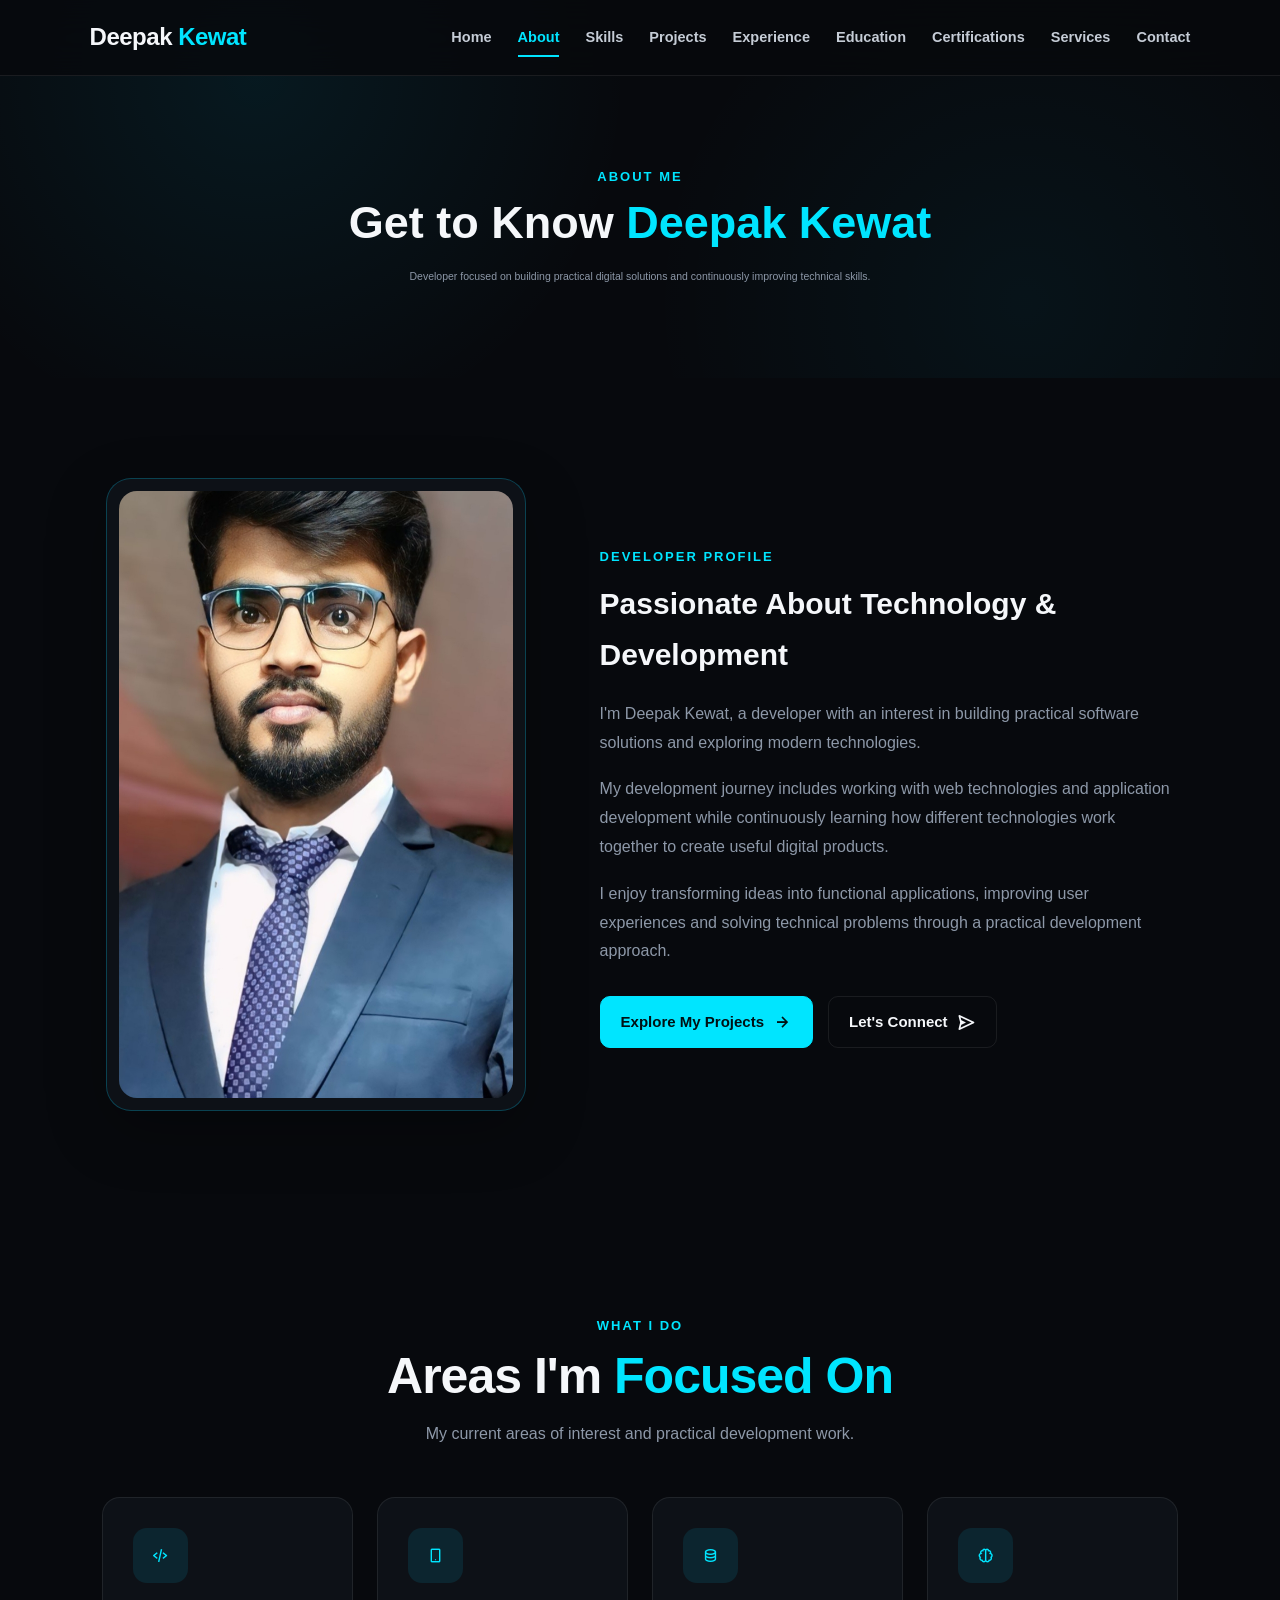
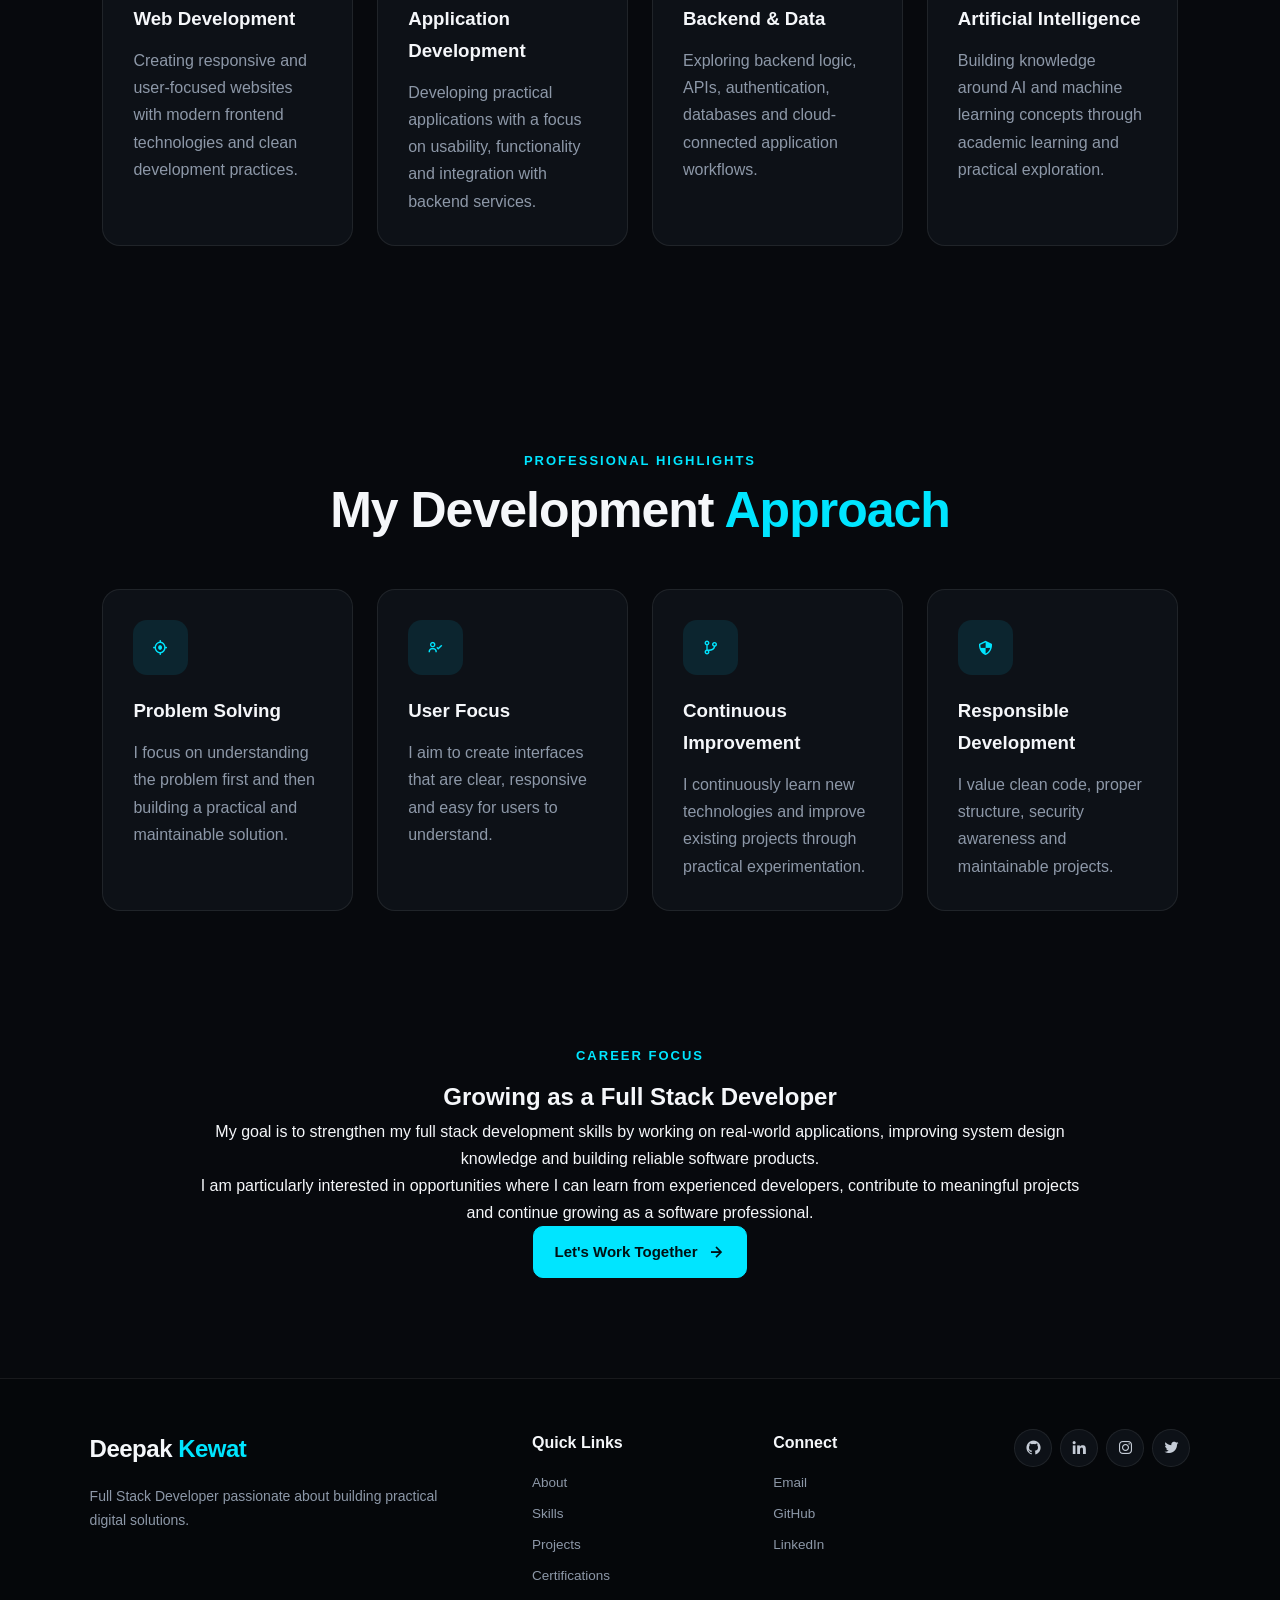
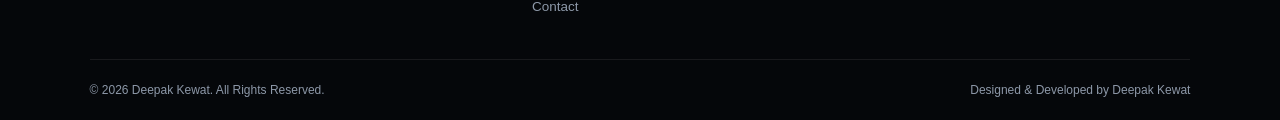
<file: about.html>
<!DOCTYPE html>
<html lang="en">
<head>

    <meta charset="UTF-8">

    <meta name="viewport" content="width=device-width, initial-scale=1.0">

    <meta name="description"
        content="About Deepak Kewat - Full Stack Developer, developer profile, technical interests and professional journey.">

    <meta name="author" content="Deepak Kewat">

    <title>About Me | Deepak Kewat</title>

    <link rel="icon" type="image/png" href="./public/favicon.png">

    <!-- Boxicons -->
    <link
        href="https://unpkg.com/boxicons@2.1.4/css/boxicons.min.css"
        rel="stylesheet">

    <!-- Main CSS -->
    <link rel="stylesheet" href="./css/style.css">

</head>


<body>

    <!-- ================= HEADER ================= -->

    <header class="header">

        <a href="index.html" class="logo">
            Deepak <span>Kewat</span>
        </a>


        <button
            class="menu-toggle"
            id="menu-icon"
            aria-label="Open navigation menu"
            aria-expanded="false">

            <i class="bx bx-menu"></i>

        </button>


        <nav class="navbar" id="navbar">

            <a href="index.html">Home</a>

            <a href="about.html" class="active">
                About
            </a>

            <a href="skills.html">
                Skills
            </a>

            <a href="projects.html">
                Projects
            </a>

            <a href="experience.html">
                Experience
            </a>

            <a href="education.html">
                Education
            </a>

            <a href="certifications.html">
                Certifications
            </a>

            <a href="services.html">
                Services
            </a>

            <a href="contact.html">
                Contact
            </a>

        </nav>

    </header>



    <!-- ================= MAIN ================= -->

    <main>


        <!-- ================= PAGE HERO ================= -->

        <section class="page-hero">

            <div class="page-hero-content">

                <span class="section-label">
                    About Me
                </span>

                <h1>
                    Get to Know <span>Deepak Kewat</span>
                </h1>

                <p>
                    Developer focused on building practical digital
                    solutions and continuously improving technical
                    skills.
                </p>

            </div>

        </section>



        <!-- ================= ABOUT PROFILE ================= -->

        <section class="about-profile">

            <div class="about-profile-image">

                <div class="profile-image-wrapper">

                    <img
                        src="./public/deepak.jpg"
                        alt="Deepak Kewat"
                        loading="lazy">

                </div>

            </div>


            <div class="about-profile-content">

                <span class="section-label">
                    Developer Profile
                </span>

                <h2>
                    Passionate About
                    <span>Technology & Development</span>
                </h2>

                <p>
                    I'm Deepak Kewat, a developer with an interest in
                    building practical software solutions and exploring
                    modern technologies.
                </p>

                <p>
                    My development journey includes working with web
                    technologies and application development while
                    continuously learning how different technologies
                    work together to create useful digital products.
                </p>

                <p>
                    I enjoy transforming ideas into functional
                    applications, improving user experiences and
                    solving technical problems through a practical
                    development approach.
                </p>


                <div class="about-actions">

                    <a href="projects.html" class="btn">

                        Explore My Projects

                        <i class="bx bx-right-arrow-alt"></i>

                    </a>

                    <a href="contact.html"
                        class="btn btn-outline">

                        Let's Connect

                        <i class="bx bx-send"></i>

                    </a>

                </div>

            </div>

        </section>



        <!-- ================= WHAT I DO ================= -->

        <section class="what-i-do">

            <div class="section-header">

                <span class="section-label">
                    What I Do
                </span>

                <h2>
                    Areas I'm <span>Focused On</span>
                </h2>

                <p>
                    My current areas of interest and practical development
                    work.
                </p>

            </div>


            <div class="about-focus-grid">


                <!-- Card 1 -->

                <article class="focus-card">

                    <div class="focus-icon">

                        <i class="bx bx-code-alt"></i>

                    </div>

                    <h3>
                        Web Development
                    </h3>

                    <p>
                        Creating responsive and user-focused websites
                        with modern frontend technologies and clean
                        development practices.
                    </p>

                </article>



                <!-- Card 2 -->

                <article class="focus-card">

                    <div class="focus-icon">

                        <i class="bx bx-mobile-alt"></i>

                    </div>

                    <h3>
                        Application Development
                    </h3>

                    <p>
                        Developing practical applications with a focus
                        on usability, functionality and integration with
                        backend services.
                    </p>

                </article>



                <!-- Card 3 -->

                <article class="focus-card">

                    <div class="focus-icon">

                        <i class="bx bx-data"></i>

                    </div>

                    <h3>
                        Backend & Data
                    </h3>

                    <p>
                        Exploring backend logic, APIs, authentication,
                        databases and cloud-connected application
                        workflows.
                    </p>

                </article>



                <!-- Card 4 -->

                <article class="focus-card">

                    <div class="focus-icon">

                        <i class="bx bx-brain"></i>

                    </div>

                    <h3>
                        Artificial Intelligence
                    </h3>

                    <p>
                        Building knowledge around AI and machine learning
                        concepts through academic learning and practical
                        exploration.
                    </p>

                </article>

            </div>

        </section>



        <!-- ================= PROFESSIONAL HIGHLIGHTS ================= -->

        <section class="professional-highlights">

            <div class="section-header">

                <span class="section-label">
                    Professional Highlights
                </span>

                <h2>
                    My Development <span>Approach</span>
                </h2>

            </div>


            <div class="highlights-grid">


                <div class="professional-card">

                    <i class="bx bx-target-lock"></i>

                    <div>

                        <h3>
                            Problem Solving
                        </h3>

                        <p>
                            I focus on understanding the problem first
                            and then building a practical and maintainable
                            solution.
                        </p>

                    </div>

                </div>



                <div class="professional-card">

                    <i class="bx bx-user-check"></i>

                    <div>

                        <h3>
                            User Focus
                        </h3>

                        <p>
                            I aim to create interfaces that are clear,
                            responsive and easy for users to understand.
                        </p>

                    </div>

                </div>



                <div class="professional-card">

                    <i class="bx bx-git-branch"></i>

                    <div>

                        <h3>
                            Continuous Improvement
                        </h3>

                        <p>
                            I continuously learn new technologies and
                            improve existing projects through practical
                            experimentation.
                        </p>

                    </div>

                </div>



                <div class="professional-card">

                    <i class="bx bx-shield-quarter"></i>

                    <div>

                        <h3>
                            Responsible Development
                        </h3>

                        <p>
                            I value clean code, proper structure,
                            security awareness and maintainable projects.
                        </p>

                    </div>

                </div>

            </div>

        </section>



        <!-- ================= CAREER FOCUS ================= -->

        <section class="career-focus">

            <div class="career-focus-content">

                <span class="section-label">
                    Career Focus
                </span>

                <h2>
                    Growing as a
                    <span>Full Stack Developer</span>
                </h2>

                <p>
                    My goal is to strengthen my full stack development
                    skills by working on real-world applications,
                    improving system design knowledge and building
                    reliable software products.
                </p>

                <p>
                    I am particularly interested in opportunities where
                    I can learn from experienced developers, contribute
                    to meaningful projects and continue growing as a
                    software professional.
                </p>

                <a href="contact.html" class="btn">

                    Let's Work Together

                    <i class="bx bx-right-arrow-alt"></i>

                </a>

            </div>

        </section>

    </main>



    <!-- ================= FOOTER ================= -->

    <footer class="footer">

        <div class="footer-content">


            <div class="footer-brand">

                <a href="index.html" class="logo">
                    Deepak <span>Kewat</span>
                </a>

                <p>
                    Full Stack Developer passionate about building
                    practical digital solutions.
                </p>

            </div>



            <div class="footer-links">

                <h3>
                    Quick Links
                </h3>

                <a href="about.html">
                    About
                </a>

                <a href="skills.html">
                    Skills
                </a>

                <a href="projects.html">
                    Projects
                </a>

                <a href="certifications.html">
                    Certifications
                </a>

                <a href="contact.html">
                    Contact
                </a>

            </div>



            <div class="footer-links">

                <h3>
                    Connect
                </h3>

                <a href="mailto:deepakkewat768@gmail.com">
                    Email
                </a>

                <a
                    href="https://github.com/486220whitedevil"
                    target="_blank"
                    rel="noopener noreferrer">
                    GitHub
                </a>

                <a
                    href="https://www.linkedin.com/in/deepak-kewat-5621a922"
                    target="_blank"
                    rel="noopener noreferrer">
                    LinkedIn
                </a>

            </div>



            <div class="footer-social">

                <a
                    href="https://github.com/486220whitedevil"
                    target="_blank"
                    rel="noopener noreferrer"
                    aria-label="GitHub">

                    <i class="bx bxl-github"></i>

                </a>


                <a
                    href="https://www.linkedin.com/in/deepak-kewat-5621a922"
                    target="_blank"
                    rel="noopener noreferrer"
                    aria-label="LinkedIn">

                    <i class="bx bxl-linkedin"></i>

                </a>


                <a
                    href="https://www.instagram.com/er.deepak_344/"
                    target="_blank"
                    rel="noopener noreferrer"
                    aria-label="Instagram">

                    <i class="bx bxl-instagram"></i>

                </a>


                <a
                    href="https://x.com/Deepakk30309555"
                    target="_blank"
                    rel="noopener noreferrer"
                    aria-label="X">

                    <i class="bx bxl-twitter"></i>

                </a>

            </div>

        </div>



        <div class="footer-bottom">

            <p>
                ©
                <span id="current-year"></span>
                Deepak Kewat. All Rights Reserved.
            </p>

            <p>
                Designed & Developed by Deepak Kewat
            </p>

        </div>

    </footer>



    <!-- JavaScript -->

    <script src="./js/script.js"></script>

</body>

</html>
</file>
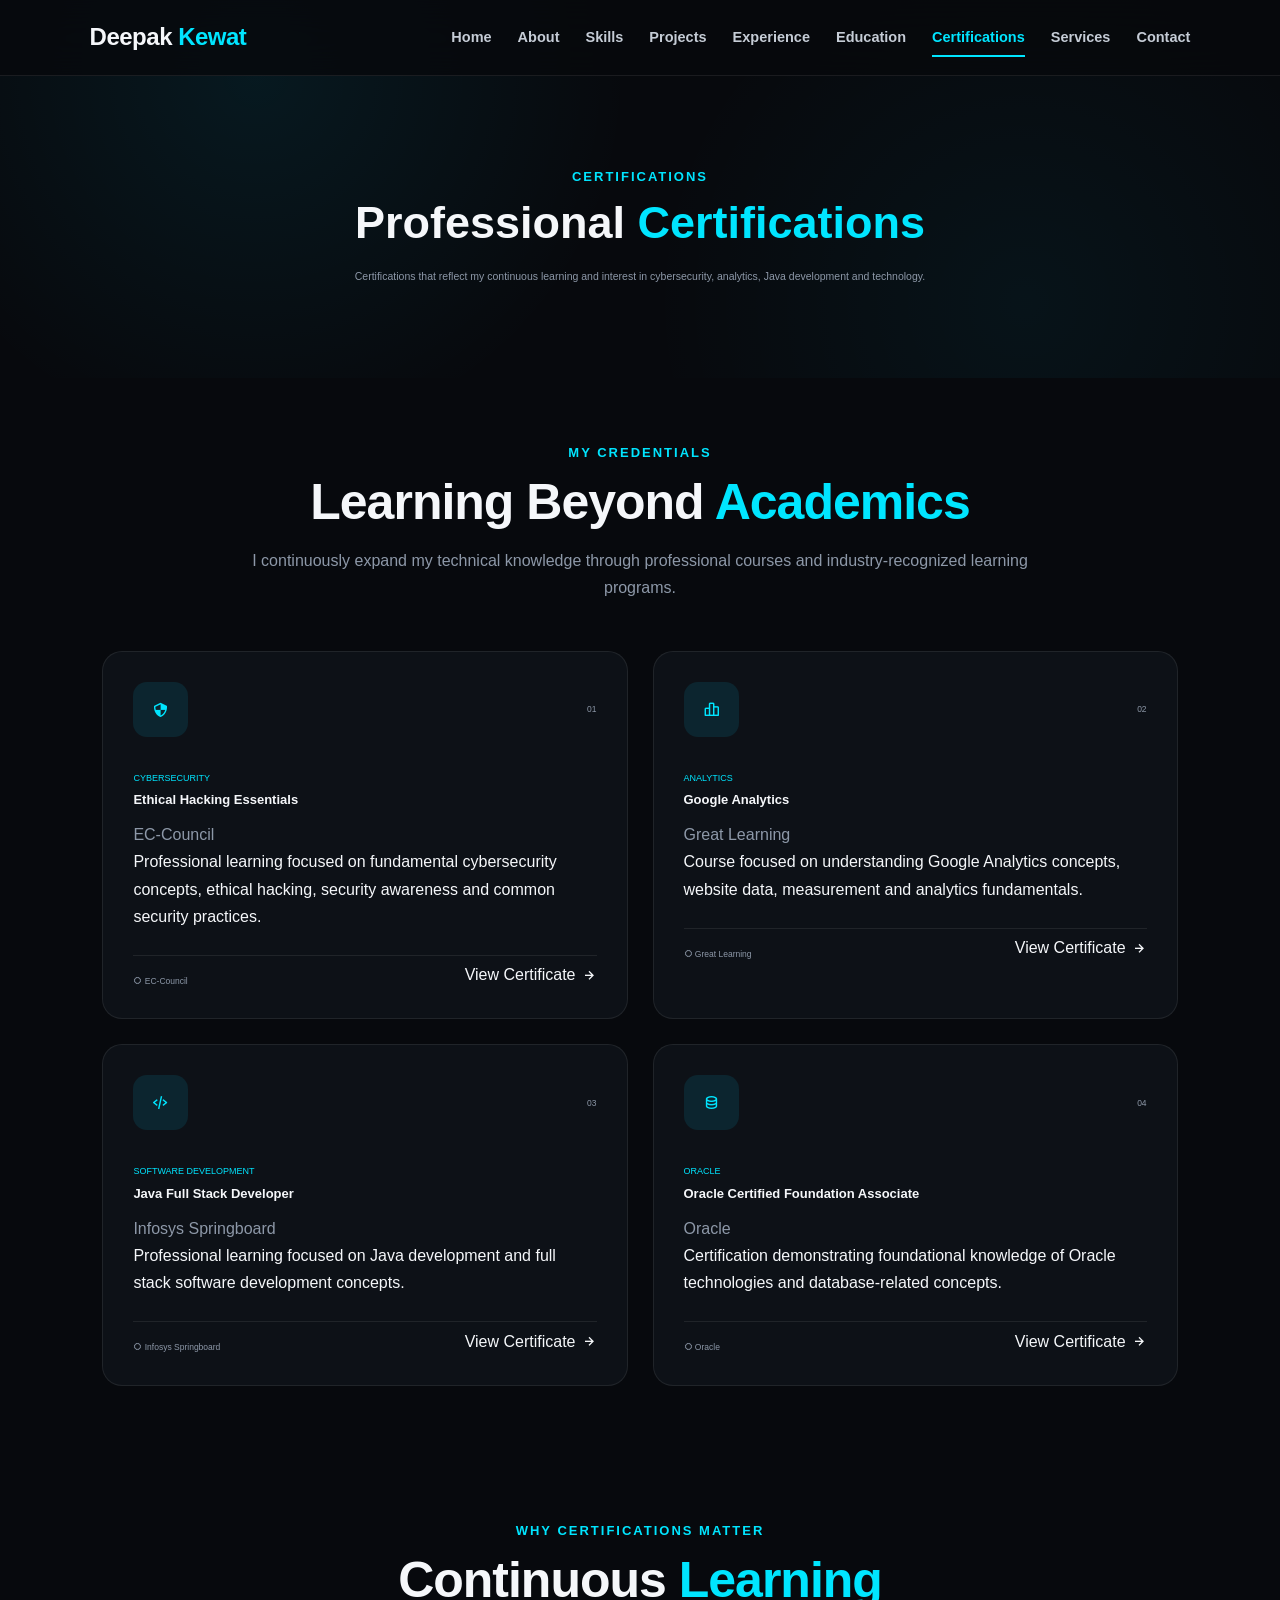
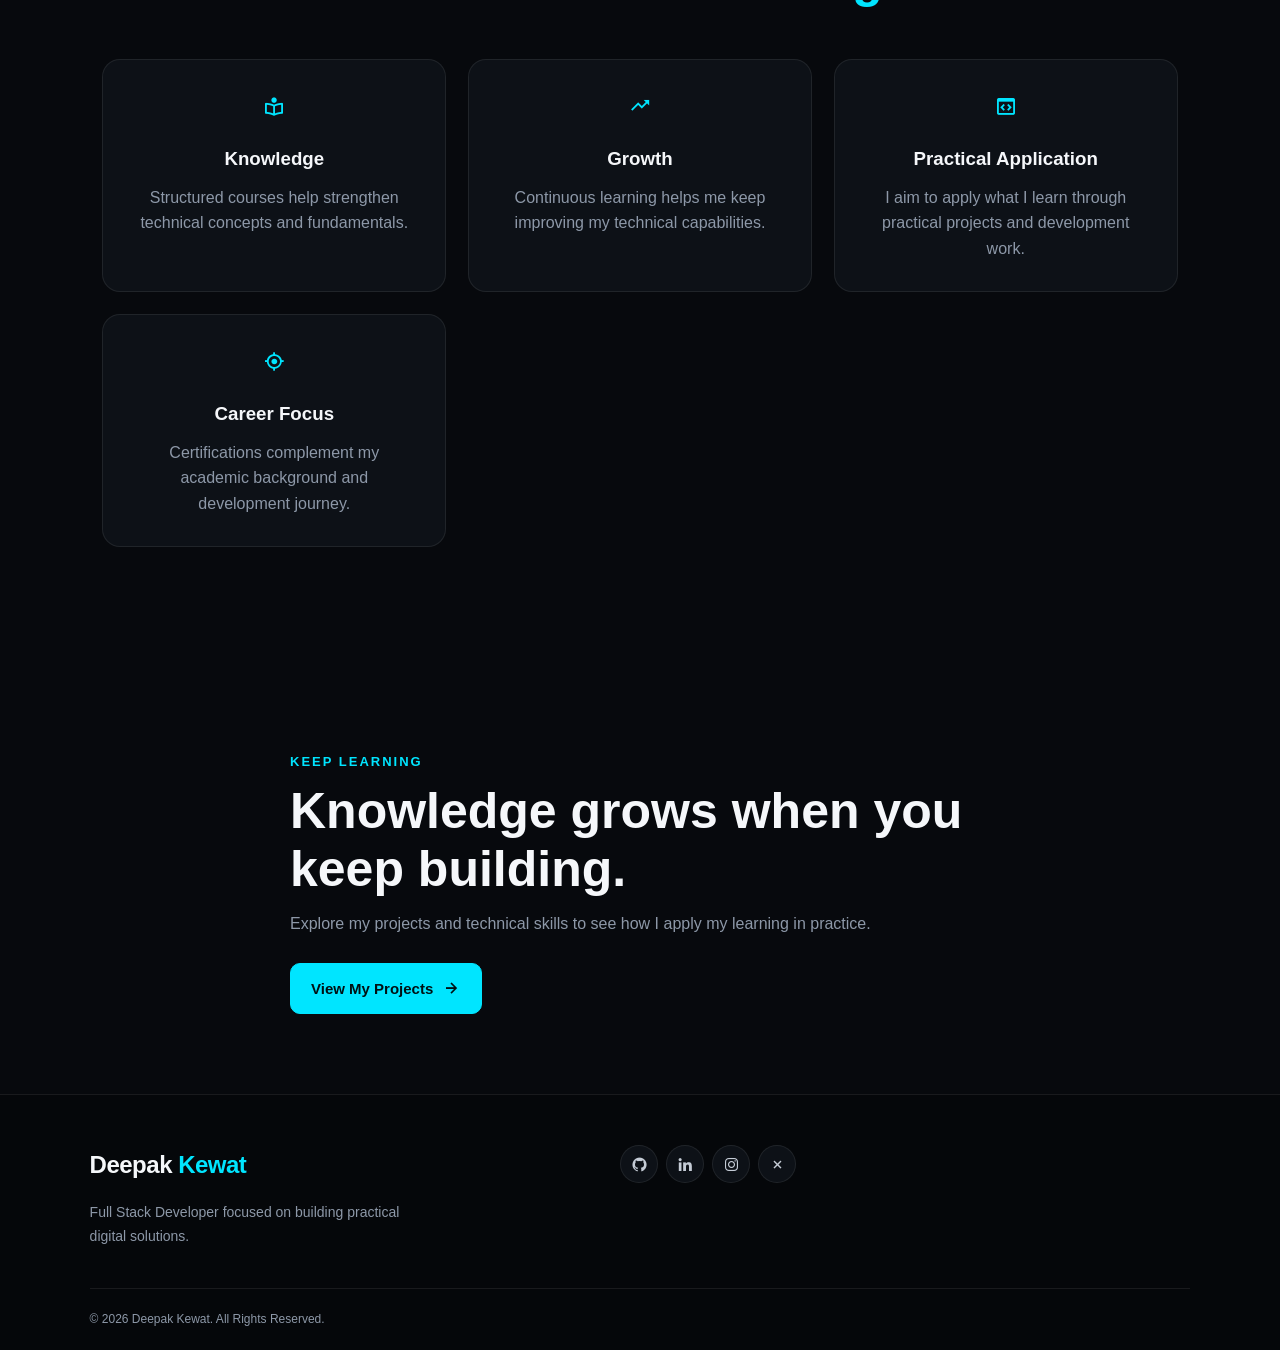
<file: certifications.html>
<!DOCTYPE html>
<html lang="en">

<head>

    <meta charset="UTF-8">

    <meta name="viewport" content="width=device-width, initial-scale=1.0">

    <meta name="description"
        content="Professional certifications earned by Deepak Kewat in ethical hacking, analytics, Java full stack development and Oracle technologies.">

    <meta name="author" content="Deepak Kewat">

    <title>Certifications | Deepak Kewat</title>

    <link rel="icon" type="image/png" href="./public/favicon.png">

    <!-- Boxicons -->
    <link href="https://unpkg.com/boxicons@2.1.4/css/boxicons.min.css" rel="stylesheet">

    <!-- Main CSS -->
    <link rel="stylesheet" href="./css/style.css">

</head>


<body>


    <!-- ================= HEADER ================= -->

    <header class="header">

        <a href="index.html" class="logo">
            Deepak <span>Kewat</span>
        </a>


        <button class="menu-icon" id="menu-icon" aria-label="Open navigation menu" aria-expanded="false">

            <i class="bx bx-menu"></i>

        </button>


        <nav class="navbar" id="navbar">

            <a href="index.html">
                Home
            </a>

            <a href="about.html">
                About
            </a>

            <a href="skills.html">
                Skills
            </a>

            <a href="projects.html">
                Projects
            </a>

            <a href="experience.html">
                Experience
            </a>

            <a href="education.html">
                Education
            </a>

            <a href="certifications.html" class="active">
                Certifications
            </a>

            <a href="services.html">
                Services
            </a>

            <a href="contact.html">
                Contact
            </a>

        </nav>

    </header>



    <!-- ================= MAIN ================= -->

    <main>


        <!-- ================= PAGE HERO ================= -->

        <section class="page-hero">

            <div class="page-hero-content">

                <span class="section-label">
                    CERTIFICATIONS
                </span>


                <h1>

                    Professional

                    <span>
                        Certifications
                    </span>

                </h1>


                <p>

                    Certifications that reflect my continuous learning
                    and interest in cybersecurity, analytics, Java
                    development and technology.

                </p>

            </div>

        </section>



        <!-- ================= CERTIFICATIONS ================= -->

        <section class="certifications-section">


            <div class="section-header">

                <span class="section-label">
                    MY CREDENTIALS
                </span>


                <h2>

                    Learning Beyond

                    <span>
                        Academics
                    </span>

                </h2>


                <p>

                    I continuously expand my technical knowledge through
                    professional courses and industry-recognized learning
                    programs.

                </p>

            </div>



            <div class="certifications-grid">


                <!-- ================= CERTIFICATE 1 ================= -->

                <article class="certificate-card">


                    <div class="certificate-top">

                        <div class="certificate-icon">

                            <i class="bx bx-shield-quarter"></i>

                        </div>


                        <span class="certificate-number">
                            01
                        </span>

                    </div>



                    <div class="certificate-content">

                        <span class="certificate-category">
                            CYBERSECURITY
                        </span>


                        <h3>

                            Ethical Hacking Essentials

                        </h3>


                        <p class="certificate-issuer">

                            EC-Council

                        </p>


                        <p>

                            Professional learning focused on fundamental
                            cybersecurity concepts, ethical hacking,
                            security awareness and common security
                            practices.

                        </p>


                        <div class="certificate-footer">

                            <span>

                                <i class="bx bx-certification"></i>

                                EC-Council

                            </span>

                        </div>

                        <a href="https://github.com/486220whitedevil/Certifications/blob/main/Ethical%20Hacking%20Essentials.png"
                            target="_blank" rel="noopener noreferrer" class="view-certificate">

                            View Certificate
                            <i class="bx bx-right-arrow-alt"></i>

                        </a>

                    </div>

                </article>



                <!-- ================= CERTIFICATE 2 ================= -->

                <article class="certificate-card">


                    <div class="certificate-top">

                        <div class="certificate-icon">

                            <i class="bx bx-bar-chart-alt-2"></i>

                        </div>


                        <span class="certificate-number">
                            02
                        </span>

                    </div>



                    <div class="certificate-content">

                        <span class="certificate-category">
                            ANALYTICS
                        </span>


                        <h3>

                            Google Analytics

                        </h3>


                        <p class="certificate-issuer">

                            Great Learning

                        </p>


                        <p>

                            Course focused on understanding Google
                            Analytics concepts, website data,
                            measurement and analytics fundamentals.

                        </p>


                        <div class="certificate-footer">

                            <span>

                                <i class="bx bx-certification"></i>

                                Great Learning

                            </span>

                        </div>

                        <a href="https://github.com/486220whitedevil/Certifications/blob/main/Google%20Analyst.pdf"
                            target="_blank" rel="noopener noreferrer" class="view-certificate">

                            View Certificate
                            <i class="bx bx-right-arrow-alt"></i>

                        </a>

                    </div>

                </article>



                <!-- ================= CERTIFICATE 3 ================= -->

                <article class="certificate-card">


                    <div class="certificate-top">

                        <div class="certificate-icon">

                            <i class="bx bx-code-alt"></i>

                        </div>


                        <span class="certificate-number">
                            03
                        </span>

                    </div>



                    <div class="certificate-content">

                        <span class="certificate-category">
                            SOFTWARE DEVELOPMENT
                        </span>


                        <h3>

                            Java Full Stack Developer

                        </h3>


                        <p class="certificate-issuer">

                            Infosys Springboard

                        </p>


                        <p>

                            Professional learning focused on Java
                            development and full stack software
                            development concepts.

                        </p>


                        <div class="certificate-footer">

                            <span>

                                <i class="bx bx-certification"></i>

                                Infosys Springboard

                            </span>

                        </div>

                        <a href="https://github.com/486220whitedevil/Certifications/blob/main/TechA%20full%20stack%20Development.pdf"
                            target="_blank" rel="noopener noreferrer" class="view-certificate">

                            View Certificate
                            <i class="bx bx-right-arrow-alt"></i>

                        </a>

                    </div>

                </article>



                <!-- ================= CERTIFICATE 4 ================= -->

                <article class="certificate-card">


                    <div class="certificate-top">

                        <div class="certificate-icon">

                            <i class="bx bx-data"></i>

                        </div>


                        <span class="certificate-number">
                            04
                        </span>

                    </div>



                    <div class="certificate-content">

                        <span class="certificate-category">
                            ORACLE
                        </span>


                        <h3>

                            Oracle Certified Foundation Associate

                        </h3>


                        <p class="certificate-issuer">

                            Oracle

                        </p>


                        <p>

                            Certification demonstrating foundational
                            knowledge of Oracle technologies and
                            database-related concepts.

                        </p>


                        <div class="certificate-footer">

                            <span>

                                <i class="bx bx-certification"></i>

                                Oracle

                            </span>

                        </div>

                        <a href="https://github.com/486220whitedevil/Certifications/blob/main/Oracle%20Cloud.pdf"
                            target="_blank" rel="noopener noreferrer" class="view-certificate">

                            View Certificate
                            <i class="bx bx-right-arrow-alt"></i>

                        </a>

                    </div>

                </article>


            </div>

        </section>



        <!-- ================= CERTIFICATION VALUE ================= -->

        <section class="certification-value">


            <div class="section-header">

                <span class="section-label">
                    WHY CERTIFICATIONS MATTER
                </span>


                <h2>

                    Continuous

                    <span>
                        Learning
                    </span>

                </h2>

            </div>



            <div class="certification-value-grid">


                <div class="certification-value-card">

                    <div class="value-icon">

                        <i class="bx bx-book-reader"></i>

                    </div>


                    <h3>
                        Knowledge
                    </h3>


                    <p>

                        Structured courses help strengthen
                        technical concepts and fundamentals.

                    </p>

                </div>



                <div class="certification-value-card">

                    <div class="value-icon">

                        <i class="bx bx-trending-up"></i>

                    </div>


                    <h3>
                        Growth
                    </h3>


                    <p>

                        Continuous learning helps me keep improving
                        my technical capabilities.

                    </p>

                </div>



                <div class="certification-value-card">

                    <div class="value-icon">

                        <i class="bx bx-code-block"></i>

                    </div>


                    <h3>
                        Practical Application
                    </h3>


                    <p>

                        I aim to apply what I learn through
                        practical projects and development work.

                    </p>

                </div>



                <div class="certification-value-card">

                    <div class="value-icon">

                        <i class="bx bx-target-lock"></i>

                    </div>


                    <h3>
                        Career Focus
                    </h3>


                    <p>

                        Certifications complement my academic
                        background and development journey.

                    </p>

                </div>


            </div>

        </section>



        <!-- ================= CTA ================= -->

        <section class="cta-section">


            <div class="cta-content">

                <span class="section-label">
                    KEEP LEARNING
                </span>


                <h2>

                    Knowledge grows when

                    <span>
                        you keep building.
                    </span>

                </h2>


                <p>

                    Explore my projects and technical skills
                    to see how I apply my learning in practice.

                </p>


                <a href="projects.html" class="btn btn-primary">

                    View My Projects

                    <i class="bx bx-right-arrow-alt"></i>

                </a>

            </div>

        </section>


    </main>



    <!-- ================= FOOTER ================= -->

    <footer class="footer">


        <div class="footer-content">


            <div class="footer-brand">

                <a href="index.html" class="logo">

                    Deepak <span>Kewat</span>

                </a>


                <p>

                    Full Stack Developer focused on building
                    practical digital solutions.

                </p>

            </div>



            <div class="footer-social">


                <a href="https://github.com/486220whitedevil" target="_blank" rel="noopener noreferrer"
                    aria-label="GitHub">

                    <i class="bx bxl-github"></i>

                </a>



                <a href="https://www.linkedin.com/in/deepak-kewat-5621a922" target="_blank" rel="noopener noreferrer"
                    aria-label="LinkedIn">

                    <i class="bx bxl-linkedin"></i>

                </a>



                <a href="https://www.instagram.com/er.deepak_344/" target="_blank" rel="noopener noreferrer"
                    aria-label="Instagram">

                    <i class="bx bxl-instagram"></i>

                </a>



                <a href="https://x.com/Deepakk30309555" target="_blank" rel="noopener noreferrer" aria-label="X">

                    <i class="bx bx-x"></i>

                </a>


            </div>


        </div>



        <div class="footer-bottom">

            <p>

                &copy;

                <span id="current-year"></span>

                Deepak Kewat.
                All Rights Reserved.

            </p>

        </div>


    </footer>



    <!-- Main JavaScript -->

    <script src="./js/script.js"></script>


</body>

</html>
</file>
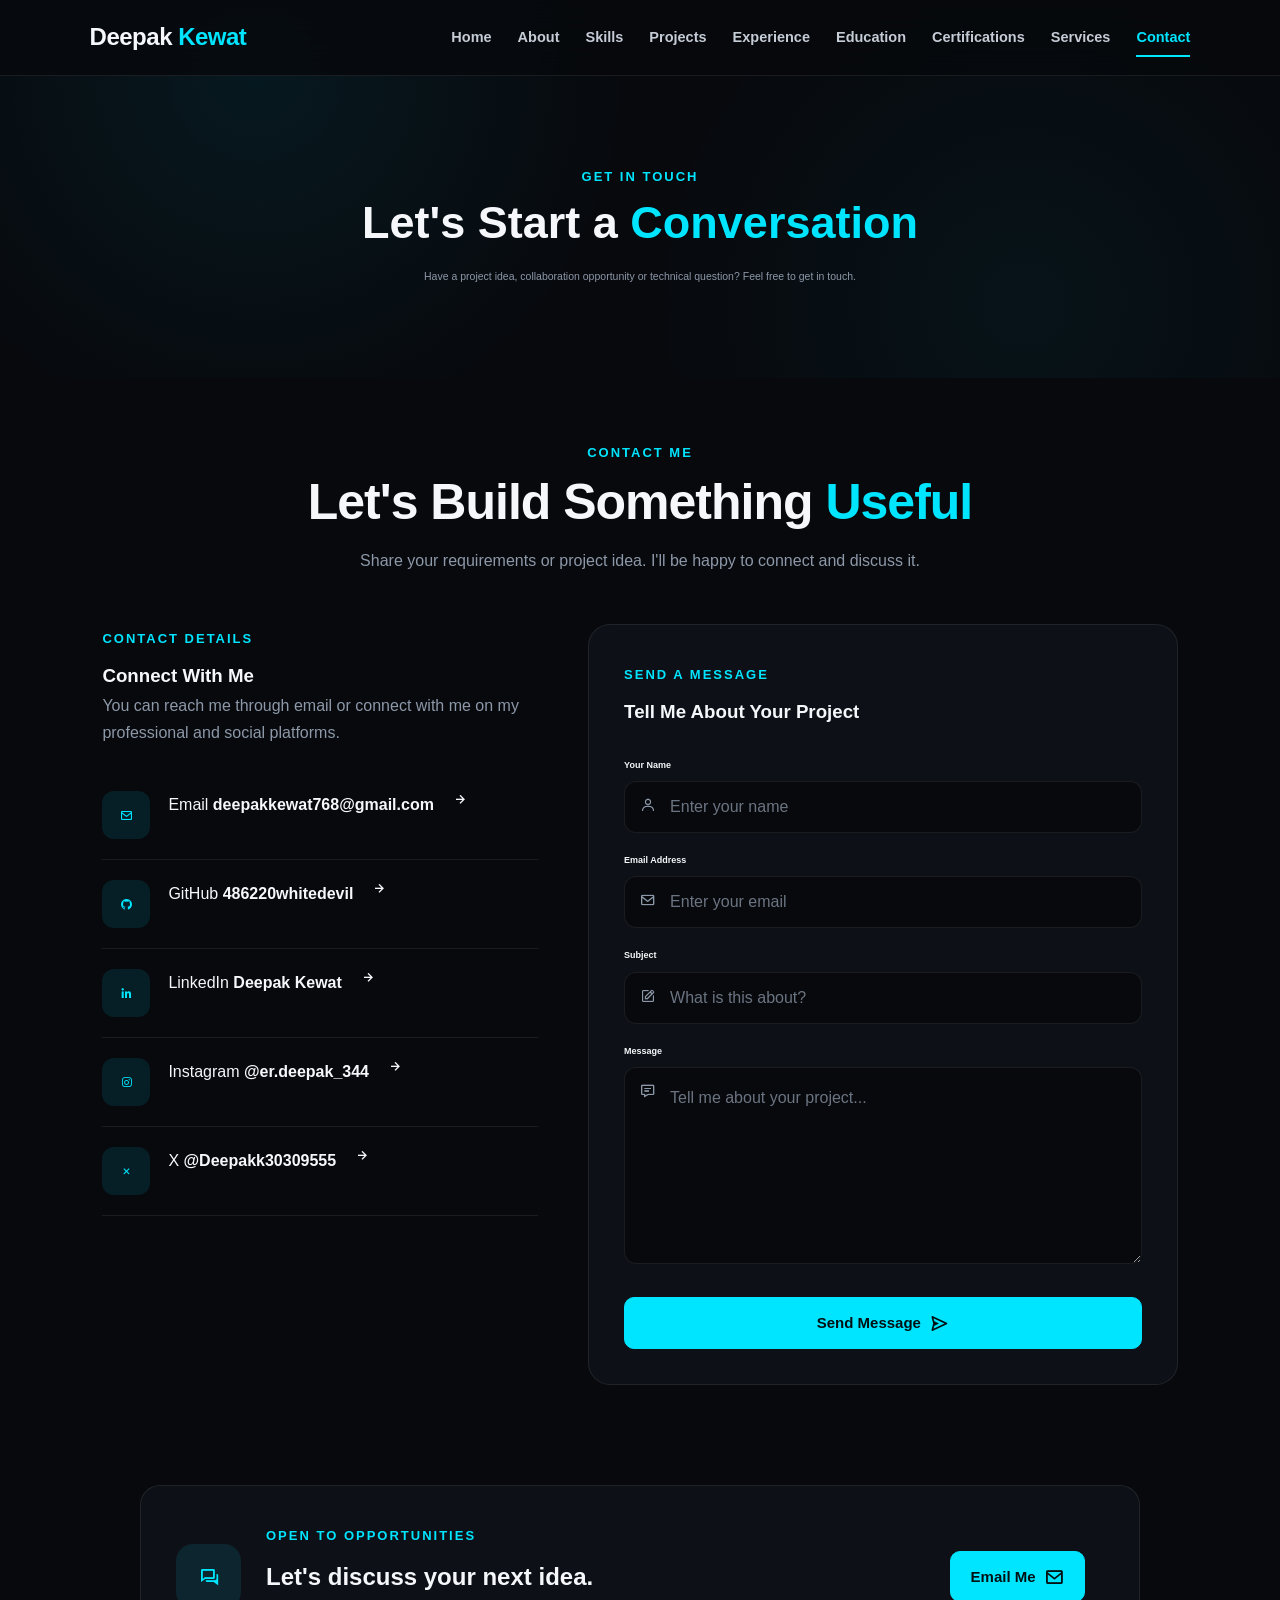
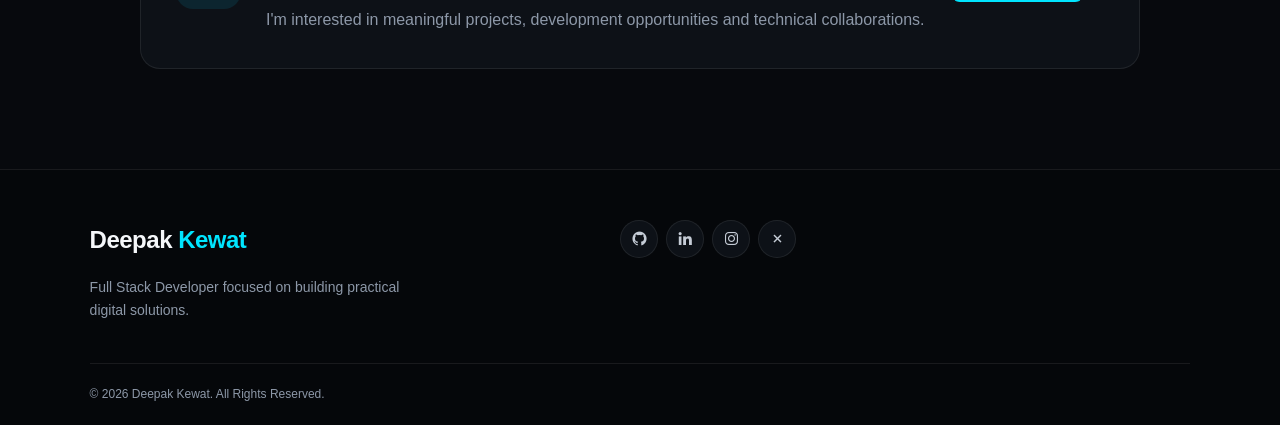
<file: contact.html>
<!DOCTYPE html>
<html lang="en">
<head>

    <meta charset="UTF-8">

    <meta name="viewport" content="width=device-width, initial-scale=1.0">

    <meta
        name="description"
        content="Contact Deepak Kewat for web development, Android application development and technology projects."
    >

    <meta name="author" content="Deepak Kewat">

    <title>Contact | Deepak Kewat</title>

    <link rel="icon" type="image/png" href="./public/favicon.png">

    <!-- Boxicons -->
    <link
        href="https://unpkg.com/boxicons@2.1.4/css/boxicons.min.css"
        rel="stylesheet"
    >

    <!-- Main CSS -->
    <link rel="stylesheet" href="./css/style.css">

</head>


<body>


    <!-- ================= HEADER ================= -->

    <header class="header">


        <a href="index.html" class="logo">

            Deepak <span>Kewat</span>

        </a>



        <button
            class="menu-icon"
            id="menu-icon"
            aria-label="Open navigation menu"
            aria-expanded="false"
        >

            <i class="bx bx-menu"></i>

        </button>



        <nav class="navbar" id="navbar">


            <a href="index.html">
                Home
            </a>


            <a href="about.html">
                About
            </a>


            <a href="skills.html">
                Skills
            </a>


            <a href="projects.html">
                Projects
            </a>


            <a href="experience.html">
                Experience
            </a>


            <a href="education.html">
                Education
            </a>


            <a href="certifications.html">
                Certifications
            </a>


            <a href="services.html">
                Services
            </a>


            <a href="contact.html" class="active">
                Contact
            </a>


        </nav>


    </header>



    <!-- ================= MAIN ================= -->

    <main>


        <!-- ================= PAGE HERO ================= -->

        <section class="page-hero">


            <div class="page-hero-content">


                <span class="section-label">
                    GET IN TOUCH
                </span>



                <h1>

                    Let's Start a

                    <span>
                        Conversation
                    </span>

                </h1>



                <p>

                    Have a project idea, collaboration opportunity
                    or technical question? Feel free to get in touch.

                </p>


            </div>


        </section>



        <!-- ================= CONTACT ================= -->

        <section class="contact-section">


            <div class="section-header">


                <span class="section-label">
                    CONTACT ME
                </span>



                <h2>

                    Let's Build Something

                    <span>
                        Useful
                    </span>

                </h2>



                <p>

                    Share your requirements or project idea.
                    I'll be happy to connect and discuss it.

                </p>


            </div>



            <div class="contact-container">


                <!-- ================= CONTACT INFO ================= -->

                <div class="contact-info">


                    <div class="contact-info-header">

                        <span class="section-label">
                            CONTACT DETAILS
                        </span>


                        <h3>
                            Connect With Me
                        </h3>


                        <p>

                            You can reach me through email or
                            connect with me on my professional
                            and social platforms.

                        </p>

                    </div>



                    <!-- EMAIL -->

                    <a
                        href="mailto:deepakkewat768@gmail.com"
                        class="contact-info-card"
                    >

                        <div class="contact-icon">

                            <i class="bx bx-envelope"></i>

                        </div>


                        <div>

                            <span>
                                Email
                            </span>

                            <strong>
                                deepakkewat768@gmail.com
                            </strong>

                        </div>


                        <i class="bx bx-right-arrow-alt"></i>

                    </a>



                    <!-- GITHUB -->

                    <a
                        href="https://github.com/486220whitedevil"
                        target="_blank"
                        rel="noopener noreferrer"
                        class="contact-info-card"
                    >

                        <div class="contact-icon">

                            <i class="bx bxl-github"></i>

                        </div>


                        <div>

                            <span>
                                GitHub
                            </span>

                            <strong>
                                486220whitedevil
                            </strong>

                        </div>


                        <i class="bx bx-right-arrow-alt"></i>

                    </a>



                    <!-- LINKEDIN -->

                    <a
                        href="https://www.linkedin.com/in/deepak-kewat-5621a9228"
                        target="_blank"
                        rel="noopener noreferrer"
                        class="contact-info-card"
                    >

                        <div class="contact-icon">

                            <i class="bx bxl-linkedin"></i>

                        </div>


                        <div>

                            <span>
                                LinkedIn
                            </span>

                            <strong>
                                Deepak Kewat
                            </strong>

                        </div>


                        <i class="bx bx-right-arrow-alt"></i>

                    </a>



                    <!-- INSTAGRAM -->

                    <a
                        href="https://www.instagram.com/er.deepak_344/"
                        target="_blank"
                        rel="noopener noreferrer"
                        class="contact-info-card"
                    >

                        <div class="contact-icon">

                            <i class="bx bxl-instagram"></i>

                        </div>


                        <div>

                            <span>
                                Instagram
                            </span>

                            <strong>
                                @er.deepak_344
                            </strong>

                        </div>


                        <i class="bx bx-right-arrow-alt"></i>

                    </a>



                    <!-- X -->

                    <a
                        href="https://x.com/Deepakk30309555"
                        target="_blank"
                        rel="noopener noreferrer"
                        class="contact-info-card"
                    >

                        <div class="contact-icon">

                            <i class="bx bx-x"></i>

                        </div>


                        <div>

                            <span>
                                X
                            </span>

                            <strong>
                                @Deepakk30309555
                            </strong>

                        </div>


                        <i class="bx bx-right-arrow-alt"></i>

                    </a>


                </div>



                <!-- ================= CONTACT FORM ================= -->

                <div class="contact-form-wrapper">


                    <div class="form-header">

                        <span class="section-label">
                            SEND A MESSAGE
                        </span>


                        <h3>
                            Tell Me About Your Project
                        </h3>

                    </div>



                    <form
                        action="https://formsubmit.co/deepakkewat768@gmail.com"
                        method="POST"
                        class="contact-form"
                    >


                        <!-- FormSubmit settings -->

                        <input
                            type="hidden"
                            name="_subject"
                            value="New Portfolio Contact - Deepak Kewat"
                        >

                        <input
                            type="hidden"
                            name="_captcha"
                            value="false"
                        >

                        <input
                            type="hidden"
                            name="_template"
                            value="table"
                        >


                        <!-- NAME -->

                        <div class="form-group">

                            <label for="name">
                                Your Name
                            </label>

                            <div class="input-wrapper">

                                <i class="bx bx-user"></i>

                                <input
                                    type="text"
                                    id="name"
                                    name="name"
                                    placeholder="Enter your name"
                                    autocomplete="name"
                                    required
                                >

                            </div>

                        </div>



                        <!-- EMAIL -->

                        <div class="form-group">

                            <label for="email">
                                Email Address
                            </label>

                            <div class="input-wrapper">

                                <i class="bx bx-envelope"></i>

                                <input
                                    type="email"
                                    id="email"
                                    name="email"
                                    placeholder="Enter your email"
                                    autocomplete="email"
                                    required
                                >

                            </div>

                        </div>



                        <!-- SUBJECT -->

                        <div class="form-group">

                            <label for="subject">
                                Subject
                            </label>

                            <div class="input-wrapper">

                                <i class="bx bx-edit"></i>

                                <input
                                    type="text"
                                    id="subject"
                                    name="subject"
                                    placeholder="What is this about?"
                                    required
                                >

                            </div>

                        </div>



                        <!-- MESSAGE -->

                        <div class="form-group">

                            <label for="message">
                                Message
                            </label>

                            <div class="input-wrapper textarea-wrapper">

                                <i class="bx bx-message-detail"></i>

                                <textarea
                                    id="message"
                                    name="message"
                                    rows="6"
                                    placeholder="Tell me about your project..."
                                    required
                                ></textarea>

                            </div>

                        </div>



                        <!-- SUBMIT -->

                        <button
                            type="submit"
                            class="btn btn-primary form-submit"
                        >

                            Send Message

                            <i class="bx bx-send"></i>

                        </button>


                    </form>


                </div>


            </div>


        </section>



        <!-- ================= AVAILABILITY ================= -->

        <section class="contact-availability">


            <div class="availability-container">


                <div class="availability-icon">

                    <i class="bx bx-conversation"></i>

                </div>



                <div class="availability-content">


                    <span class="section-label">
                        OPEN TO OPPORTUNITIES
                    </span>



                    <h2>

                        Let's discuss your

                        <span>
                            next idea.
                        </span>

                    </h2>



                    <p>

                        I'm interested in meaningful projects,
                        development opportunities and technical
                        collaborations.

                    </p>


                </div>



                <a
                    href="mailto:deepakkewat768@gmail.com"
                    class="btn btn-secondary"
                >

                    Email Me

                    <i class="bx bx-envelope"></i>

                </a>


            </div>


        </section>



    </main>



    <!-- ================= FOOTER ================= -->

    <footer class="footer">


        <div class="footer-content">


            <div class="footer-brand">


                <a href="index.html" class="logo">

                    Deepak <span>Kewat</span>

                </a>



                <p>

                    Full Stack Developer focused on building
                    practical digital solutions.

                </p>


            </div>



            <div class="footer-social">


                <a
                    href="https://github.com/486220whitedevil"
                    target="_blank"
                    rel="noopener noreferrer"
                    aria-label="GitHub"
                >

                    <i class="bx bxl-github"></i>

                </a>



                <a
                    href="https://www.linkedin.com/in/deepak-kewat-5621a922"
                    target="_blank"
                    rel="noopener noreferrer"
                    aria-label="LinkedIn"
                >

                    <i class="bx bxl-linkedin"></i>

                </a>



                <a
                    href="https://www.instagram.com/er.deepak_344/"
                    target="_blank"
                    rel="noopener noreferrer"
                    aria-label="Instagram"
                >

                    <i class="bx bxl-instagram"></i>

                </a>



                <a
                    href="https://x.com/Deepakk30309555"
                    target="_blank"
                    rel="noopener noreferrer"
                    aria-label="X"
                >

                    <i class="bx bx-x"></i>

                </a>


            </div>


        </div>



        <div class="footer-bottom">


            <p>

                &copy;

                <span id="current-year"></span>

                Deepak Kewat.
                All Rights Reserved.

            </p>


        </div>


    </footer>



    <!-- Main JavaScript -->

    <script src="./js/script.js"></script>


</body>

</html>
</file>
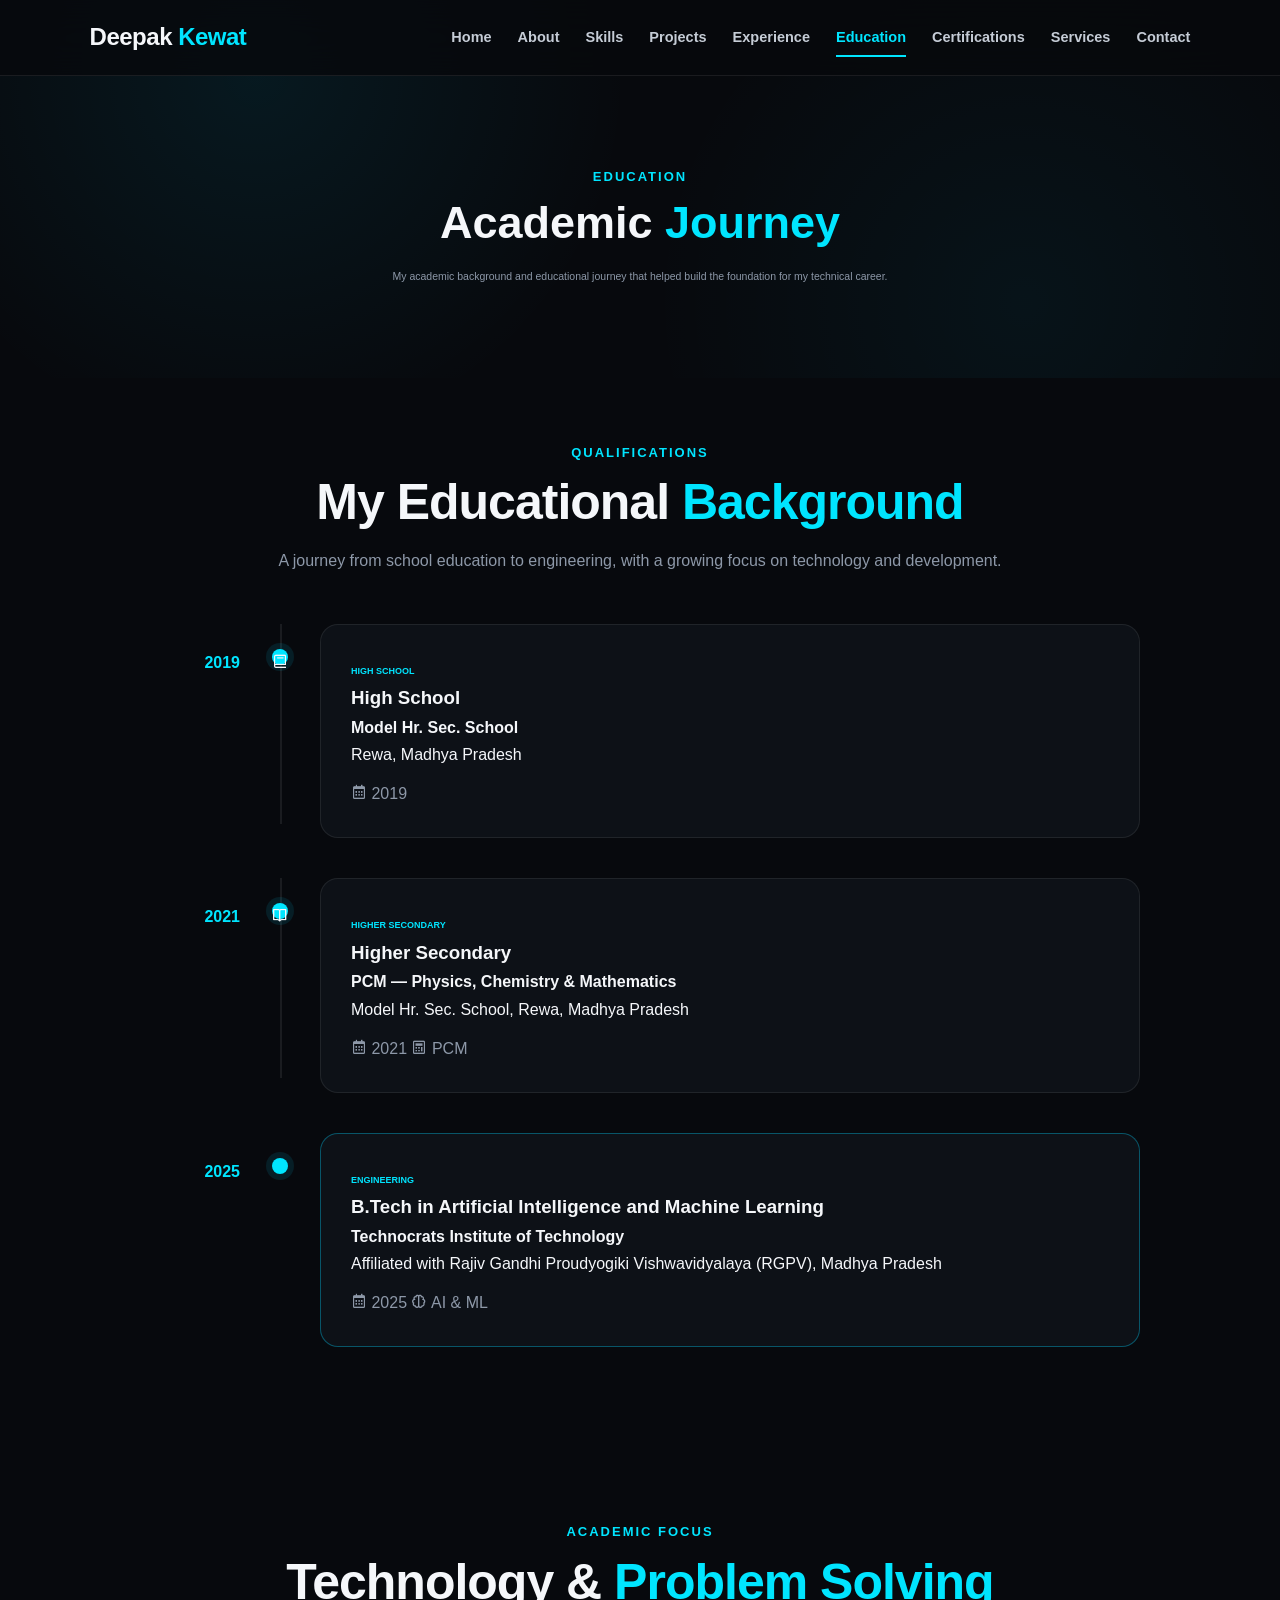
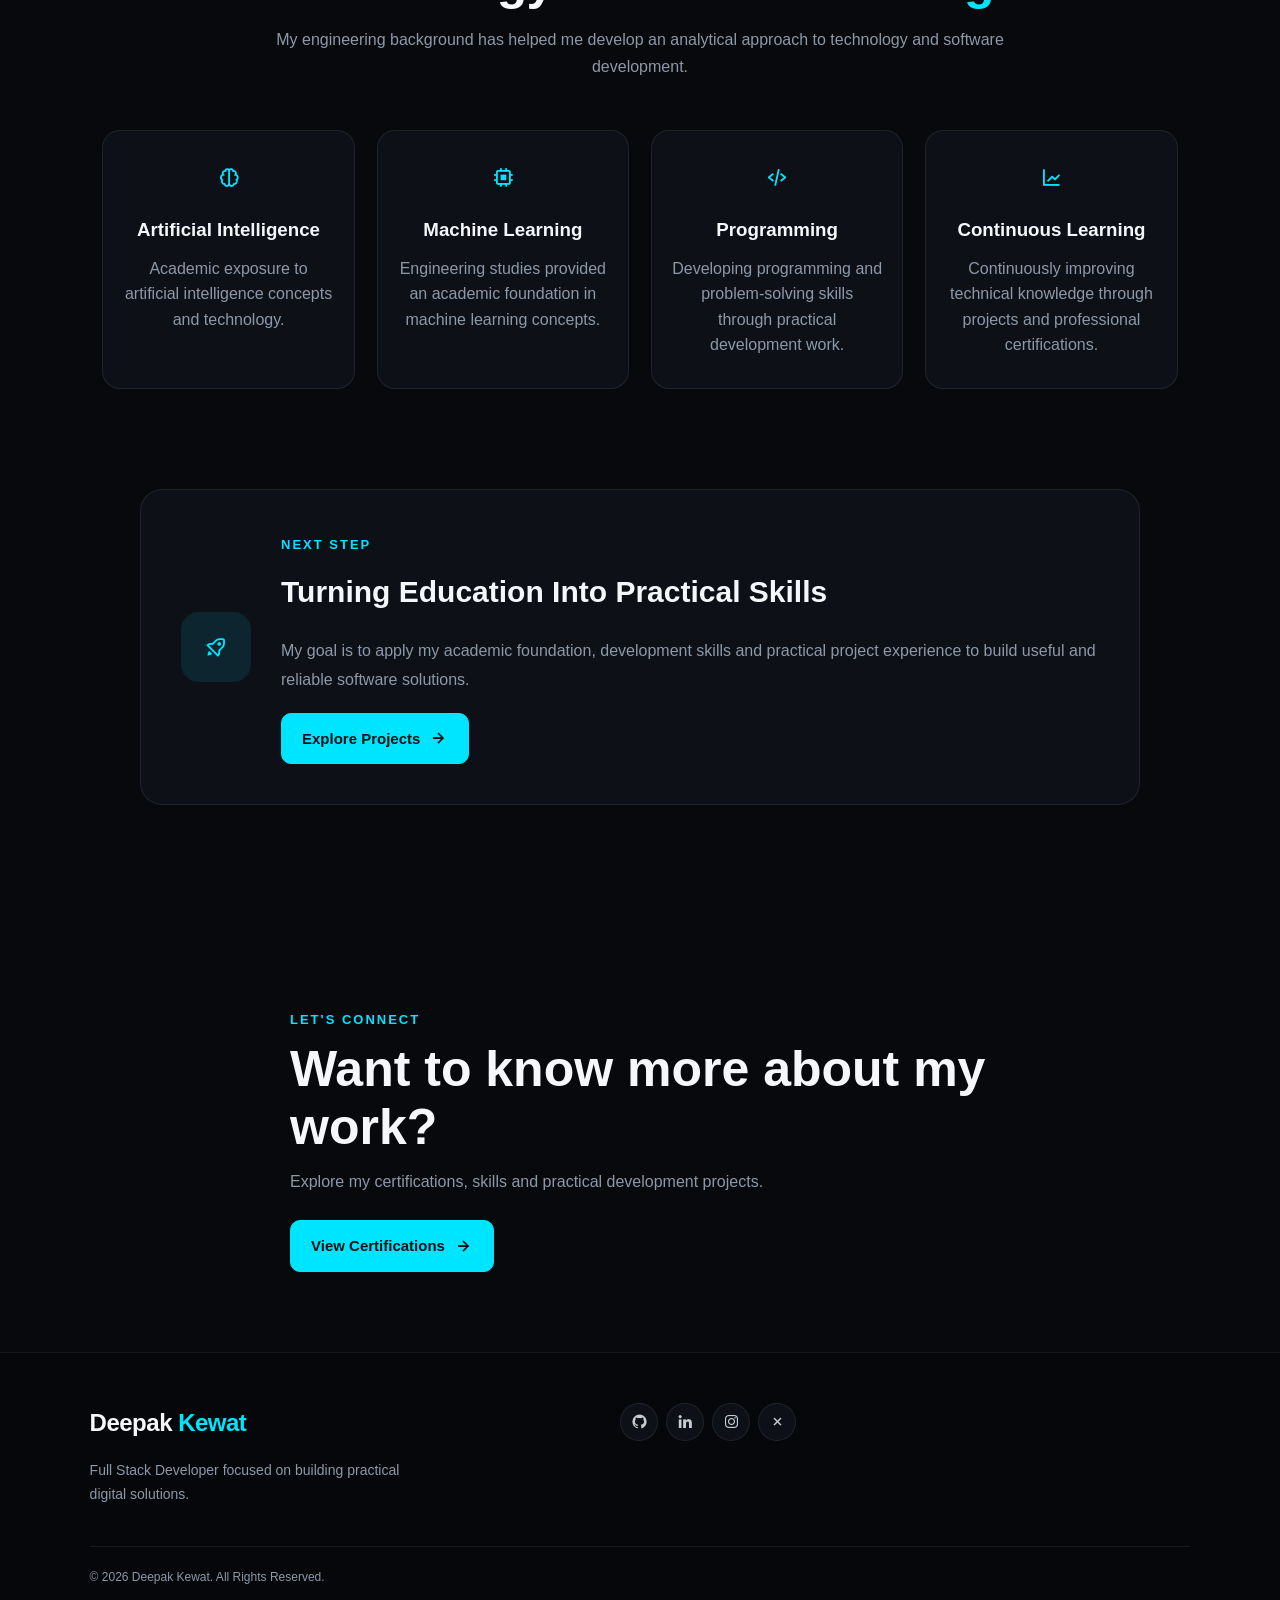
<file: education.html>
<!DOCTYPE html>
<html lang="en">
<head>
    <meta charset="UTF-8">
    <meta name="viewport" content="width=device-width, initial-scale=1.0">

    <meta
        name="description"
        content="Education background of Deepak Kewat, including B.Tech in Artificial Intelligence and Machine Learning."
    >

    <meta name="author" content="Deepak Kewat">

    <title>Education | Deepak Kewat</title>

    <link rel="icon" type="image/png" href="./public/favicon.png">

    <!-- Boxicons -->
    <link
        href="https://unpkg.com/boxicons@2.1.4/css/boxicons.min.css"
        rel="stylesheet"
    >

    <!-- Main CSS -->
    <link rel="stylesheet" href="./css/style.css">
</head>

<body>

    <!-- ================= HEADER ================= -->
    <header class="header">

        <a href="index.html" class="logo">
            Deepak <span>Kewat</span>
        </a>

        <button
            class="menu-icon"
            id="menu-icon"
            aria-label="Open navigation menu"
            aria-expanded="false"
        >
            <i class="bx bx-menu"></i>
        </button>

        <nav class="navbar" id="navbar">

            <a href="index.html">Home</a>

            <a href="about.html">About</a>

            <a href="skills.html">Skills</a>

            <a href="projects.html">Projects</a>

            <a href="experience.html">Experience</a>

            <a href="education.html" class="active">
                Education
            </a>

            <a href="certifications.html">
                Certifications
            </a>

            <a href="services.html">
                Services
            </a>

            <a href="contact.html">
                Contact
            </a>

        </nav>

    </header>


    <!-- ================= MAIN ================= -->
    <main>

        <!-- Page Hero -->
        <section class="page-hero">

            <div class="page-hero-content">

                <span class="section-label">
                    EDUCATION
                </span>

                <h1>
                    Academic
                    <span>Journey</span>
                </h1>

                <p>
                    My academic background and educational journey
                    that helped build the foundation for my technical career.
                </p>

            </div>

        </section>


        <!-- ================= EDUCATION TIMELINE ================= -->
        <section class="education-section">

            <div class="section-header">

                <span class="section-label">
                    QUALIFICATIONS
                </span>

                <h2>
                    My Educational
                    <span>Background</span>
                </h2>

                <p>
                    A journey from school education to engineering,
                    with a growing focus on technology and development.
                </p>

            </div>


            <div class="education-timeline">

                <!-- 2019 -->
                <div class="education-item">

                    <div class="education-year">
                        2019
                    </div>

                    <div class="education-line">

                        <span class="education-dot">
                            <i class="bx bx-book"></i>
                        </span>

                    </div>

                    <div class="education-card">

                        <span class="education-level">
                            HIGH SCHOOL
                        </span>

                        <h3>
                            High School
                        </h3>

                        <h4>
                            Model Hr. Sec. School
                        </h4>

                        <p>
                            Rewa, Madhya Pradesh
                        </p>

                        <div class="education-meta">

                            <span>
                                <i class="bx bx-calendar"></i>
                                2019
                            </span>

                        </div>

                    </div>

                </div>


                <!-- 2021 -->
                <div class="education-item">

                    <div class="education-year">
                        2021
                    </div>

                    <div class="education-line">

                        <span class="education-dot">
                            <i class="bx bx-book-open"></i>
                        </span>

                    </div>

                    <div class="education-card">

                        <span class="education-level">
                            HIGHER SECONDARY
                        </span>

                        <h3>
                            Higher Secondary
                        </h3>

                        <h4>
                            PCM — Physics, Chemistry &amp; Mathematics
                        </h4>

                        <p>
                            Model Hr. Sec. School, Rewa, Madhya Pradesh
                        </p>

                        <div class="education-meta">

                            <span>
                                <i class="bx bx-calendar"></i>
                                2021
                            </span>

                            <span>
                                <i class="bx bx-calculator"></i>
                                PCM
                            </span>

                        </div>

                    </div>

                </div>


                <!-- 2025 -->
                <div class="education-item">

                    <div class="education-year">
                        2025
                    </div>

                    <div class="education-line">

                        <span class="education-dot">
                            <i class="bx bx-graduation"></i>
                        </span>

                    </div>

                    <div class="education-card featured-education">

                        <span class="education-level">
                            ENGINEERING
                        </span>

                        <h3>
                            B.Tech in Artificial Intelligence
                            and Machine Learning
                        </h3>

                        <h4>
                            Technocrats Institute of Technology
                        </h4>

                        <p>
                            Affiliated with Rajiv Gandhi Proudyogiki
                            Vishwavidyalaya (RGPV), Madhya Pradesh
                        </p>

                        <div class="education-meta">

                            <span>
                                <i class="bx bx-calendar"></i>
                                2025
                            </span>

                            <span>
                                <i class="bx bx-brain"></i>
                                AI &amp; ML
                            </span>

                        </div>

                    </div>

                </div>

            </div>

        </section>


        <!-- ================= ACADEMIC FOCUS ================= -->
        <section class="academic-focus">

            <div class="section-header">

                <span class="section-label">
                    ACADEMIC FOCUS
                </span>

                <h2>
                    Technology &amp;
                    <span>Problem Solving</span>
                </h2>

                <p>
                    My engineering background has helped me develop
                    an analytical approach to technology and software
                    development.
                </p>

            </div>


            <div class="academic-grid">

                <div class="academic-card">

                    <div class="academic-icon">
                        <i class="bx bx-brain"></i>
                    </div>

                    <h3>
                        Artificial Intelligence
                    </h3>

                    <p>
                        Academic exposure to artificial intelligence
                        concepts and technology.
                    </p>

                </div>


                <div class="academic-card">

                    <div class="academic-icon">
                        <i class="bx bx-chip"></i>
                    </div>

                    <h3>
                        Machine Learning
                    </h3>

                    <p>
                        Engineering studies provided an academic
                        foundation in machine learning concepts.
                    </p>

                </div>


                <div class="academic-card">

                    <div class="academic-icon">
                        <i class="bx bx-code-alt"></i>
                    </div>

                    <h3>
                        Programming
                    </h3>

                    <p>
                        Developing programming and problem-solving
                        skills through practical development work.
                    </p>

                </div>


                <div class="academic-card">

                    <div class="academic-icon">
                        <i class="bx bx-line-chart"></i>
                    </div>

                    <h3>
                        Continuous Learning
                    </h3>

                    <p>
                        Continuously improving technical knowledge
                        through projects and professional certifications.
                    </p>

                </div>

            </div>

        </section>


        <!-- ================= EDUCATION + CAREER ================= -->
        <section class="education-career">

            <div class="education-career-container">

                <div class="education-career-icon">

                    <i class="bx bx-rocket"></i>

                </div>

                <div class="education-career-content">

                    <span class="section-label">
                        NEXT STEP
                    </span>

                    <h2>
                        Turning Education Into
                        <span>Practical Skills</span>
                    </h2>

                    <p>
                        My goal is to apply my academic foundation,
                        development skills and practical project
                        experience to build useful and reliable
                        software solutions.
                    </p>

                    <a
                        href="projects.html"
                        class="btn btn-primary"
                    >
                        Explore Projects
                        <i class="bx bx-right-arrow-alt"></i>
                    </a>

                </div>

            </div>

        </section>


        <!-- ================= CTA ================= -->
        <section class="cta-section">

            <div class="cta-content">

                <span class="section-label">
                    LET'S CONNECT
                </span>

                <h2>
                    Want to know more about
                    <span>my work?</span>
                </h2>

                <p>
                    Explore my certifications, skills and practical
                    development projects.
                </p>

                <a
                    href="certifications.html"
                    class="btn btn-primary"
                >
                    View Certifications
                    <i class="bx bx-right-arrow-alt"></i>
                </a>

            </div>

        </section>

    </main>


    <!-- ================= FOOTER ================= -->
    <footer class="footer">

        <div class="footer-content">

            <div class="footer-brand">

                <a href="index.html" class="logo">
                    Deepak <span>Kewat</span>
                </a>

                <p>
                    Full Stack Developer focused on building
                    practical digital solutions.
                </p>

            </div>


            <div class="footer-social">

                <a
                    href="https://github.com/486220whitedevil"
                    target="_blank"
                    rel="noopener noreferrer"
                    aria-label="GitHub"
                >
                    <i class="bx bxl-github"></i>
                </a>

                <a
                    href="https://www.linkedin.com/in/deepak-kewat-5621a922"
                    target="_blank"
                    rel="noopener noreferrer"
                    aria-label="LinkedIn"
                >
                    <i class="bx bxl-linkedin"></i>
                </a>

                <a
                    href="https://www.instagram.com/er.deepak_344/"
                    target="_blank"
                    rel="noopener noreferrer"
                    aria-label="Instagram"
                >
                    <i class="bx bxl-instagram"></i>
                </a>

                <a
                    href="https://x.com/Deepakk30309555"
                    target="_blank"
                    rel="noopener noreferrer"
                    aria-label="X"
                >
                    <i class="bx bx-x"></i>
                </a>

            </div>

        </div>


        <div class="footer-bottom">

            <p>
                &copy;
                <span id="current-year"></span>
                Deepak Kewat. All Rights Reserved.
            </p>

        </div>

    </footer>


    <!-- Main JavaScript -->
    <script src="./js/script.js"></script>

</body>
</html>
</file>
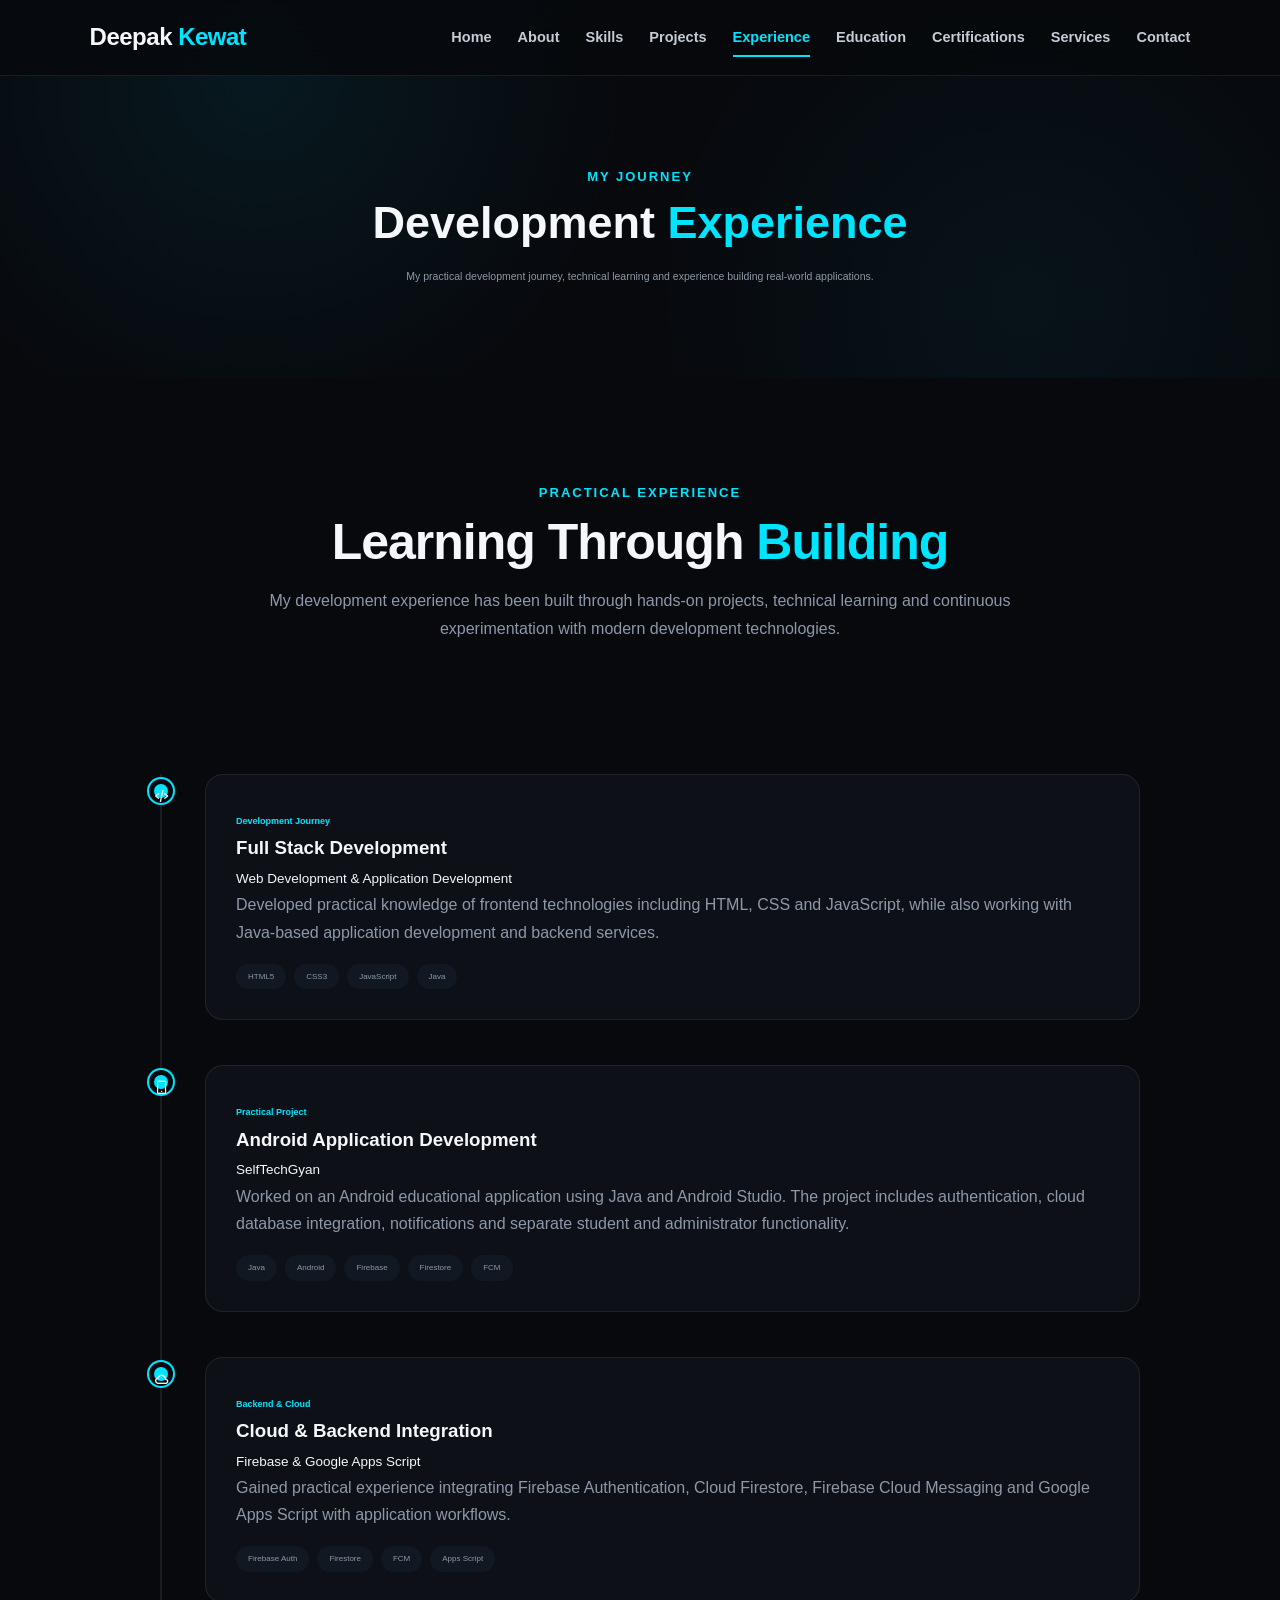
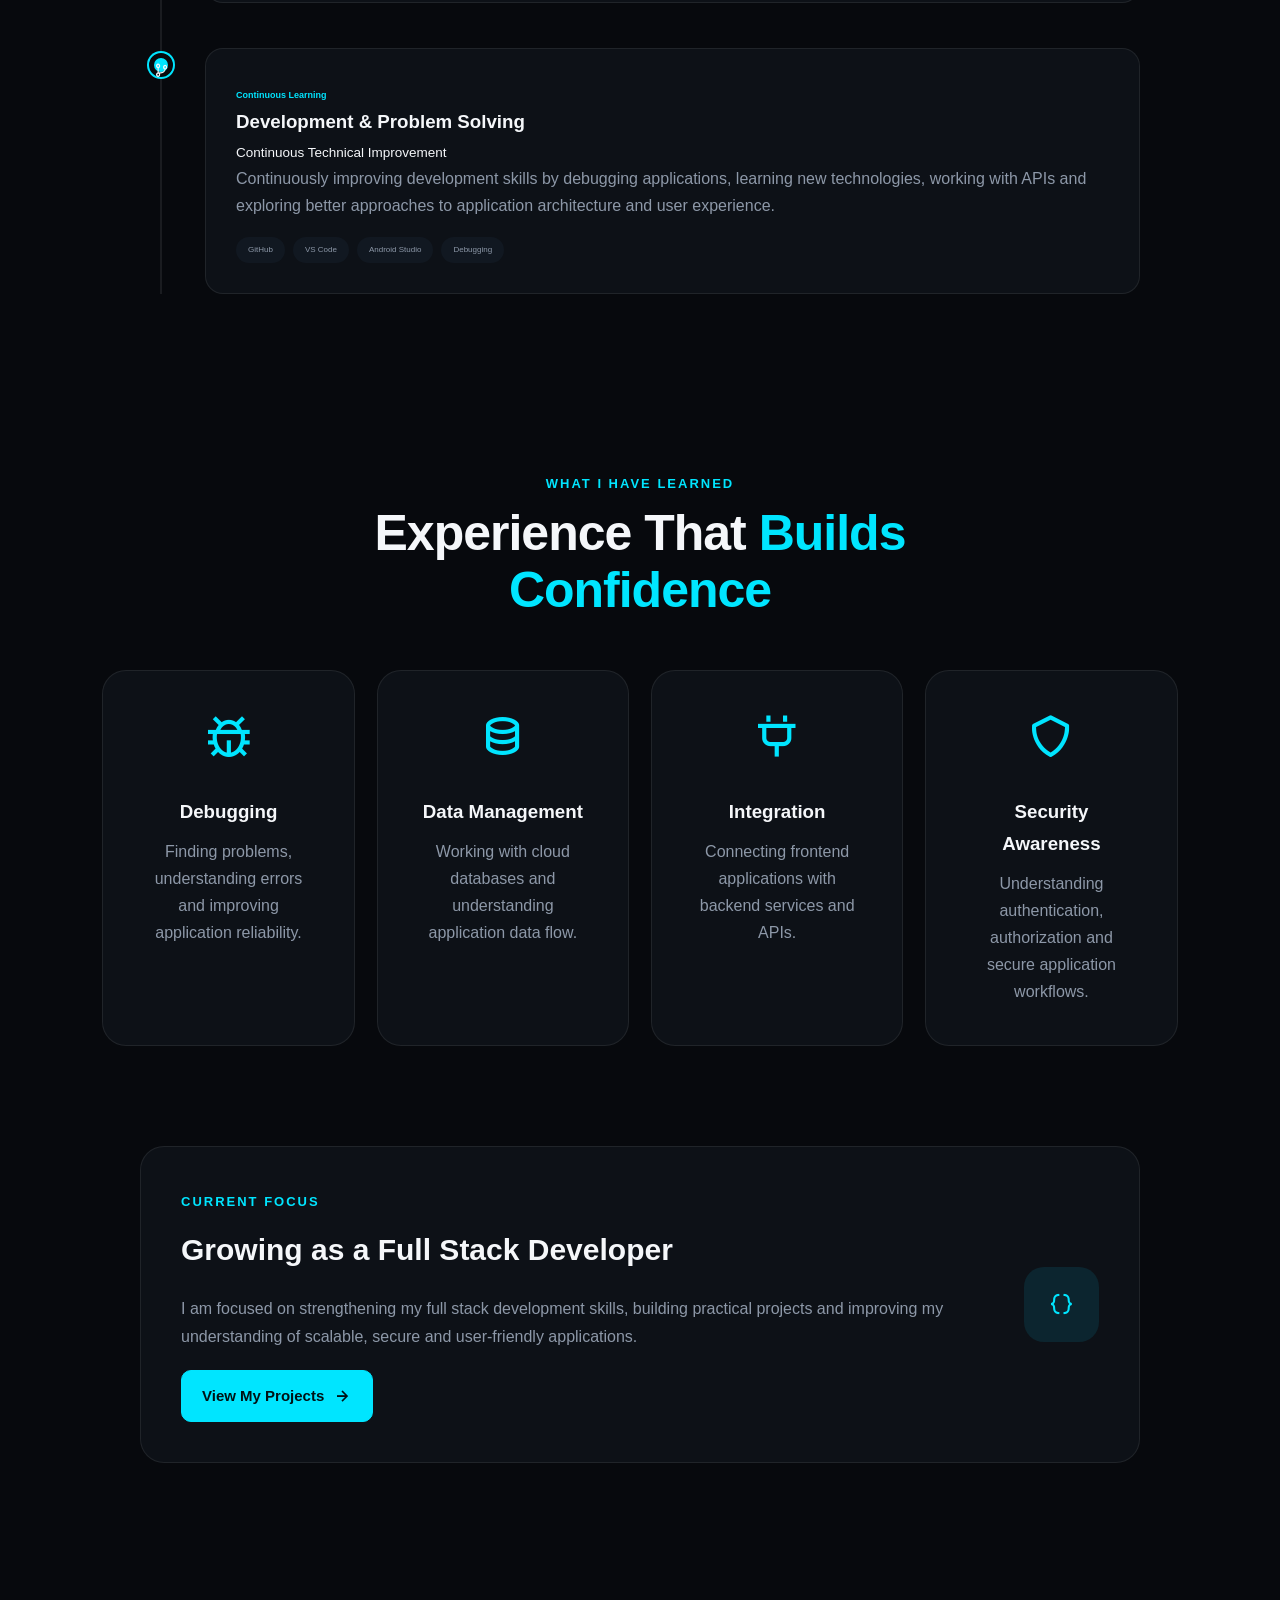
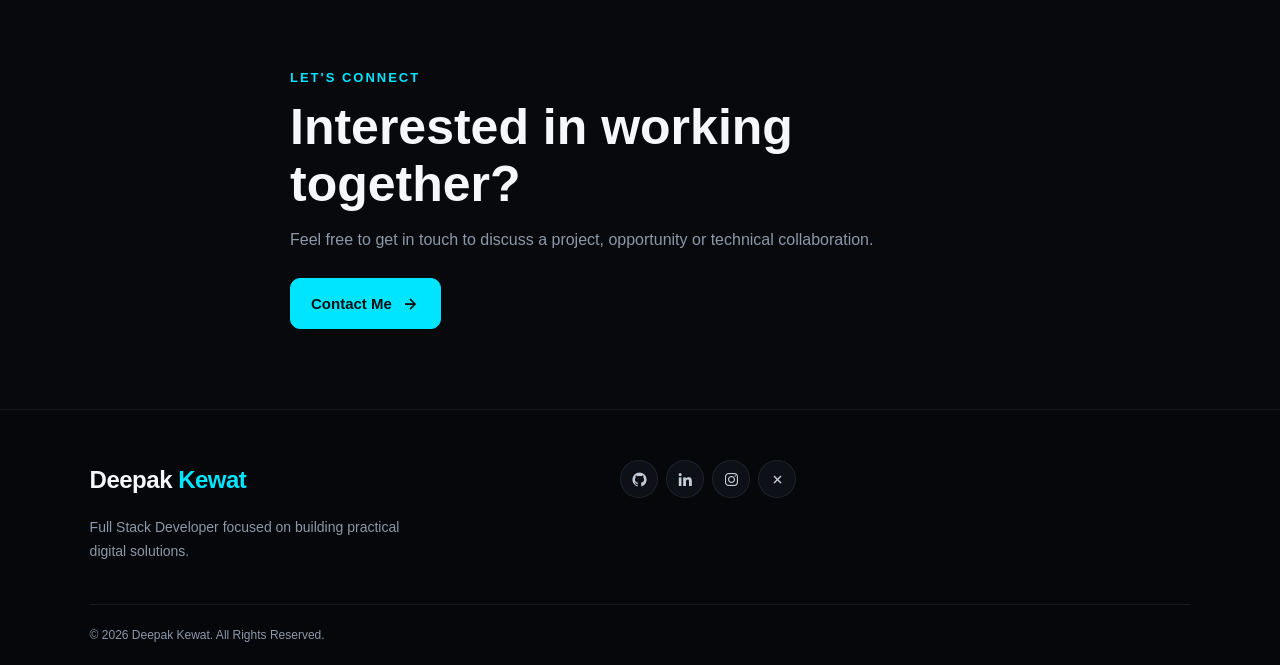
<file: experience.html>
<!DOCTYPE html>
<html lang="en">
<head>
    <meta charset="UTF-8">
    <meta name="viewport" content="width=device-width, initial-scale=1.0">

    <meta
        name="description"
        content="Development experience and practical journey of Deepak Kewat."
    >

    <meta name="author" content="Deepak Kewat">

    <title>Experience | Deepak Kewat</title>

    <link rel="icon" type="image/png" href="./public/favicon.png">

    <!-- Boxicons -->
    <link
        href="https://unpkg.com/boxicons@2.1.4/css/boxicons.min.css"
        rel="stylesheet"
    >

    <!-- Main CSS -->
    <link rel="stylesheet" href="./css/style.css">
</head>

<body>

    <!-- ================= HEADER ================= -->
    <header class="header">

        <a href="index.html" class="logo">
            Deepak <span>Kewat</span>
        </a>

        <button
            class="menu-icon"
            id="menu-icon"
            aria-label="Open navigation menu"
            aria-expanded="false"
        >
            <i class="bx bx-menu"></i>
        </button>

        <nav class="navbar" id="navbar">

            <a href="index.html">Home</a>

            <a href="about.html">About</a>

            <a href="skills.html">Skills</a>

            <a href="projects.html">Projects</a>

            <a href="experience.html" class="active">
                Experience
            </a>

            <a href="education.html">
                Education
            </a>

            <a href="certifications.html">
                Certifications
            </a>

            <a href="services.html">
                Services
            </a>

            <a href="contact.html">
                Contact
            </a>

        </nav>

    </header>


    <!-- ================= MAIN ================= -->
    <main>

        <!-- Page Hero -->
        <section class="page-hero">

            <div class="page-hero-content">

                <span class="section-label">
                    MY JOURNEY
                </span>

                <h1>
                    Development
                    <span>Experience</span>
                </h1>

                <p>
                    My practical development journey, technical learning
                    and experience building real-world applications.
                </p>

            </div>

        </section>


        <!-- ================= EXPERIENCE INTRO ================= -->
        <section class="experience-intro">

            <div class="section-header">

                <span class="section-label">
                    PRACTICAL EXPERIENCE
                </span>

                <h2>
                    Learning Through
                    <span>Building</span>
                </h2>

                <p>
                    My development experience has been built through
                    hands-on projects, technical learning and continuous
                    experimentation with modern development technologies.
                </p>

            </div>

        </section>


        <!-- ================= TIMELINE ================= -->
        <section class="experience-timeline">

            <div class="timeline">

                <!-- Experience 01 -->
                <div class="timeline-item">

                    <div class="timeline-marker">
                        <i class="bx bx-code-alt"></i>
                    </div>

                    <div class="timeline-content">

                        <span class="timeline-date">
                            Development Journey
                        </span>

                        <h3>
                            Full Stack Development
                        </h3>

                        <span class="timeline-role">
                            Web Development &amp; Application Development
                        </span>

                        <p>
                            Developed practical knowledge of frontend
                            technologies including HTML, CSS and JavaScript,
                            while also working with Java-based application
                            development and backend services.
                        </p>

                        <div class="timeline-tech">

                            <span>HTML5</span>
                            <span>CSS3</span>
                            <span>JavaScript</span>
                            <span>Java</span>

                        </div>

                    </div>

                </div>


                <!-- Experience 02 -->
                <div class="timeline-item">

                    <div class="timeline-marker">
                        <i class="bx bx-mobile-alt"></i>
                    </div>

                    <div class="timeline-content">

                        <span class="timeline-date">
                            Practical Project
                        </span>

                        <h3>
                            Android Application Development
                        </h3>

                        <span class="timeline-role">
                            SelfTechGyan
                        </span>

                        <p>
                            Worked on an Android educational application
                            using Java and Android Studio. The project
                            includes authentication, cloud database
                            integration, notifications and separate
                            student and administrator functionality.
                        </p>

                        <div class="timeline-tech">

                            <span>Java</span>
                            <span>Android</span>
                            <span>Firebase</span>
                            <span>Firestore</span>
                            <span>FCM</span>

                        </div>

                    </div>

                </div>


                <!-- Experience 03 -->
                <div class="timeline-item">

                    <div class="timeline-marker">
                        <i class="bx bx-cloud"></i>
                    </div>

                    <div class="timeline-content">

                        <span class="timeline-date">
                            Backend &amp; Cloud
                        </span>

                        <h3>
                            Cloud &amp; Backend Integration
                        </h3>

                        <span class="timeline-role">
                            Firebase &amp; Google Apps Script
                        </span>

                        <p>
                            Gained practical experience integrating
                            Firebase Authentication, Cloud Firestore,
                            Firebase Cloud Messaging and Google Apps Script
                            with application workflows.
                        </p>

                        <div class="timeline-tech">

                            <span>Firebase Auth</span>
                            <span>Firestore</span>
                            <span>FCM</span>
                            <span>Apps Script</span>

                        </div>

                    </div>

                </div>


                <!-- Experience 04 -->
                <div class="timeline-item">

                    <div class="timeline-marker">
                        <i class="bx bx-git-branch"></i>
                    </div>

                    <div class="timeline-content">

                        <span class="timeline-date">
                            Continuous Learning
                        </span>

                        <h3>
                            Development &amp; Problem Solving
                        </h3>

                        <span class="timeline-role">
                            Continuous Technical Improvement
                        </span>

                        <p>
                            Continuously improving development skills by
                            debugging applications, learning new technologies,
                            working with APIs and exploring better approaches
                            to application architecture and user experience.
                        </p>

                        <div class="timeline-tech">

                            <span>GitHub</span>
                            <span>VS Code</span>
                            <span>Android Studio</span>
                            <span>Debugging</span>

                        </div>

                    </div>

                </div>

            </div>

        </section>


        <!-- ================= WHAT I HAVE LEARNED ================= -->
        <section class="experience-learning">

            <div class="section-header">

                <span class="section-label">
                    WHAT I HAVE LEARNED
                </span>

                <h2>
                    Experience That
                    <span>Builds Confidence</span>
                </h2>

            </div>


            <div class="learning-grid">

                <div class="learning-card">

                    <div class="learning-icon">
                        <i class="bx bx-bug"></i>
                    </div>

                    <h3>
                        Debugging
                    </h3>

                    <p>
                        Finding problems, understanding errors and
                        improving application reliability.
                    </p>

                </div>


                <div class="learning-card">

                    <div class="learning-icon">
                        <i class="bx bx-data"></i>
                    </div>

                    <h3>
                        Data Management
                    </h3>

                    <p>
                        Working with cloud databases and understanding
                        application data flow.
                    </p>

                </div>


                <div class="learning-card">

                    <div class="learning-icon">
                        <i class="bx bx-plug"></i>
                    </div>

                    <h3>
                        Integration
                    </h3>

                    <p>
                        Connecting frontend applications with backend
                        services and APIs.
                    </p>

                </div>


                <div class="learning-card">

                    <div class="learning-icon">
                        <i class="bx bx-shield"></i>
                    </div>

                    <h3>
                        Security Awareness
                    </h3>

                    <p>
                        Understanding authentication, authorization and
                        secure application workflows.
                    </p>

                </div>

            </div>

        </section>


        <!-- ================= CURRENT FOCUS ================= -->
        <section class="current-focus">

            <div class="current-focus-container">

                <div class="current-focus-content">

                    <span class="section-label">
                        CURRENT FOCUS
                    </span>

                    <h2>
                        Growing as a
                        <span>Full Stack Developer</span>
                    </h2>

                    <p>
                        I am focused on strengthening my full stack
                        development skills, building practical projects
                        and improving my understanding of scalable,
                        secure and user-friendly applications.
                    </p>

                    <a href="projects.html" class="btn btn-primary">
                        View My Projects
                        <i class="bx bx-right-arrow-alt"></i>
                    </a>

                </div>


                <div class="current-focus-icon">

                    <i class="bx bx-code-curly"></i>

                </div>

            </div>

        </section>


        <!-- ================= CTA ================= -->
        <section class="cta-section">

            <div class="cta-content">

                <span class="section-label">
                    LET'S CONNECT
                </span>

                <h2>
                    Interested in
                    <span>working together?</span>
                </h2>

                <p>
                    Feel free to get in touch to discuss a project,
                    opportunity or technical collaboration.
                </p>

                <a href="contact.html" class="btn btn-primary">
                    Contact Me
                    <i class="bx bx-right-arrow-alt"></i>
                </a>

            </div>

        </section>

    </main>


    <!-- ================= FOOTER ================= -->
    <footer class="footer">

        <div class="footer-content">

            <div class="footer-brand">

                <a href="index.html" class="logo">
                    Deepak <span>Kewat</span>
                </a>

                <p>
                    Full Stack Developer focused on building
                    practical digital solutions.
                </p>

            </div>


            <div class="footer-social">

                <a
                    href="https://github.com/486220whitedevil"
                    target="_blank"
                    rel="noopener noreferrer"
                    aria-label="GitHub"
                >
                    <i class="bx bxl-github"></i>
                </a>

                <a
                    href="https://www.linkedin.com/in/deepak-kewat-5621a922"
                    target="_blank"
                    rel="noopener noreferrer"
                    aria-label="LinkedIn"
                >
                    <i class="bx bxl-linkedin"></i>
                </a>

                <a
                    href="https://www.instagram.com/er.deepak_344/"
                    target="_blank"
                    rel="noopener noreferrer"
                    aria-label="Instagram"
                >
                    <i class="bx bxl-instagram"></i>
                </a>

                <a
                    href="https://x.com/Deepakk30309555"
                    target="_blank"
                    rel="noopener noreferrer"
                    aria-label="X"
                >
                    <i class="bx bx-x"></i>
                </a>

            </div>

        </div>


        <div class="footer-bottom">

            <p>
                &copy;
                <span id="current-year"></span>
                Deepak Kewat. All Rights Reserved.
            </p>

        </div>

    </footer>


    <!-- Main JavaScript -->
    <script src="./js/script.js"></script>

</body>
</html>
</file>
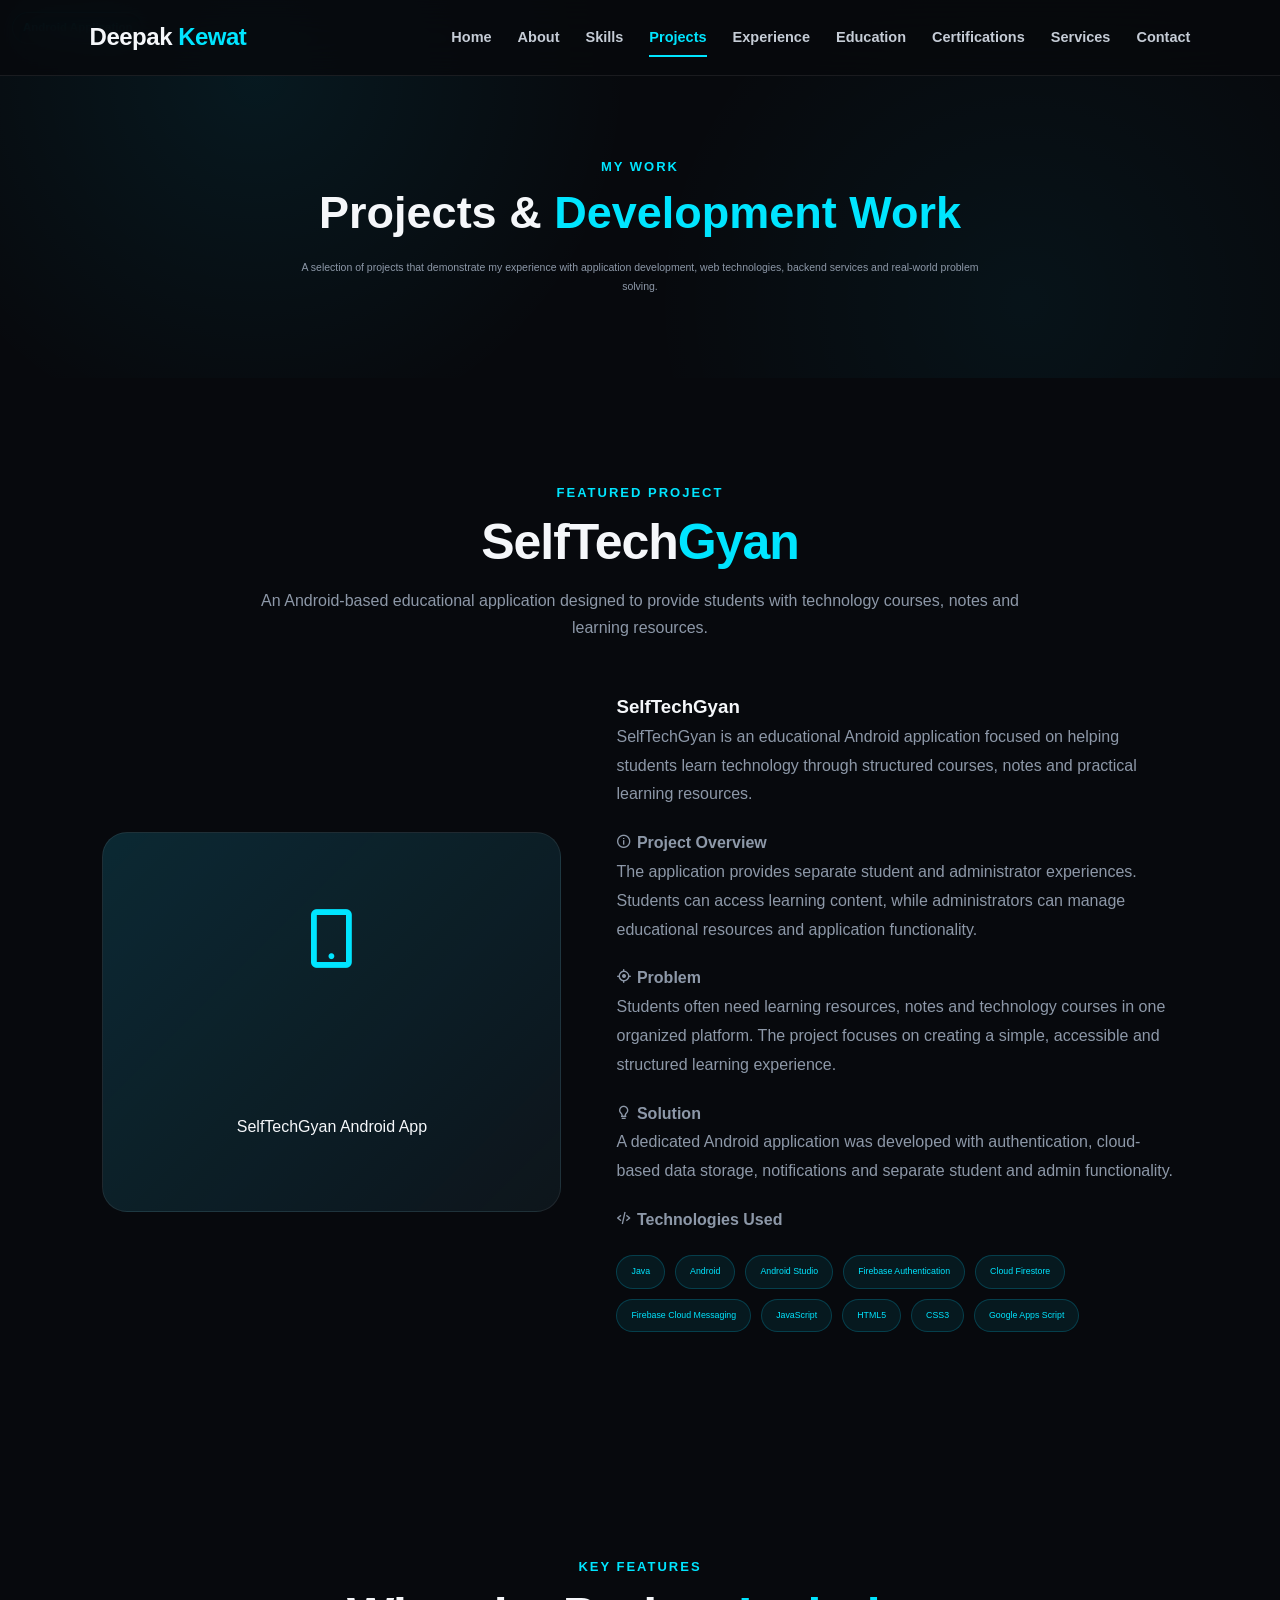
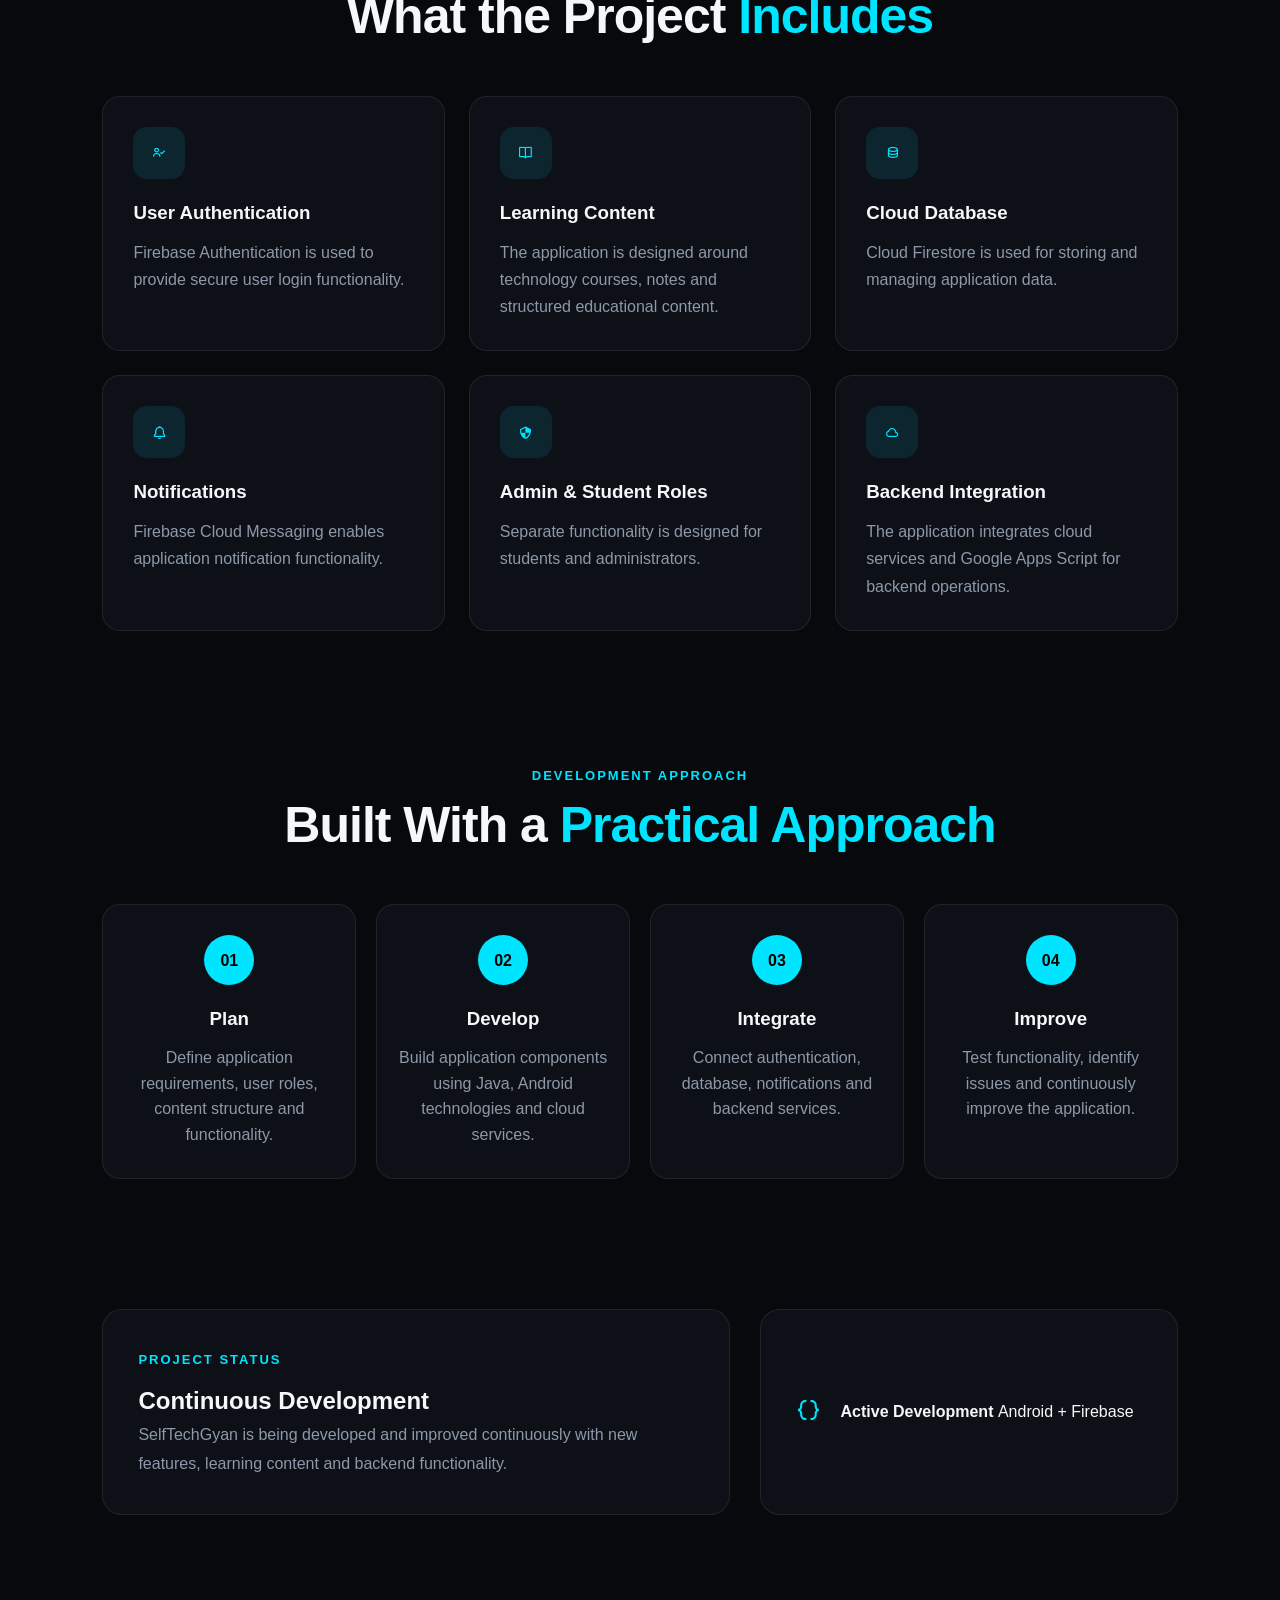
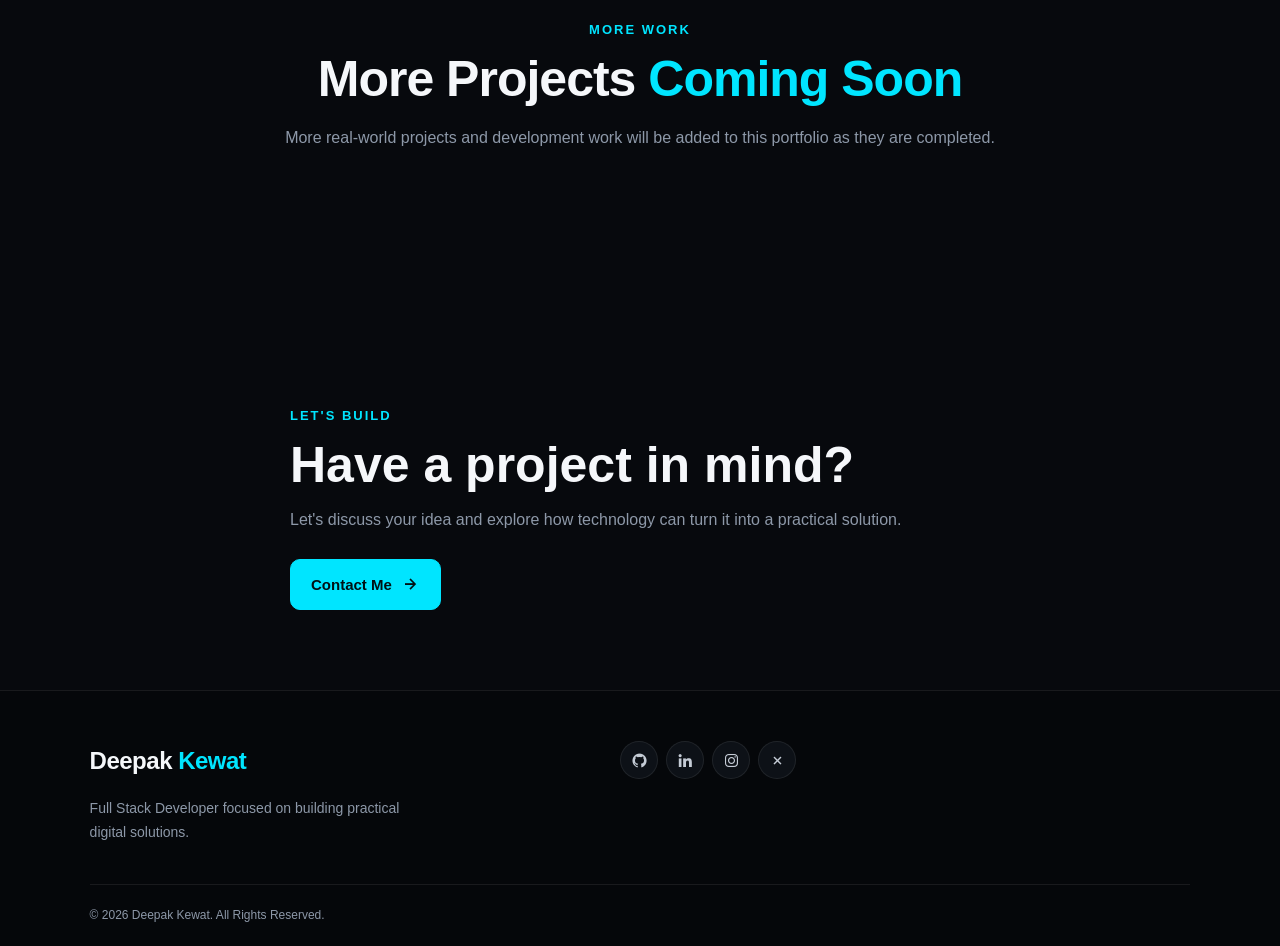
<file: projects.html>
<!DOCTYPE html>
<html lang="en">
<head>
    <meta charset="UTF-8">

    <meta name="viewport" content="width=device-width, initial-scale=1.0">

    <meta
        name="description"
        content="Projects by Deepak Kewat, including SelfTechGyan Android application development projects."
    >

    <meta name="author" content="Deepak Kewat">

    <title>Projects | Deepak Kewat</title>

    <link rel="icon" type="image/png" href="./public/favicon.png">

    <!-- Boxicons -->
    <link
        href="https://unpkg.com/boxicons@2.1.4/css/boxicons.min.css"
        rel="stylesheet"
    >

    <!-- Main CSS -->
    <link rel="stylesheet" href="./css/style.css">
</head>

<body>

    <!-- ================= HEADER ================= -->
    <header class="header">

        <a href="index.html" class="logo">
            Deepak <span>Kewat</span>
        </a>

        <button
            class="menu-icon"
            id="menu-icon"
            aria-label="Open navigation menu"
            aria-expanded="false"
        >
            <i class="bx bx-menu"></i>
        </button>

        <nav class="navbar" id="navbar">

            <a href="index.html">Home</a>

            <a href="about.html">About</a>

            <a href="skills.html">Skills</a>

            <a href="projects.html" class="active">
                Projects
            </a>

            <a href="experience.html">
                Experience
            </a>

            <a href="education.html">
                Education
            </a>

            <a href="certifications.html">
                Certifications
            </a>

            <a href="services.html">
                Services
            </a>

            <a href="contact.html">
                Contact
            </a>

        </nav>

    </header>


    <!-- ================= PAGE HERO ================= -->
    <main>

        <section class="page-hero">

            <div class="page-hero-content">

                <span class="section-label">
                    MY WORK
                </span>

                <h1>
                    Projects &amp;
                    <span>Development Work</span>
                </h1>

                <p>
                    A selection of projects that demonstrate my experience
                    with application development, web technologies,
                    backend services and real-world problem solving.
                </p>

            </div>

        </section>


        <!-- ================= FEATURED PROJECT ================= -->
        <section class="projects-section">

            <div class="section-header">

                <span class="section-label">
                    FEATURED PROJECT
                </span>

                <h2>
                    SelfTech<span>Gyan</span>
                </h2>

                <p>
                    An Android-based educational application designed
                    to provide students with technology courses,
                    notes and learning resources.
                </p>

            </div>


            <div class="project-case-study">

                <!-- Project Image -->
                <div class="project-case-image">

                    <div class="project-image-placeholder">

                        <i class="bx bx-mobile-alt"></i>

                        <span>
                            SelfTechGyan Android App
                        </span>

                    </div>

                </div>


                <!-- Project Content -->
                <div class="project-case-content">

                    <div class="project-category">
                        Android Application
                    </div>

                    <h3>
                        SelfTechGyan
                    </h3>

                    <p class="project-intro">
                        SelfTechGyan is an educational Android application
                        focused on helping students learn technology through
                        structured courses, notes and practical learning
                        resources.
                    </p>


                    <!-- Overview -->
                    <div class="project-detail">

                        <h4>
                            <i class="bx bx-info-circle"></i>
                            Project Overview
                        </h4>

                        <p>
                            The application provides separate student and
                            administrator experiences. Students can access
                            learning content, while administrators can manage
                            educational resources and application functionality.
                        </p>

                    </div>


                    <!-- Problem -->
                    <div class="project-detail">

                        <h4>
                            <i class="bx bx-target-lock"></i>
                            Problem
                        </h4>

                        <p>
                            Students often need learning resources, notes and
                            technology courses in one organized platform.
                            The project focuses on creating a simple,
                            accessible and structured learning experience.
                        </p>

                    </div>


                    <!-- Solution -->
                    <div class="project-detail">

                        <h4>
                            <i class="bx bx-bulb"></i>
                            Solution
                        </h4>

                        <p>
                            A dedicated Android application was developed with
                            authentication, cloud-based data storage,
                            notifications and separate student and admin
                            functionality.
                        </p>

                    </div>


                    <!-- Technologies -->
                    <div class="project-detail">

                        <h4>
                            <i class="bx bx-code-alt"></i>
                            Technologies Used
                        </h4>

                        <div class="project-tech-list">

                            <span>Java</span>

                            <span>Android</span>

                            <span>Android Studio</span>

                            <span>Firebase Authentication</span>

                            <span>Cloud Firestore</span>

                            <span>Firebase Cloud Messaging</span>

                            <span>JavaScript</span>

                            <span>HTML5</span>

                            <span>CSS3</span>

                            <span>Google Apps Script</span>

                        </div>

                    </div>

                </div>

            </div>

        </section>


        <!-- ================= FEATURES ================= -->
        <section class="project-features">

            <div class="section-header">

                <span class="section-label">
                    KEY FEATURES
                </span>

                <h2>
                    What the Project
                    <span>Includes</span>
                </h2>

            </div>


            <div class="project-feature-grid">

                <div class="project-feature-card">

                    <div class="feature-icon">
                        <i class="bx bx-user-check"></i>
                    </div>

                    <h3>
                        User Authentication
                    </h3>

                    <p>
                        Firebase Authentication is used to provide
                        secure user login functionality.
                    </p>

                </div>


                <div class="project-feature-card">

                    <div class="feature-icon">
                        <i class="bx bx-book-open"></i>
                    </div>

                    <h3>
                        Learning Content
                    </h3>

                    <p>
                        The application is designed around technology
                        courses, notes and structured educational content.
                    </p>

                </div>


                <div class="project-feature-card">

                    <div class="feature-icon">
                        <i class="bx bx-data"></i>
                    </div>

                    <h3>
                        Cloud Database
                    </h3>

                    <p>
                        Cloud Firestore is used for storing and managing
                        application data.
                    </p>

                </div>


                <div class="project-feature-card">

                    <div class="feature-icon">
                        <i class="bx bx-bell"></i>
                    </div>

                    <h3>
                        Notifications
                    </h3>

                    <p>
                        Firebase Cloud Messaging enables application
                        notification functionality.
                    </p>

                </div>


                <div class="project-feature-card">

                    <div class="feature-icon">
                        <i class="bx bx-shield-quarter"></i>
                    </div>

                    <h3>
                        Admin &amp; Student Roles
                    </h3>

                    <p>
                        Separate functionality is designed for students
                        and administrators.
                    </p>

                </div>


                <div class="project-feature-card">

                    <div class="feature-icon">
                        <i class="bx bx-cloud"></i>
                    </div>

                    <h3>
                        Backend Integration
                    </h3>

                    <p>
                        The application integrates cloud services and
                        Google Apps Script for backend operations.
                    </p>

                </div>

            </div>

        </section>


        <!-- ================= DEVELOPMENT APPROACH ================= -->
        <section class="development-approach">

            <div class="section-header">

                <span class="section-label">
                    DEVELOPMENT APPROACH
                </span>

                <h2>
                    Built With a
                    <span>Practical Approach</span>
                </h2>

            </div>


            <div class="approach-grid">

                <div class="approach-card">

                    <span class="approach-number">
                        01
                    </span>

                    <h3>
                        Plan
                    </h3>

                    <p>
                        Define application requirements, user roles,
                        content structure and functionality.
                    </p>

                </div>


                <div class="approach-card">

                    <span class="approach-number">
                        02
                    </span>

                    <h3>
                        Develop
                    </h3>

                    <p>
                        Build application components using Java,
                        Android technologies and cloud services.
                    </p>

                </div>


                <div class="approach-card">

                    <span class="approach-number">
                        03
                    </span>

                    <h3>
                        Integrate
                    </h3>

                    <p>
                        Connect authentication, database,
                        notifications and backend services.
                    </p>

                </div>


                <div class="approach-card">

                    <span class="approach-number">
                        04
                    </span>

                    <h3>
                        Improve
                    </h3>

                    <p>
                        Test functionality, identify issues and
                        continuously improve the application.
                    </p>

                </div>

            </div>

        </section>


        <!-- ================= PROJECT STATUS ================= -->
        <section class="project-status">

            <div class="status-container">

                <div class="status-content">

                    <span class="section-label">
                        PROJECT STATUS
                    </span>

                    <h2>
                        Continuous
                        <span>Development</span>
                    </h2>

                    <p>
                        SelfTechGyan is being developed and improved
                        continuously with new features, learning content
                        and backend functionality.
                    </p>

                </div>


                <div class="status-card">

                    <div class="status-icon">
                        <i class="bx bx-code-curly"></i>
                    </div>

                    <div>

                        <strong>
                            Active Development
                        </strong>

                        <span>
                            Android + Firebase
                        </span>

                    </div>

                </div>

            </div>

        </section>


        <!-- ================= MORE PROJECTS ================= -->
        <section class="more-projects">

            <div class="section-header">

                <span class="section-label">
                    MORE WORK
                </span>

                <h2>
                    More Projects
                    <span>Coming Soon</span>
                </h2>

                <p>
                    More real-world projects and development work
                    will be added to this portfolio as they are completed.
                </p>

            </div>

        </section>


        <!-- ================= CTA ================= -->
        <section class="cta-section">

            <div class="cta-content">

                <span class="section-label">
                    LET'S BUILD
                </span>

                <h2>
                    Have a project
                    <span>in mind?</span>
                </h2>

                <p>
                    Let's discuss your idea and explore how technology
                    can turn it into a practical solution.
                </p>

                <a href="contact.html" class="btn btn-primary">
                    Contact Me
                    <i class="bx bx-right-arrow-alt"></i>
                </a>

            </div>

        </section>

    </main>


    <!-- ================= FOOTER ================= -->
    <footer class="footer">

        <div class="footer-content">

            <div class="footer-brand">

                <a href="index.html" class="logo">
                    Deepak <span>Kewat</span>
                </a>

                <p>
                    Full Stack Developer focused on building
                    practical digital solutions.
                </p>

            </div>


            <div class="footer-social">

                <a
                    href="https://github.com/486220whitedevil"
                    target="_blank"
                    rel="noopener noreferrer"
                    aria-label="GitHub"
                >
                    <i class="bx bxl-github"></i>
                </a>

                <a
                    href="https://www.linkedin.com/in/deepak-kewat-5621a922"
                    target="_blank"
                    rel="noopener noreferrer"
                    aria-label="LinkedIn"
                >
                    <i class="bx bxl-linkedin"></i>
                </a>

                <a
                    href="https://www.instagram.com/er.deepak_344/"
                    target="_blank"
                    rel="noopener noreferrer"
                    aria-label="Instagram"
                >
                    <i class="bx bxl-instagram"></i>
                </a>

                <a
                    href="https://x.com/Deepakk30309555"
                    target="_blank"
                    rel="noopener noreferrer"
                    aria-label="X"
                >
                    <i class="bx bx-x"></i>
                </a>

            </div>

        </div>


        <div class="footer-bottom">

            <p>
                &copy;
                <span id="current-year"></span>
                Deepak Kewat. All Rights Reserved.
            </p>

        </div>

    </footer>


    <!-- Main JavaScript -->
    <script src="./js/script.js"></script>

</body>
</html>
</file>
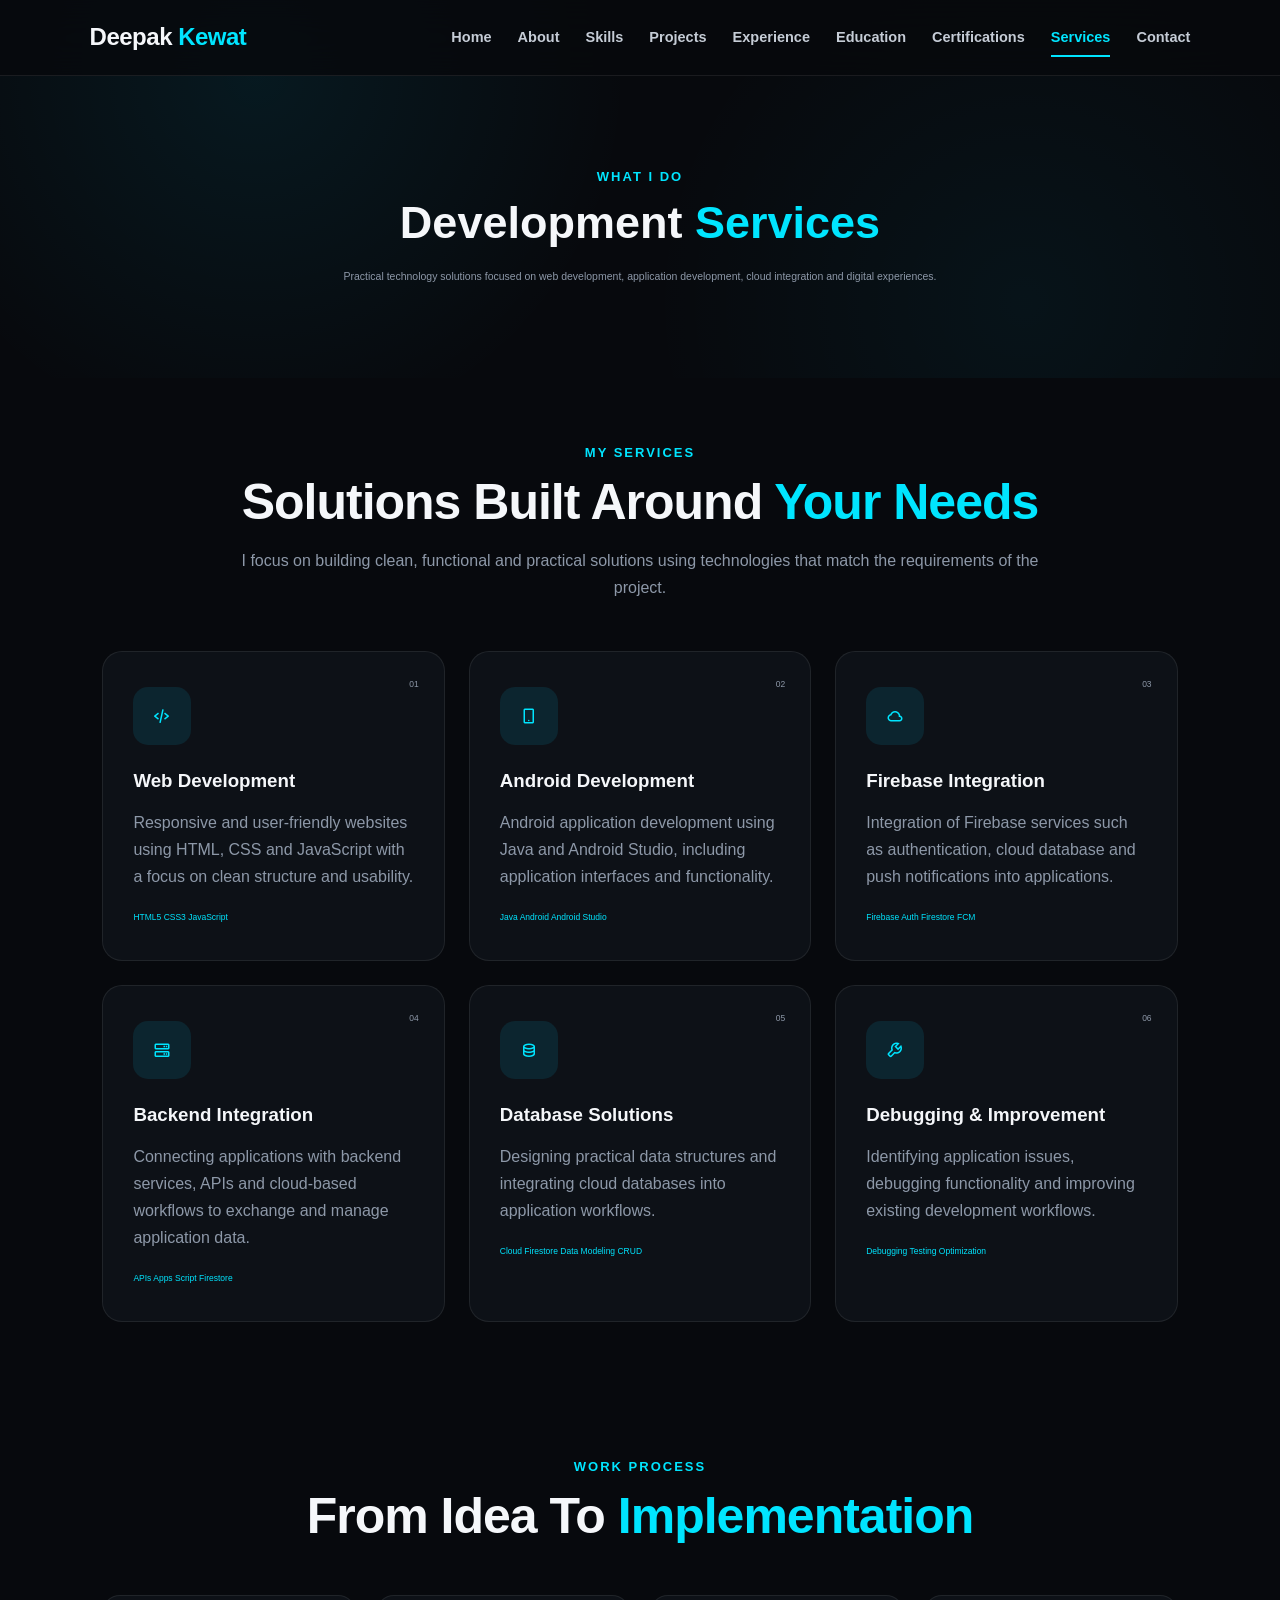
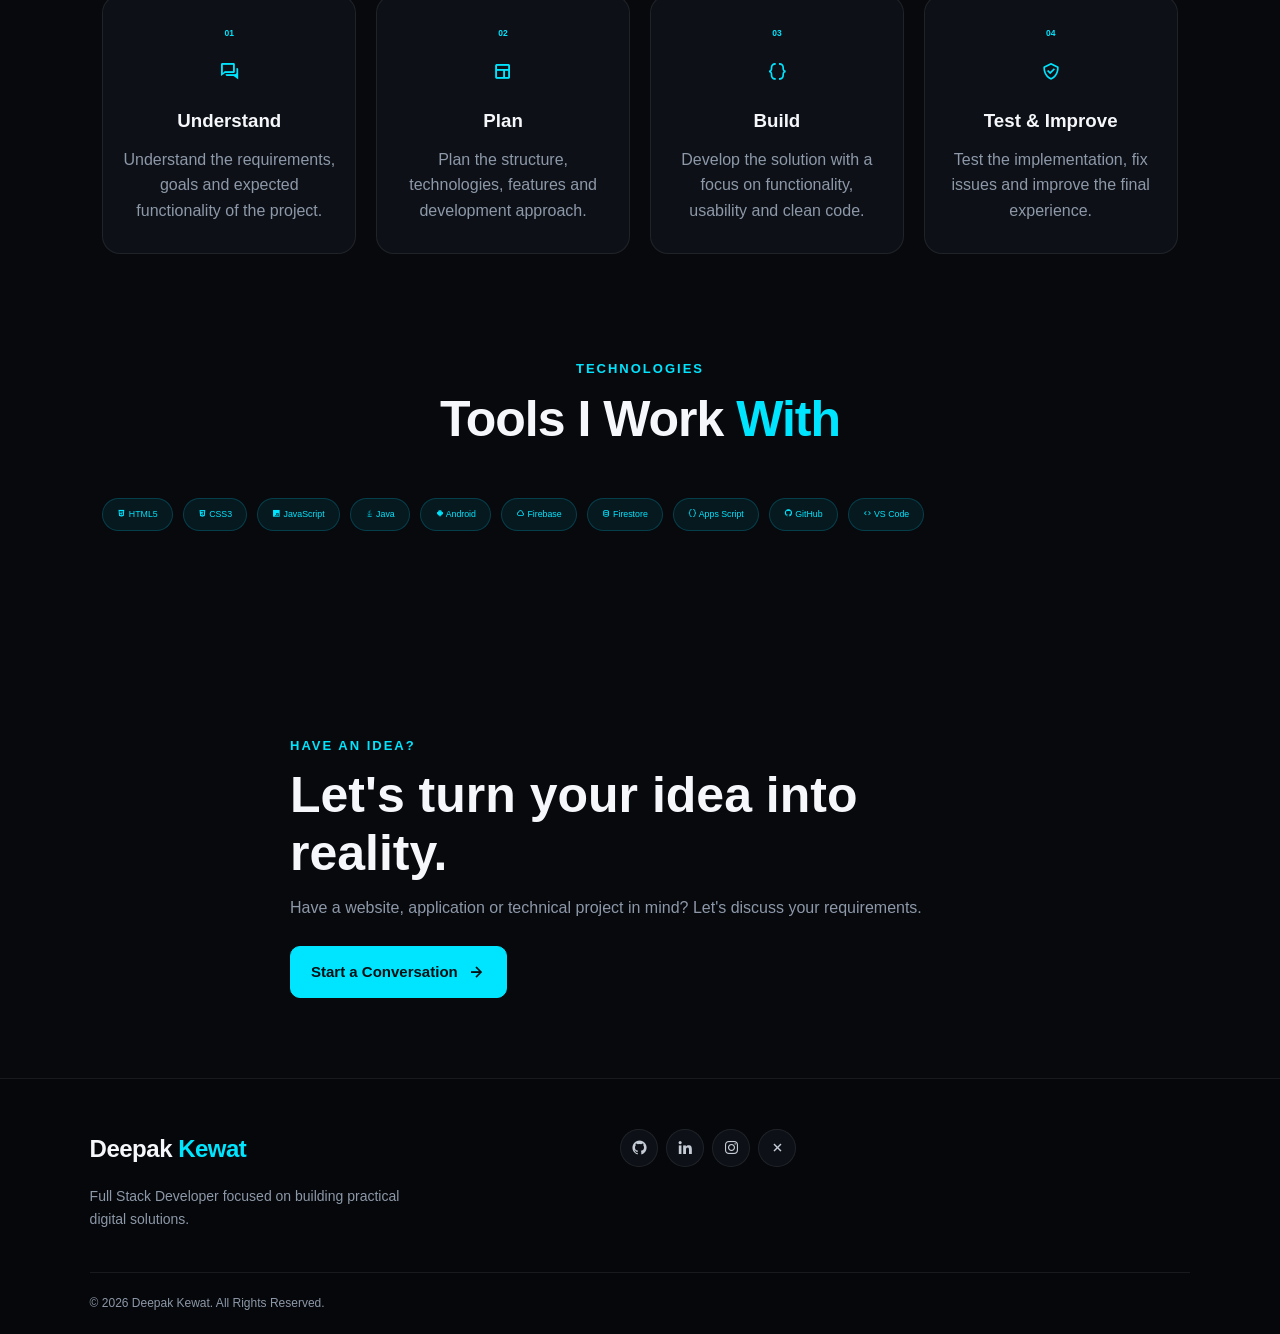
<file: services.html>
<!DOCTYPE html>
<html lang="en">
<head>

    <meta charset="UTF-8">

    <meta name="viewport" content="width=device-width, initial-scale=1.0">

    <meta
        name="description"
        content="Development services offered by Deepak Kewat including web development, Android application development, Firebase integration and technical solutions."
    >

    <meta name="author" content="Deepak Kewat">

    <title>Services | Deepak Kewat</title>

    <link rel="icon" type="image/png" href="./public/favicon.png">

    <!-- Boxicons -->
    <link
        href="https://unpkg.com/boxicons@2.1.4/css/boxicons.min.css"
        rel="stylesheet"
    >

    <!-- Main CSS -->
    <link rel="stylesheet" href="./css/style.css">

</head>


<body>


    <!-- ================= HEADER ================= -->

    <header class="header">


        <a href="index.html" class="logo">

            Deepak <span>Kewat</span>

        </a>



        <button
            class="menu-icon"
            id="menu-icon"
            aria-label="Open navigation menu"
            aria-expanded="false"
        >

            <i class="bx bx-menu"></i>

        </button>



        <nav class="navbar" id="navbar">


            <a href="index.html">
                Home
            </a>


            <a href="about.html">
                About
            </a>


            <a href="skills.html">
                Skills
            </a>


            <a href="projects.html">
                Projects
            </a>


            <a href="experience.html">
                Experience
            </a>


            <a href="education.html">
                Education
            </a>


            <a href="certifications.html">
                Certifications
            </a>


            <a href="services.html" class="active">
                Services
            </a>


            <a href="contact.html">
                Contact
            </a>


        </nav>


    </header>



    <!-- ================= MAIN ================= -->

    <main>


        <!-- ================= PAGE HERO ================= -->

        <section class="page-hero">


            <div class="page-hero-content">


                <span class="section-label">
                    WHAT I DO
                </span>



                <h1>

                    Development

                    <span>
                        Services
                    </span>

                </h1>



                <p>

                    Practical technology solutions focused on
                    web development, application development,
                    cloud integration and digital experiences.

                </p>


            </div>


        </section>



        <!-- ================= SERVICES ================= -->

        <section class="services-section">


            <div class="section-header">


                <span class="section-label">
                    MY SERVICES
                </span>



                <h2>

                    Solutions Built Around

                    <span>
                        Your Needs
                    </span>

                </h2>



                <p>

                    I focus on building clean, functional and
                    practical solutions using technologies that
                    match the requirements of the project.

                </p>


            </div>



            <div class="services-grid">


                <!-- SERVICE 01 -->

                <article class="service-card">


                    <div class="service-icon">

                        <i class="bx bx-code-alt"></i>

                    </div>



                    <span class="service-number">
                        01
                    </span>



                    <h3>
                        Web Development
                    </h3>



                    <p>

                        Responsive and user-friendly websites
                        using HTML, CSS and JavaScript with a
                        focus on clean structure and usability.

                    </p>



                    <div class="service-tech">

                        <span>HTML5</span>

                        <span>CSS3</span>

                        <span>JavaScript</span>

                    </div>


                </article>



                <!-- SERVICE 02 -->

                <article class="service-card">


                    <div class="service-icon">

                        <i class="bx bx-mobile-alt"></i>

                    </div>



                    <span class="service-number">
                        02
                    </span>



                    <h3>
                        Android Development
                    </h3>



                    <p>

                        Android application development using
                        Java and Android Studio, including
                        application interfaces and functionality.

                    </p>



                    <div class="service-tech">

                        <span>Java</span>

                        <span>Android</span>

                        <span>Android Studio</span>

                    </div>


                </article>



                <!-- SERVICE 03 -->

                <article class="service-card">


                    <div class="service-icon">

                        <i class="bx bx-cloud"></i>

                    </div>



                    <span class="service-number">
                        03
                    </span>



                    <h3>
                        Firebase Integration
                    </h3>



                    <p>

                        Integration of Firebase services such as
                        authentication, cloud database and
                        push notifications into applications.

                    </p>



                    <div class="service-tech">

                        <span>Firebase Auth</span>

                        <span>Firestore</span>

                        <span>FCM</span>

                    </div>


                </article>



                <!-- SERVICE 04 -->

                <article class="service-card">


                    <div class="service-icon">

                        <i class="bx bx-server"></i>

                    </div>



                    <span class="service-number">
                        04
                    </span>



                    <h3>
                        Backend Integration
                    </h3>



                    <p>

                        Connecting applications with backend
                        services, APIs and cloud-based workflows
                        to exchange and manage application data.

                    </p>



                    <div class="service-tech">

                        <span>APIs</span>

                        <span>Apps Script</span>

                        <span>Firestore</span>

                    </div>


                </article>



                <!-- SERVICE 05 -->

                <article class="service-card">


                    <div class="service-icon">

                        <i class="bx bx-data"></i>

                    </div>



                    <span class="service-number">
                        05
                    </span>



                    <h3>
                        Database Solutions
                    </h3>



                    <p>

                        Designing practical data structures and
                        integrating cloud databases into
                        application workflows.

                    </p>



                    <div class="service-tech">

                        <span>Cloud Firestore</span>

                        <span>Data Modeling</span>

                        <span>CRUD</span>

                    </div>


                </article>



                <!-- SERVICE 06 -->

                <article class="service-card">


                    <div class="service-icon">

                        <i class="bx bx-wrench"></i>

                    </div>



                    <span class="service-number">
                        06
                    </span>



                    <h3>
                        Debugging &amp; Improvement
                    </h3>



                    <p>

                        Identifying application issues, debugging
                        functionality and improving existing
                        development workflows.

                    </p>



                    <div class="service-tech">

                        <span>Debugging</span>

                        <span>Testing</span>

                        <span>Optimization</span>

                    </div>


                </article>


            </div>


        </section>



        <!-- ================= PROCESS ================= -->

        <section class="service-process">


            <div class="section-header">


                <span class="section-label">
                    WORK PROCESS
                </span>



                <h2>

                    From Idea To

                    <span>
                        Implementation
                    </span>

                </h2>



            </div>



            <div class="process-grid">


                <div class="process-card">


                    <div class="process-number">
                        01
                    </div>


                    <div class="process-icon">

                        <i class="bx bx-conversation"></i>

                    </div>


                    <h3>
                        Understand
                    </h3>


                    <p>

                        Understand the requirements,
                        goals and expected functionality
                        of the project.

                    </p>


                </div>



                <div class="process-card">


                    <div class="process-number">
                        02
                    </div>


                    <div class="process-icon">

                        <i class="bx bx-layout"></i>

                    </div>


                    <h3>
                        Plan
                    </h3>


                    <p>

                        Plan the structure, technologies,
                        features and development approach.

                    </p>


                </div>



                <div class="process-card">


                    <div class="process-number">
                        03
                    </div>


                    <div class="process-icon">

                        <i class="bx bx-code-curly"></i>

                    </div>


                    <h3>
                        Build
                    </h3>


                    <p>

                        Develop the solution with a focus
                        on functionality, usability and clean code.

                    </p>


                </div>



                <div class="process-card">


                    <div class="process-number">
                        04
                    </div>


                    <div class="process-icon">

                        <i class="bx bx-check-shield"></i>

                    </div>


                    <h3>
                        Test &amp; Improve
                    </h3>


                    <p>

                        Test the implementation, fix issues
                        and improve the final experience.

                    </p>


                </div>


            </div>


        </section>



        <!-- ================= TECHNOLOGIES ================= -->

        <section class="service-technologies">


            <div class="section-header">


                <span class="section-label">
                    TECHNOLOGIES
                </span>



                <h2>

                    Tools I Work

                    <span>
                        With
                    </span>

                </h2>


            </div>



            <div class="technology-list">


                <span>
                    <i class="bx bxl-html5"></i>
                    HTML5
                </span>


                <span>
                    <i class="bx bxl-css3"></i>
                    CSS3
                </span>


                <span>
                    <i class="bx bxl-javascript"></i>
                    JavaScript
                </span>


                <span>
                    <i class="bx bxl-java"></i>
                    Java
                </span>


                <span>
                    <i class="bx bxl-android"></i>
                    Android
                </span>


                <span>
                    <i class="bx bx-cloud"></i>
                    Firebase
                </span>


                <span>
                    <i class="bx bx-data"></i>
                    Firestore
                </span>


                <span>
                    <i class="bx bx-code-curly"></i>
                    Apps Script
                </span>


                <span>
                    <i class="bx bxl-github"></i>
                    GitHub
                </span>


                <span>
                    <i class="bx bx-code"></i>
                    VS Code
                </span>


            </div>


        </section>



        <!-- ================= CTA ================= -->

        <section class="cta-section">


            <div class="cta-content">


                <span class="section-label">
                    HAVE AN IDEA?
                </span>



                <h2>

                    Let's turn your

                    <span>
                        idea into reality.
                    </span>

                </h2>



                <p>

                    Have a website, application or technical
                    project in mind? Let's discuss your requirements.

                </p>



                <a
                    href="contact.html"
                    class="btn btn-primary"
                >

                    Start a Conversation

                    <i class="bx bx-right-arrow-alt"></i>

                </a>


            </div>


        </section>


    </main>



    <!-- ================= FOOTER ================= -->

    <footer class="footer">


        <div class="footer-content">


            <div class="footer-brand">


                <a href="index.html" class="logo">

                    Deepak <span>Kewat</span>

                </a>



                <p>

                    Full Stack Developer focused on building
                    practical digital solutions.

                </p>


            </div>



            <div class="footer-social">


                <a
                    href="https://github.com/486220whitedevil"
                    target="_blank"
                    rel="noopener noreferrer"
                    aria-label="GitHub"
                >

                    <i class="bx bxl-github"></i>

                </a>



                <a
                    href="https://www.linkedin.com/in/deepak-kewat-5621a922"
                    target="_blank"
                    rel="noopener noreferrer"
                    aria-label="LinkedIn"
                >

                    <i class="bx bxl-linkedin"></i>

                </a>



                <a
                    href="https://www.instagram.com/er.deepak_344/"
                    target="_blank"
                    rel="noopener noreferrer"
                    aria-label="Instagram"
                >

                    <i class="bx bxl-instagram"></i>

                </a>



                <a
                    href="https://x.com/Deepakk30309555"
                    target="_blank"
                    rel="noopener noreferrer"
                    aria-label="X"
                >

                    <i class="bx bx-x"></i>

                </a>


            </div>


        </div>



        <div class="footer-bottom">


            <p>

                &copy;

                <span id="current-year"></span>

                Deepak Kewat.
                All Rights Reserved.

            </p>


        </div>


    </footer>



    <!-- Main JavaScript -->

    <script src="./js/script.js"></script>


</body>

</html>
</file>
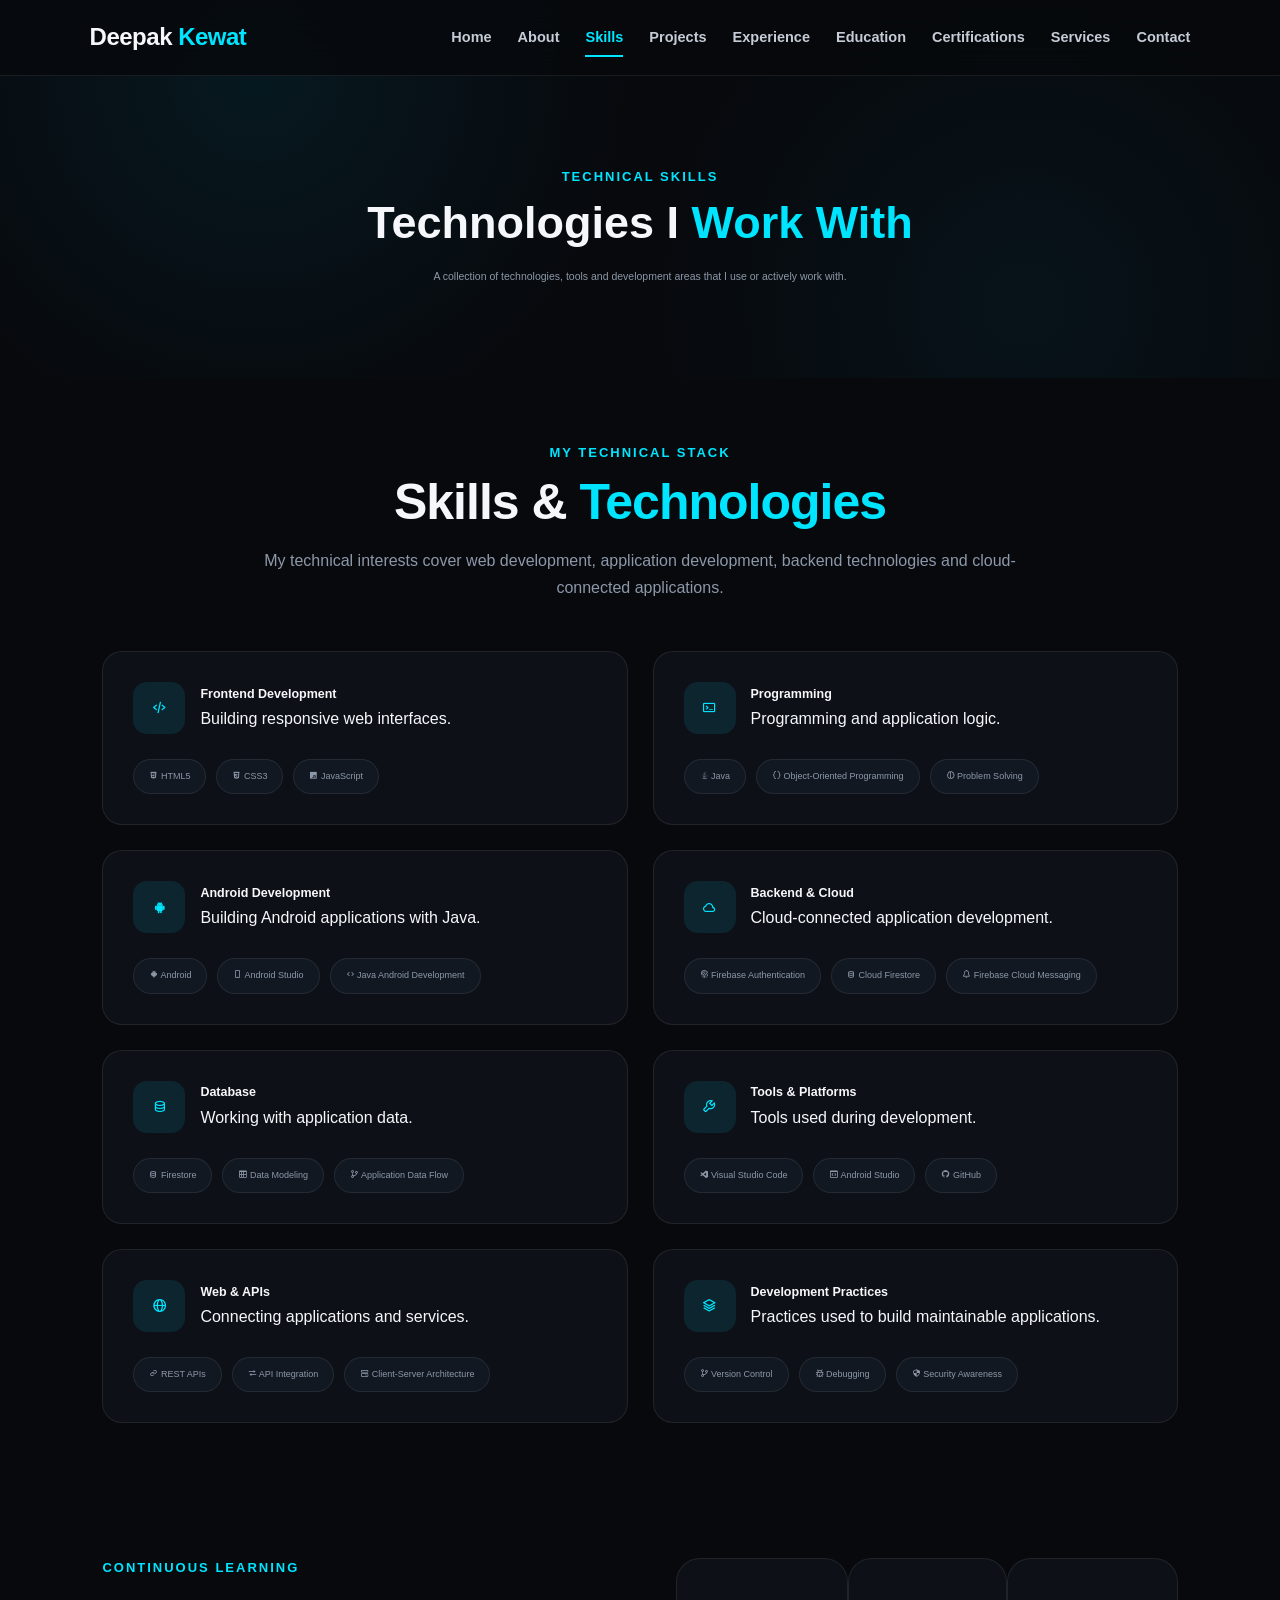
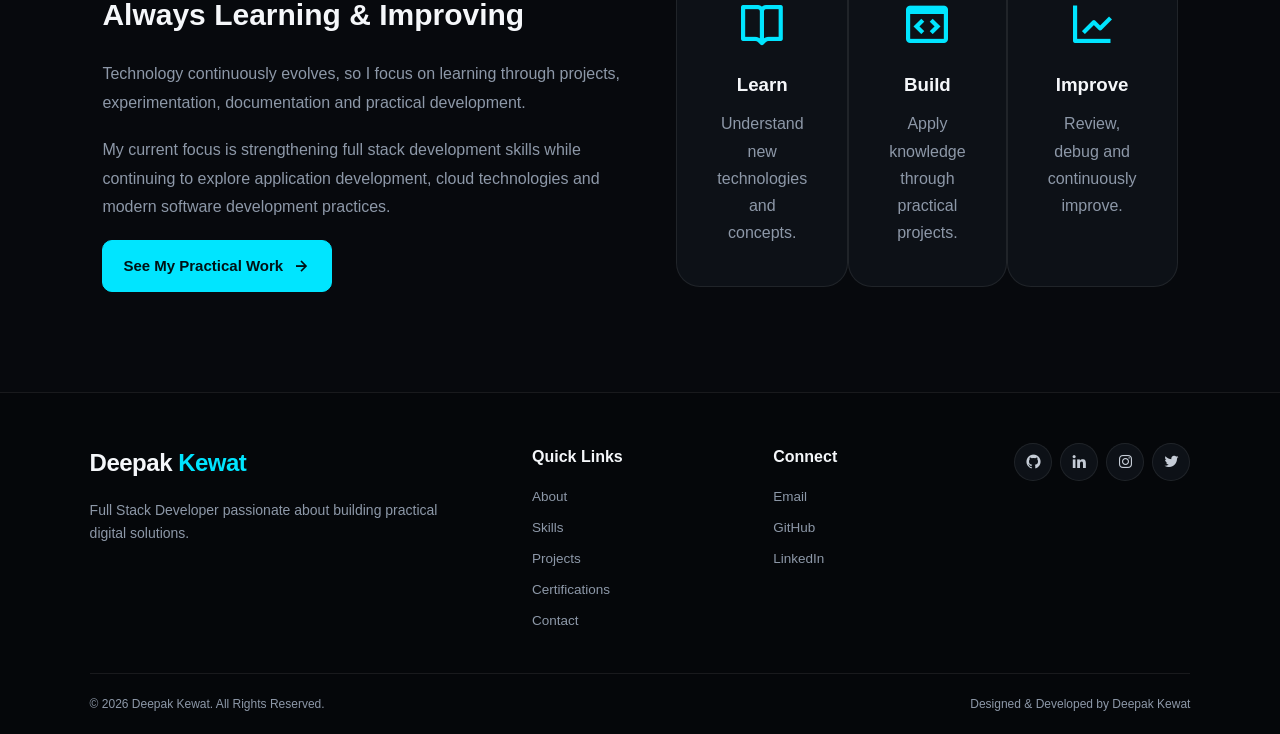
<file: skills.html>
<!DOCTYPE html>
<html lang="en">

<head>

    <meta charset="UTF-8">

    <meta name="viewport" content="width=device-width, initial-scale=1.0">

    <meta name="description"
        content="Technical skills and technologies of Deepak Kewat including web development, Java, Android, Firebase and software development tools.">

    <meta name="author" content="Deepak Kewat">

    <title>Skills | Deepak Kewat</title>

    <link rel="icon" type="image/png" href="./public/favicon.png">

    <!-- Boxicons -->
    <link
        href="https://unpkg.com/boxicons@2.1.4/css/boxicons.min.css"
        rel="stylesheet">

    <!-- Main CSS -->
    <link rel="stylesheet" href="./css/style.css">

</head>


<body>

    <!-- ================= HEADER ================= -->

    <header class="header">

        <a href="index.html" class="logo">
            Deepak <span>Kewat</span>
        </a>


        <button
            class="menu-toggle"
            id="menu-icon"
            aria-label="Open navigation menu"
            aria-expanded="false">

            <i class="bx bx-menu"></i>

        </button>


        <nav class="navbar" id="navbar">

            <a href="index.html">
                Home
            </a>

            <a href="about.html">
                About
            </a>

            <a href="skills.html" class="active">
                Skills
            </a>

            <a href="projects.html">
                Projects
            </a>

            <a href="experience.html">
                Experience
            </a>

            <a href="education.html">
                Education
            </a>

            <a href="certifications.html">
                Certifications
            </a>

            <a href="services.html">
                Services
            </a>

            <a href="contact.html">
                Contact
            </a>

        </nav>

    </header>



    <!-- ================= MAIN ================= -->

    <main>


        <!-- ================= PAGE HERO ================= -->

        <section class="page-hero">

            <div class="page-hero-content">

                <span class="section-label">
                    Technical Skills
                </span>

                <h1>
                    Technologies I <span>Work With</span>
                </h1>

                <p>
                    A collection of technologies, tools and development
                    areas that I use or actively work with.
                </p>

            </div>

        </section>



        <!-- ================= SKILLS OVERVIEW ================= -->

        <section class="skills-overview">

            <div class="section-header">

                <span class="section-label">
                    My Technical Stack
                </span>

                <h2>
                    Skills & <span>Technologies</span>
                </h2>

                <p>
                    My technical interests cover web development,
                    application development, backend technologies and
                    cloud-connected applications.
                </p>

            </div>



            <div class="skills-grid">


                <!-- ================= FRONTEND ================= -->

                <article class="skill-category">

                    <div class="skill-category-header">

                        <div class="skill-category-icon">

                            <i class="bx bx-code-alt"></i>

                        </div>

                        <div>

                            <h3>
                                Frontend Development
                            </h3>

                            <p>
                                Building responsive web interfaces.
                            </p>

                        </div>

                    </div>


                    <div class="skill-items">

                        <div class="skill-item">

                            <i class="bx bxl-html5"></i>

                            <span>
                                HTML5
                            </span>

                        </div>


                        <div class="skill-item">

                            <i class="bx bxl-css3"></i>

                            <span>
                                CSS3
                            </span>

                        </div>


                        <div class="skill-item">

                            <i class="bx bxl-javascript"></i>

                            <span>
                                JavaScript
                            </span>

                        </div>

                    </div>

                </article>



                <!-- ================= PROGRAMMING ================= -->

                <article class="skill-category">

                    <div class="skill-category-header">

                        <div class="skill-category-icon">

                            <i class="bx bx-terminal"></i>

                        </div>

                        <div>

                            <h3>
                                Programming
                            </h3>

                            <p>
                                Programming and application logic.
                            </p>

                        </div>

                    </div>


                    <div class="skill-items">

                        <div class="skill-item">

                            <i class="bx bxl-java"></i>

                            <span>
                                Java
                            </span>

                        </div>


                        <div class="skill-item">

                            <i class="bx bx-code-curly"></i>

                            <span>
                                Object-Oriented Programming
                            </span>

                        </div>


                        <div class="skill-item">

                            <i class="bx bx-brain"></i>

                            <span>
                                Problem Solving
                            </span>

                        </div>

                    </div>

                </article>



                <!-- ================= ANDROID ================= -->

                <article class="skill-category">

                    <div class="skill-category-header">

                        <div class="skill-category-icon">

                            <i class="bx bxl-android"></i>

                        </div>

                        <div>

                            <h3>
                                Android Development
                            </h3>

                            <p>
                                Building Android applications with Java.
                            </p>

                        </div>

                    </div>


                    <div class="skill-items">

                        <div class="skill-item">

                            <i class="bx bxl-android"></i>

                            <span>
                                Android
                            </span>

                        </div>


                        <div class="skill-item">

                            <i class="bx bx-mobile-alt"></i>

                            <span>
                                Android Studio
                            </span>

                        </div>


                        <div class="skill-item">

                            <i class="bx bx-code"></i>

                            <span>
                                Java Android Development
                            </span>

                        </div>

                    </div>

                </article>



                <!-- ================= FIREBASE ================= -->

                <article class="skill-category">

                    <div class="skill-category-header">

                        <div class="skill-category-icon">

                            <i class="bx bx-cloud"></i>

                        </div>

                        <div>

                            <h3>
                                Backend & Cloud
                            </h3>

                            <p>
                                Cloud-connected application development.
                            </p>

                        </div>

                    </div>


                    <div class="skill-items">

                        <div class="skill-item">

                            <i class="bx bx-fingerprint"></i>

                            <span>
                                Firebase Authentication
                            </span>

                        </div>


                        <div class="skill-item">

                            <i class="bx bx-data"></i>

                            <span>
                                Cloud Firestore
                            </span>

                        </div>


                        <div class="skill-item">

                            <i class="bx bx-bell"></i>

                            <span>
                                Firebase Cloud Messaging
                            </span>

                        </div>

                    </div>

                </article>



                <!-- ================= DATABASE ================= -->

                <article class="skill-category">

                    <div class="skill-category-header">

                        <div class="skill-category-icon">

                            <i class="bx bx-data"></i>

                        </div>

                        <div>

                            <h3>
                                Database
                            </h3>

                            <p>
                                Working with application data.
                            </p>

                        </div>

                    </div>


                    <div class="skill-items">

                        <div class="skill-item">

                            <i class="bx bx-data"></i>

                            <span>
                                Firestore
                            </span>

                        </div>


                        <div class="skill-item">

                            <i class="bx bx-table"></i>

                            <span>
                                Data Modeling
                            </span>

                        </div>


                        <div class="skill-item">

                            <i class="bx bx-git-branch"></i>

                            <span>
                                Application Data Flow
                            </span>

                        </div>

                    </div>

                </article>



                <!-- ================= TOOLS ================= -->

                <article class="skill-category">

                    <div class="skill-category-header">

                        <div class="skill-category-icon">

                            <i class="bx bx-wrench"></i>

                        </div>

                        <div>

                            <h3>
                                Tools & Platforms
                            </h3>

                            <p>
                                Tools used during development.
                            </p>

                        </div>

                    </div>


                    <div class="skill-items">

                        <div class="skill-item">

                            <i class="bx bxl-visual-studio"></i>

                            <span>
                                Visual Studio Code
                            </span>

                        </div>


                        <div class="skill-item">

                            <i class="bx bx-code-block"></i>

                            <span>
                                Android Studio
                            </span>

                        </div>


                        <div class="skill-item">

                            <i class="bx bxl-github"></i>

                            <span>
                                GitHub
                            </span>

                        </div>

                    </div>

                </article>



                <!-- ================= WEB/API ================= -->

                <article class="skill-category">

                    <div class="skill-category-header">

                        <div class="skill-category-icon">

                            <i class="bx bx-globe"></i>

                        </div>

                        <div>

                            <h3>
                                Web & APIs
                            </h3>

                            <p>
                                Connecting applications and services.
                            </p>

                        </div>

                    </div>


                    <div class="skill-items">

                        <div class="skill-item">

                            <i class="bx bx-link"></i>

                            <span>
                                REST APIs
                            </span>

                        </div>


                        <div class="skill-item">

                            <i class="bx bx-transfer"></i>

                            <span>
                                API Integration
                            </span>

                        </div>


                        <div class="skill-item">

                            <i class="bx bx-server"></i>

                            <span>
                                Client-Server Architecture
                            </span>

                        </div>

                    </div>

                </article>



                <!-- ================= DEVELOPMENT ================= -->

                <article class="skill-category">

                    <div class="skill-category-header">

                        <div class="skill-category-icon">

                            <i class="bx bx-layer"></i>

                        </div>

                        <div>

                            <h3>
                                Development Practices
                            </h3>

                            <p>
                                Practices used to build maintainable
                                applications.
                            </p>

                        </div>

                    </div>


                    <div class="skill-items">

                        <div class="skill-item">

                            <i class="bx bx-git-branch"></i>

                            <span>
                                Version Control
                            </span>

                        </div>


                        <div class="skill-item">

                            <i class="bx bx-bug"></i>

                            <span>
                                Debugging
                            </span>

                        </div>


                        <div class="skill-item">

                            <i class="bx bx-shield-quarter"></i>

                            <span>
                                Security Awareness
                            </span>

                        </div>

                    </div>

                </article>

            </div>

        </section>



        <!-- ================= LEARNING ================= -->

        <section class="learning-section">

            <div class="learning-container">

                <div class="learning-content">

                    <span class="section-label">
                        Continuous Learning
                    </span>

                    <h2>
                        Always <span>Learning & Improving</span>
                    </h2>

                    <p>
                        Technology continuously evolves, so I focus on
                        learning through projects, experimentation,
                        documentation and practical development.
                    </p>

                    <p>
                        My current focus is strengthening full stack
                        development skills while continuing to explore
                        application development, cloud technologies and
                        modern software development practices.
                    </p>

                    <a href="projects.html" class="btn">

                        See My Practical Work

                        <i class="bx bx-right-arrow-alt"></i>

                    </a>

                </div>


                <div class="learning-visual">

                    <div class="learning-card">

                        <i class="bx bx-book-open"></i>

                        <h3>
                            Learn
                        </h3>

                        <p>
                            Understand new technologies and concepts.
                        </p>

                    </div>


                    <div class="learning-card">

                        <i class="bx bx-code-block"></i>

                        <h3>
                            Build
                        </h3>

                        <p>
                            Apply knowledge through practical projects.
                        </p>

                    </div>


                    <div class="learning-card">

                        <i class="bx bx-line-chart"></i>

                        <h3>
                            Improve
                        </h3>

                        <p>
                            Review, debug and continuously improve.
                        </p>

                    </div>

                </div>

            </div>

        </section>

    </main>



    <!-- ================= FOOTER ================= -->

    <footer class="footer">

        <div class="footer-content">


            <div class="footer-brand">

                <a href="index.html" class="logo">
                    Deepak <span>Kewat</span>
                </a>

                <p>
                    Full Stack Developer passionate about building
                    practical digital solutions.
                </p>

            </div>


            <div class="footer-links">

                <h3>
                    Quick Links
                </h3>

                <a href="about.html">
                    About
                </a>

                <a href="skills.html">
                    Skills
                </a>

                <a href="projects.html">
                    Projects
                </a>

                <a href="certifications.html">
                    Certifications
                </a>

                <a href="contact.html">
                    Contact
                </a>

            </div>


            <div class="footer-links">

                <h3>
                    Connect
                </h3>

                <a href="mailto:deepakkewat768@gmail.com">
                    Email
                </a>

                <a
                    href="https://github.com/486220whitedevil"
                    target="_blank"
                    rel="noopener noreferrer">
                    GitHub
                </a>

                <a
                    href="https://www.linkedin.com/in/deepak-kewat-5621a922"
                    target="_blank"
                    rel="noopener noreferrer">
                    LinkedIn
                </a>

            </div>


            <div class="footer-social">

                <a
                    href="https://github.com/486220whitedevil"
                    target="_blank"
                    rel="noopener noreferrer"
                    aria-label="GitHub">

                    <i class="bx bxl-github"></i>

                </a>


                <a
                    href="https://www.linkedin.com/in/deepak-kewat-5621a922"
                    target="_blank"
                    rel="noopener noreferrer"
                    aria-label="LinkedIn">

                    <i class="bx bxl-linkedin"></i>

                </a>


                <a
                    href="https://www.instagram.com/er.deepak_344/"
                    target="_blank"
                    rel="noopener noreferrer"
                    aria-label="Instagram">

                    <i class="bx bxl-instagram"></i>

                </a>


                <a
                    href="https://x.com/Deepakk30309555"
                    target="_blank"
                    rel="noopener noreferrer"
                    aria-label="X">

                    <i class="bx bxl-twitter"></i>

                </a>

            </div>

        </div>


        <div class="footer-bottom">

            <p>
                ©
                <span id="current-year"></span>
                Deepak Kewat. All Rights Reserved.
            </p>

            <p>
                Designed & Developed by Deepak Kewat
            </p>

        </div>

    </footer>


    <!-- JavaScript -->

    <script src="./js/script.js"></script>

</body>

</html>
</file>
<file: css/style.css>
/* =========================================================
   DEEPAK KEWAT PORTFOLIO
   Production-level responsive stylesheet
   ========================================================= */


/* =========================
   ROOT VARIABLES
   ========================= */

:root {
    --bg: #07090d;
    --surface: #0d1117;
    --surface-light: #111821;

    --primary: #00e5ff;
    --primary-dark: #00b8cc;

    --text: #f5f7fa;
    --text-light: #c5ccd6;
    --text-muted: #8d98a8;

    --border: rgba(255, 255, 255, 0.08);

    --shadow:
        0 20px 60px rgba(0, 0, 0, 0.35);

    --radius-sm: 10px;
    --radius-md: 18px;
    --radius-lg: 28px;

    --header-height: 76px;

    --transition: 0.3s ease;
}


/* =========================
   RESET
   ========================= */

* {
    margin: 0;
    padding: 0;
    box-sizing: border-box;
}


html {
    font-size: 62.5%;
    scroll-behavior: smooth;
    scroll-padding-top: 90px;
}


body {
    min-height: 100vh;

    font-family:
        Inter,
        "Segoe UI",
        Roboto,
        Helvetica,
        Arial,
        sans-serif;

    font-size: 1.6rem;
    line-height: 1.7;

    color: var(--text);
    background: var(--bg);

    overflow-x: hidden;
}


body::selection {
    color: var(--bg);
    background: var(--primary);
}


img {
    display: block;
    max-width: 100%;
}


a {
    color: inherit;
    text-decoration: none;
}


button,
input,
textarea {
    font: inherit;
}


button {
    border: 0;
    cursor: pointer;
}


ul {
    list-style: none;
}


/* =========================
   SCROLLBAR
   ========================= */

::-webkit-scrollbar {
    width: 9px;
}


::-webkit-scrollbar-track {
    background: var(--bg);
}


::-webkit-scrollbar-thumb {
    background: #26303c;
    border-radius: 20px;
}


::-webkit-scrollbar-thumb:hover {
    background: var(--primary);
}


/* =========================
   HEADER
   ========================= */

.header {
    position: fixed;

    top: 0;
    left: 0;

    width: 100%;
    height: var(--header-height);

    padding: 0 7%;

    display: flex;
    align-items: center;
    justify-content: space-between;

    z-index: 1000;

    background: rgba(7, 9, 13, 0.82);

    border-bottom: 1px solid var(--border);

    backdrop-filter: blur(18px);
    -webkit-backdrop-filter: blur(18px);
}


.logo {
    font-size: 2.4rem;
    font-weight: 800;
    letter-spacing: -0.5px;

    white-space: nowrap;
}


.logo span {
    color: var(--primary);
}


.navbar {
    display: flex;
    align-items: center;
    gap: 2.6rem;
}


.navbar a {
    position: relative;

    color: var(--text-light);

    font-size: 1.45rem;
    font-weight: 600;

    transition: var(--transition);
}


.navbar a::after {
    content: "";

    position: absolute;

    left: 0;
    bottom: -7px;

    width: 0;
    height: 2px;

    background: var(--primary);

    transition: var(--transition);
}


.navbar a:hover,
.navbar a.active {
    color: var(--primary);
}


.navbar a:hover::after,
.navbar a.active::after {
    width: 100%;
}


.menu-toggle {
    display: none;

    width: 44px;
    height: 44px;

    align-items: center;
    justify-content: center;

    color: var(--text);

    background: transparent;

    font-size: 2.8rem;

    border-radius: 10px;

    transition: var(--transition);
}


.menu-toggle:hover {
    color: var(--primary);
    background: rgba(0, 229, 255, 0.08);
}


/* =========================
   COMMON SECTION
   ========================= */

section {
    padding: 10rem 7% 8rem;
}


.section-header {
    max-width: 800px;

    margin: 0 auto 5rem;

    text-align: center;
}


.section-label,
.eyebrow {
    display: inline-block;

    margin-bottom: 1rem;

    color: var(--primary);

    font-size: 1.3rem;
    font-weight: 700;

    text-transform: uppercase;
    letter-spacing: 2px;
}


.section-header h2 {
    margin-bottom: 1.5rem;

    font-size: clamp(3rem, 5vw, 5rem);

    line-height: 1.15;

    letter-spacing: -1px;
}


.section-header h2 span {
    color: var(--primary);
}


.section-header p {
    color: var(--text-muted);
    font-size: 1.6rem;
}


.section-button {
    display: flex;
    justify-content: center;

    margin-top: 4rem;
}


/* =========================
   BUTTONS
   ========================= */

.btn {
    display: inline-flex;

    align-items: center;
    justify-content: center;

    gap: 0.8rem;

    min-height: 50px;

    padding: 1.2rem 2rem;

    color: #001114;

    background: var(--primary);

    border: 1px solid var(--primary);
    border-radius: 10px;

    font-size: 1.5rem;
    font-weight: 700;

    transition: var(--transition);
}


.btn i {
    font-size: 2rem;
}


.btn:hover {
    color: var(--primary);

    background: transparent;

    transform: translateY(-3px);

    box-shadow:
        0 10px 30px rgba(0, 229, 255, 0.12);
}


.btn-outline {
    color: var(--text);

    background: transparent;

    border-color: var(--border);
}


.btn-outline:hover {
    color: var(--bg);

    background: var(--primary);

    border-color: var(--primary);
}


.text-link {
    display: inline-flex;

    align-items: center;

    gap: 0.6rem;

    margin-top: 1.5rem;

    color: var(--primary);

    font-weight: 700;

    transition: var(--transition);
}


.text-link i {
    font-size: 1.9rem;

    transition: var(--transition);
}


.text-link:hover {
    color: var(--text);
}


.text-link:hover i {
    transform: translateX(5px);
}


/* =========================
   HERO / HOME
   ========================= */

.home {
    min-height: 100vh;

    padding-top: calc(var(--header-height) + 7rem);

    display: grid;

    grid-template-columns:
        minmax(0, 1.15fr)
        minmax(300px, 0.85fr);

    align-items: center;

    gap: 7rem;

    position: relative;
}


.home::before {
    content: "";

    position: absolute;

    width: 400px;
    height: 400px;

    top: 15%;
    left: -180px;

    background: rgba(0, 229, 255, 0.07);

    filter: blur(100px);

    pointer-events: none;
}


.home-content {
    max-width: 720px;
}


.home-content h1 {
    margin-bottom: 1rem;

    font-size: clamp(4rem, 6vw, 7rem);

    line-height: 1.05;

    letter-spacing: -2px;
}


.home-content h1 span {
    display: block;

    color: var(--primary);
}


.home-content h2 {
    margin-bottom: 2rem;

    color: var(--text-light);

    font-size: clamp(2.3rem, 3vw, 3.5rem);

    font-weight: 600;
}


.hero-description {
    max-width: 650px;

    color: var(--text-muted);

    font-size: 1.7rem;
}


.hero-buttons {
    display: flex;

    flex-wrap: wrap;

    gap: 1.2rem;

    margin-top: 3rem;
}


.social-links {
    display: flex;

    align-items: center;

    gap: 1rem;

    margin-top: 3rem;
}


.social-links a,
.footer-social a {
    width: 43px;
    height: 43px;

    display: inline-flex;

    align-items: center;
    justify-content: center;

    color: var(--text-light);

    background: var(--surface);

    border: 1px solid var(--border);

    border-radius: 50%;

    font-size: 2rem;

    transition: var(--transition);
}


.social-links a:hover,
.footer-social a:hover {
    color: var(--bg);

    background: var(--primary);

    border-color: var(--primary);

    transform: translateY(-4px);
}


.home-image {
    display: flex;

    justify-content: center;
    align-items: center;
}


.image-wrapper {
    position: relative;

    width: min(100%, 400px);

    aspect-ratio: 1;

    padding: 1.2rem;

    border-radius: 50%;

    background:
        linear-gradient(
            145deg,
            rgba(0, 229, 255, 0.35),
            transparent 45%
        );

    box-shadow:
        0 0 70px rgba(0, 229, 255, 0.10);
}


.image-wrapper::before {
    content: "";

    position: absolute;

    inset: 0;

    border: 1px solid rgba(0, 229, 255, 0.25);

    border-radius: 50%;
}


.image-wrapper img {
    width: 100%;
    height: 100%;

    object-fit: cover;

    border-radius: 50%;

    border: 6px solid var(--surface);

    position: relative;
    z-index: 1;
}


/* =========================
   ABOUT PREVIEW
   ========================= */

.home-about {
    background: var(--surface);
}


.about-preview {
    max-width: 1200px;

    margin: auto;

    display: grid;

    grid-template-columns:
        0.9fr
        1.1fr;

    gap: 5rem;

    align-items: center;
}


.about-preview-content p {
    margin-bottom: 1.5rem;

    color: var(--text-muted);

    font-size: 1.65rem;
}


.about-highlights {
    display: grid;

    grid-template-columns: repeat(3, 1fr);

    gap: 1.5rem;
}


.highlight-card {
    padding: 2.4rem 1.8rem;

    background: var(--bg);

    border: 1px solid var(--border);

    border-radius: var(--radius-md);

    transition: var(--transition);
}


.highlight-card:hover {
    border-color: rgba(0, 229, 255, 0.35);

    transform: translateY(-5px);
}


.highlight-card i {
    color: var(--primary);

    font-size: 3rem;

    margin-bottom: 1.5rem;
}


.highlight-card h3 {
    margin-bottom: 0.7rem;

    font-size: 1.7rem;
}


.highlight-card p {
    color: var(--text-muted);

    font-size: 1.35rem;
}


/* =========================
   SKILLS PREVIEW
   ========================= */

.skills-preview {
    background: var(--bg);
}


.skills-preview-grid {
    max-width: 1200px;

    margin: auto;

    display: grid;

    grid-template-columns: repeat(4, 1fr);

    gap: 1.8rem;
}


.skill-card {
    padding: 3rem 2.2rem;

    background: var(--surface);

    border: 1px solid var(--border);

    border-radius: var(--radius-md);

    transition: var(--transition);
}


.skill-card:hover {
    transform: translateY(-7px);

    border-color: rgba(0, 229, 255, 0.35);

    box-shadow: var(--shadow);
}


.skill-card i {
    display: inline-flex;

    margin-bottom: 1.8rem;

    color: var(--primary);

    font-size: 3.5rem;
}


.skill-card h3 {
    margin-bottom: 0.8rem;

    font-size: 1.9rem;
}


.skill-card p {
    color: var(--text-muted);

    font-size: 1.4rem;
}


/* =========================
   PROJECTS
   ========================= */

.featured-projects {
    background: var(--surface);
}


.projects-preview-grid {
    max-width: 1200px;

    margin: auto;

    display: grid;

    grid-template-columns: repeat(3, 1fr);

    gap: 2rem;
}


.project-card {
    overflow: hidden;

    background: var(--bg);

    border: 1px solid var(--border);

    border-radius: var(--radius-md);

    transition: var(--transition);
}


.project-card:hover {
    transform: translateY(-7px);

    border-color: rgba(0, 229, 255, 0.35);

    box-shadow: var(--shadow);
}


.project-image {
    position: relative;

    aspect-ratio: 16 / 9;

    overflow: hidden;

    background: var(--surface-light);
}


.project-image img {
    width: 100%;
    height: 100%;

    object-fit: cover;

    transition: transform 0.5s ease;
}


.project-card:hover .project-image img {
    transform: scale(1.05);
}


.project-category {
    position: absolute;

    top: 1.2rem;
    left: 1.2rem;

    padding: 0.5rem 1rem;

    color: var(--primary);

    background: rgba(7, 9, 13, 0.88);

    border: 1px solid rgba(0, 229, 255, 0.25);

    border-radius: 50px;

    font-size: 1.15rem;
    font-weight: 700;
}


.project-content {
    padding: 2.2rem;
}


.project-content h3 {
    margin-bottom: 1rem;

    font-size: 2.1rem;
}


.project-content p {
    color: var(--text-muted);

    font-size: 1.4rem;
}


.project-tech {
    display: flex;

    flex-wrap: wrap;

    gap: 0.7rem;

    margin-top: 1.7rem;
}


.project-tech span {
    padding: 0.45rem 0.9rem;

    color: var(--text-light);

    background: var(--surface-light);

    border: 1px solid var(--border);

    border-radius: 6px;

    font-size: 1.15rem;
}


/* =========================
   CTA
   ========================= */

.home-cta {
    padding-top: 8rem;
    padding-bottom: 8rem;

    text-align: center;

    background:
        radial-gradient(
            circle at center,
            rgba(0, 229, 255, 0.09),
            transparent 55%
        );
}


.cta-content {
    max-width: 700px;

    margin: auto;
}


.cta-content h2 {
    margin-bottom: 1.2rem;

    font-size: clamp(3rem, 5vw, 5rem);

    line-height: 1.15;
}


.cta-content p {
    margin-bottom: 2.5rem;

    color: var(--text-muted);
}


/* =========================
   FOOTER
   ========================= */

.footer {
    padding: 5rem 7% 2rem;

    background: #05070a;

    border-top: 1px solid var(--border);
}


.footer-content {
    max-width: 1200px;

    margin: auto;

    display: grid;

    grid-template-columns: 2fr 1fr 1fr auto;

    gap: 4rem;

    padding-bottom: 4rem;
}


.footer-brand {
    max-width: 350px;
}


.footer-brand p {
    margin-top: 1.5rem;

    color: var(--text-muted);

    font-size: 1.4rem;
}


.footer-links {
    display: flex;

    flex-direction: column;

    gap: 0.8rem;
}


.footer-links h3 {
    margin-bottom: 0.8rem;

    font-size: 1.6rem;
}


.footer-links a {
    width: fit-content;

    color: var(--text-muted);

    font-size: 1.35rem;

    transition: var(--transition);
}


.footer-links a:hover {
    color: var(--primary);

    transform: translateX(3px);
}


.footer-social {
    display: flex;

    gap: 0.8rem;

    align-items: flex-start;
}


.footer-social a {
    width: 38px;
    height: 38px;

    font-size: 1.7rem;
}


.footer-bottom {
    max-width: 1200px;

    margin: auto;

    padding-top: 2rem;

    display: flex;

    justify-content: space-between;

    gap: 2rem;

    border-top: 1px solid var(--border);

    color: var(--text-muted);

    font-size: 1.2rem;
}


/* =========================
   FOCUS ACCESSIBILITY
   ========================= */

a:focus-visible,
button:focus-visible,
input:focus-visible,
textarea:focus-visible {
    outline: 2px solid var(--primary);

    outline-offset: 4px;
}


/* =========================
   RESPONSIVE — 1100px
   ========================= */

@media (max-width: 1100px) {

    .header {
        padding: 0 5%;
    }


    section {
        padding-left: 5%;
        padding-right: 5%;
    }


    .navbar {
        gap: 1.7rem;
    }


    .navbar a {
        font-size: 1.35rem;
    }


    .home {
        gap: 4rem;
    }


    .skills-preview-grid {
        grid-template-columns: repeat(2, 1fr);
    }


    .footer {
        padding-left: 5%;
        padding-right: 5%;
    }

}


/* =========================
   RESPONSIVE — 900px
   ========================= */

@media (max-width: 900px) {

    .menu-toggle {
        display: flex;
    }


    .navbar {
        position: absolute;

        top: var(--header-height);
        left: 0;

        width: 100%;

        padding: 1.5rem 5% 2rem;

        display: none;

        flex-direction: column;

        align-items: stretch;

        gap: 0;

        background: rgba(7, 9, 13, 0.97);

        border-bottom: 1px solid var(--border);

        backdrop-filter: blur(20px);
    }


    .navbar.active {
        display: flex;
    }


    .navbar a {
        padding: 1.3rem 0;

        border-bottom: 1px solid var(--border);

        font-size: 1.5rem;
    }


    .navbar a:last-child {
        border-bottom: 0;
    }


    .navbar a::after {
        display: none;
    }


    .home {
        grid-template-columns: 1fr;

        text-align: center;

        padding-top: 12rem;
    }


    .home-content {
        max-width: 800px;

        margin: auto;
    }


    .hero-description {
        margin: auto;
    }


    .hero-buttons,
    .social-links {
        justify-content: center;
    }


    .home-image {
        order: -1;
    }


    .image-wrapper {
        width: min(70vw, 320px);
    }


    .about-preview {
        grid-template-columns: 1fr;
    }


    .projects-preview-grid {
        grid-template-columns: 1fr 1fr;
    }


    .footer-content {
        grid-template-columns: 1fr 1fr;
    }

}


/* =========================
   RESPONSIVE — 650px
   ========================= */

@media (max-width: 650px) {

    html {
        font-size: 58%;
    }


    section {
        padding-top: 8rem;
        padding-bottom: 6rem;
    }


    .home {
        min-height: auto;

        padding-top: 11rem;
    }


    .home-content h1 {
        font-size: clamp(3.7rem, 12vw, 5.5rem);
    }


    .home-content h2 {
        font-size: 2.3rem;
    }


    .hero-description {
        font-size: 1.5rem;
    }


    .hero-buttons {
        flex-direction: column;

        align-items: stretch;

        max-width: 320px;

        margin-left: auto;
        margin-right: auto;
    }


    .btn {
        width: 100%;
    }


    .about-highlights {
        grid-template-columns: 1fr;
    }


    .skills-preview-grid {
        grid-template-columns: 1fr;
    }


    .projects-preview-grid {
        grid-template-columns: 1fr;
    }


    .footer-content {
        grid-template-columns: 1fr;

        gap: 3rem;
    }


    .footer-social {
        justify-content: flex-start;
    }


    .footer-bottom {
        flex-direction: column;

        text-align: center;
    }

}


/* =========================
   RESPONSIVE — 450px
   ========================= */

@media (max-width: 450px) {

    .header {
        padding: 0 4%;
    }


    section {
        padding-left: 4%;
        padding-right: 4%;
    }


    .logo {
        font-size: 2rem;
    }


    .image-wrapper {
        width: min(75vw, 280px);
    }


    .section-header {
        margin-bottom: 3.5rem;
    }


    .social-links a {
        width: 40px;
        height: 40px;

        font-size: 1.8rem;
    }

}


/* =========================
   REDUCED MOTION
   ========================= */

@media (prefers-reduced-motion: reduce) {

    html {
        scroll-behavior: auto;
    }


    *,
    *::before,
    *::after {
        animation-duration: 0.01ms !important;

        animation-iteration-count: 1 !important;

        transition-duration: 0.01ms !important;

        scroll-behavior: auto !important;
    }

}

/* =========================================================
   INNER PAGES — PRODUCTION STYLES
   ========================================================= */

/* ---------- PAGE HERO ---------- */

.page-hero {
    min-height: 42vh;
    display: flex;
    align-items: center;
    justify-content: center;
    text-align: center;
    padding: 150px 8% 80px;
    background:
        radial-gradient(circle at 20% 20%, rgba(0, 212, 255, 0.08), transparent 35%),
        radial-gradient(circle at 80% 80%, rgba(0, 212, 255, 0.05), transparent 35%),
        var(--bg);
}

.page-hero-content {
    max-width: 850px;
    margin: auto;
}

.page-hero h1 {
    font-size: clamp(2.4rem, 6vw, 4.5rem);
    line-height: 1.1;
    margin-bottom: 20px;
}

.page-hero h1 span {
    color: var(--primary);
}

.page-hero p {
    max-width: 700px;
    margin: auto;
    color: var(--text-muted);
    font-size: 1.05rem;
    line-height: 1.8;
}


/* ---------- COMMON CONTENT ---------- */

.about-profile,
.skills-overview,
.projects-section,
.experience-intro,
.education-section,
.certifications-section,
.services-section,
.contact-section {
    padding: 100px 8%;
}

.about-profile {
    display: grid;
    grid-template-columns: 0.85fr 1.15fr;
    gap: 70px;
    align-items: center;
}

.about-profile-image {
    display: flex;
    justify-content: center;
}

.profile-image-wrapper {
    width: min(100%, 420px);
    padding: 12px;
    border: 1px solid rgba(0, 212, 255, 0.25);
    border-radius: 25px;
    background: var(--surface);
    box-shadow: 0 20px 60px rgba(0, 0, 0, 0.25);
}

.profile-image-wrapper img {
    width: 100%;
    display: block;
    border-radius: 18px;
    object-fit: cover;
}

.about-profile-content h2,
.learning-content h2,
.current-focus-content h2,
.education-career-content h2 {
    font-size: clamp(2rem, 4vw, 3rem);
    margin-bottom: 20px;
}

.about-profile-content p,
.learning-content p,
.current-focus-content p,
.education-career-content p {
    color: var(--text-muted);
    line-height: 1.8;
    margin-bottom: 18px;
}

.about-actions {
    display: flex;
    flex-wrap: wrap;
    gap: 15px;
    margin-top: 30px;
}


/* ---------- ABOUT / WHAT I DO ---------- */

.what-i-do,
.professional-highlights,
.career-focus {
    padding: 100px 8%;
}

.about-focus-grid,
.highlights-grid {
    display: grid;
    grid-template-columns: repeat(4, 1fr);
    gap: 24px;
}

.focus-card,
.professional-card {
    padding: 30px;
    border: 1px solid var(--border);
    background: var(--surface);
    border-radius: 18px;
    transition: 0.3s ease;
}

.focus-card:hover,
.professional-card:hover {
    transform: translateY(-7px);
    border-color: var(--primary);
    box-shadow: 0 15px 40px rgba(0, 0, 0, 0.2);
}

.focus-icon,
.professional-card i {
    width: 55px;
    height: 55px;
    display: grid;
    place-items: center;
    border-radius: 14px;
    background: rgba(0, 212, 255, 0.1);
    color: var(--primary);
    font-size: 1.7rem;
    margin-bottom: 20px;
}

.focus-card h3,
.professional-card h3 {
    margin-bottom: 12px;
}

.focus-card p,
.professional-card p {
    color: var(--text-muted);
    line-height: 1.7;
}

.career-focus {
    padding-top: 30px;
}

.career-focus-content {
    max-width: 900px;
    margin: auto;
    text-align: center;
}


/* ---------- SKILLS ---------- */

.skills-overview {
    padding-top: 60px;
}

.skills-grid {
    display: grid;
    grid-template-columns: repeat(2, 1fr);
    gap: 25px;
}

.skill-category {
    background: var(--surface);
    border: 1px solid var(--border);
    border-radius: 20px;
    padding: 30px;
    transition: 0.3s ease;
}

.skill-category:hover {
    transform: translateY(-5px);
    border-color: var(--primary);
}

.skill-category-header {
    display: flex;
    align-items: center;
    gap: 15px;
    margin-bottom: 25px;
}

.skill-category-icon {
    width: 52px;
    height: 52px;
    display: grid;
    place-items: center;
    border-radius: 14px;
    background: rgba(0, 212, 255, 0.1);
    color: var(--primary);
    font-size: 1.5rem;
}

.skill-category-header h3 {
    font-size: 1.25rem;
}

.skill-items {
    display: flex;
    flex-wrap: wrap;
    gap: 10px;
}

.skill-item {
    padding: 9px 15px;
    border-radius: 30px;
    background: var(--surface-light);
    border: 1px solid var(--border);
    color: var(--text-muted);
    font-size: 0.9rem;
    transition: 0.25s ease;
}

.skill-item:hover {
    color: var(--primary);
    border-color: var(--primary);
}

.learning-section {
    padding: 30px 8% 100px;
}

.learning-container {
    display: grid;
    grid-template-columns: 1.2fr 0.8fr;
    gap: 50px;
    align-items: center;
}

.learning-visual {
    display: flex;
    justify-content: center;
}

.learning-card {
    width: min(100%, 400px);
    padding: 40px;
    text-align: center;
    background: var(--surface);
    border: 1px solid var(--border);
    border-radius: 24px;
}

.learning-card i {
    font-size: 5rem;
    color: var(--primary);
    margin-bottom: 20px;
}

.learning-card h3 {
    margin-bottom: 10px;
}

.learning-card p {
    color: var(--text-muted);
}


/* ---------- PROJECTS ---------- */

.project-case-study {
    display: grid;
    grid-template-columns: 0.9fr 1.1fr;
    gap: 55px;
    align-items: center;
}

.project-case-image {
    position: relative;
}

.project-image-placeholder {
    min-height: 380px;
    display: grid;
    place-items: center;
    border-radius: 25px;
    background:
        linear-gradient(135deg, rgba(0, 212, 255, 0.12), rgba(0, 212, 255, 0.02)),
        var(--surface);
    border: 1px solid var(--border);
}

.project-image-placeholder i {
    font-size: 7rem;
    color: var(--primary);
}

.project-case-content h2 {
    font-size: clamp(2rem, 4vw, 3.2rem);
    margin-bottom: 15px;
}

.project-intro,
.project-detail {
    color: var(--text-muted);
    line-height: 1.8;
    margin-bottom: 20px;
}

.project-detail strong {
    color: var(--text);
}

.project-tech-list,
.technology-list {
    display: flex;
    flex-wrap: wrap;
    gap: 10px;
    margin-top: 20px;
}

.project-tech-list span,
.technology-list span {
    padding: 8px 14px;
    border-radius: 25px;
    background: rgba(0, 212, 255, 0.08);
    border: 1px solid rgba(0, 212, 255, 0.2);
    color: var(--primary);
    font-size: 0.88rem;
}

.project-features {
    padding: 100px 8%;
}

.project-feature-grid {
    display: grid;
    grid-template-columns: repeat(3, 1fr);
    gap: 24px;
}

.project-feature-card {
    padding: 30px;
    border: 1px solid var(--border);
    border-radius: 18px;
    background: var(--surface);
    transition: 0.3s ease;
}

.project-feature-card:hover {
    transform: translateY(-6px);
    border-color: var(--primary);
}

.feature-icon {
    width: 52px;
    height: 52px;
    display: grid;
    place-items: center;
    border-radius: 14px;
    background: rgba(0, 212, 255, 0.1);
    color: var(--primary);
    font-size: 1.5rem;
    margin-bottom: 18px;
}

.project-feature-card p {
    color: var(--text-muted);
    line-height: 1.7;
    margin-top: 10px;
}

.development-approach {
    padding: 30px 8% 100px;
}

.approach-grid {
    display: grid;
    grid-template-columns: repeat(4, 1fr);
    gap: 20px;
}

.approach-card {
    text-align: center;
    padding: 30px 20px;
    background: var(--surface);
    border: 1px solid var(--border);
    border-radius: 18px;
}

.approach-number {
    width: 50px;
    height: 50px;
    display: grid;
    place-items: center;
    margin: 0 auto 18px;
    border-radius: 50%;
    background: var(--primary);
    color: #000;
    font-weight: 700;
}

.approach-card p {
    color: var(--text-muted);
    margin-top: 10px;
    line-height: 1.6;
}

.project-status {
    padding: 30px 8% 100px;
}

.status-container {
    display: grid;
    grid-template-columns: 1.2fr 0.8fr;
    gap: 30px;
    align-items: stretch;
}

.status-content,
.status-card {
    padding: 35px;
    border-radius: 20px;
    border: 1px solid var(--border);
    background: var(--surface);
}

.status-content p {
    color: var(--text-muted);
    line-height: 1.8;
}

.status-card {
    display: flex;
    align-items: center;
    gap: 20px;
}

.status-icon {
    font-size: 2.5rem;
    color: var(--primary);
}

.status-card p {
    color: var(--text-muted);
    margin-top: 6px;
}

.more-projects {
    padding: 0 8% 100px;
    text-align: center;
}

.more-projects p {
    color: var(--text-muted);
    margin-top: 10px;
}


/* ---------- EXPERIENCE TIMELINE ---------- */

.experience-intro {
    padding-bottom: 50px;
    text-align: center;
}

.experience-intro p {
    max-width: 800px;
    margin: auto;
    color: var(--text-muted);
    line-height: 1.8;
}

.experience-timeline {
    padding: 30px 8% 100px;
}

.timeline {
    position: relative;
    max-width: 1000px;
    margin: auto;
}

.timeline::before {
    content: "";
    position: absolute;
    top: 0;
    bottom: 0;
    left: 20px;
    width: 2px;
    background: var(--border);
}

.timeline-item {
    position: relative;
    padding-left: 65px;
    margin-bottom: 45px;
}

.timeline-marker {
    position: absolute;
    left: 9px;
    top: 5px;
    width: 24px;
    height: 24px;
    border-radius: 50%;
    background: var(--primary);
    border: 5px solid var(--bg);
    box-shadow: 0 0 0 2px var(--primary);
}

.timeline-content {
    padding: 30px;
    border-radius: 18px;
    border: 1px solid var(--border);
    background: var(--surface);
}

.timeline-date {
    color: var(--primary);
    font-size: 0.9rem;
    font-weight: 600;
    margin-bottom: 8px;
}

.timeline-role {
    font-size: 1.35rem;
    margin-bottom: 12px;
}

.timeline-content p {
    color: var(--text-muted);
    line-height: 1.7;
}

.timeline-tech {
    display: flex;
    flex-wrap: wrap;
    gap: 8px;
    margin-top: 18px;
}

.timeline-tech span {
    padding: 6px 12px;
    border-radius: 20px;
    background: var(--surface-light);
    color: var(--text-muted);
    font-size: 0.8rem;
}

.experience-learning {
    padding: 30px 8% 100px;
}

.learning-grid {
    display: grid;
    grid-template-columns: repeat(4, 1fr);
    gap: 22px;
}

.learning-card {
    text-align: center;
}

.learning-icon {
    font-size: 2rem;
    color: var(--primary);
    margin-bottom: 15px;
}

.current-focus {
    padding: 0 8% 100px;
}

.current-focus-container {
    max-width: 1000px;
    margin: auto;
    display: flex;
    align-items: center;
    gap: 30px;
    padding: 40px;
    border-radius: 24px;
    background: var(--surface);
    border: 1px solid var(--border);
}

.current-focus-icon {
    flex-shrink: 0;
    width: 75px;
    height: 75px;
    display: grid;
    place-items: center;
    border-radius: 20px;
    background: rgba(0, 212, 255, 0.1);
    color: var(--primary);
    font-size: 2.5rem;
}


/* ---------- EDUCATION ---------- */

.education-section {
    padding-top: 60px;
}

.education-timeline {
    max-width: 1000px;
    margin: auto;
}

.education-item {
    display: grid;
    grid-template-columns: 100px 30px 1fr;
    gap: 25px;
    margin-bottom: 40px;
    align-items: start;
}

.education-year {
    padding-top: 25px;
    color: var(--primary);
    font-weight: 700;
    text-align: right;
}

.education-line {
    position: relative;
    min-height: 160px;
}

.education-line::before {
    content: "";
    position: absolute;
    top: 0;
    bottom: -40px;
    left: 50%;
    width: 2px;
    background: var(--border);
}

.education-item:last-child .education-line::before {
    display: none;
}

.education-dot {
    position: absolute;
    top: 25px;
    left: 50%;
    transform: translateX(-50%);
    width: 16px;
    height: 16px;
    border-radius: 50%;
    background: var(--primary);
    box-shadow: 0 0 0 6px rgba(0, 212, 255, 0.1);
}

.education-card {
    padding: 30px;
    border-radius: 18px;
    border: 1px solid var(--border);
    background: var(--surface);
}

.featured-education {
    border-color: rgba(0, 212, 255, 0.35);
}

.education-level {
    color: var(--primary);
    font-size: 0.9rem;
    font-weight: 600;
    margin-bottom: 8px;
}

.education-meta {
    color: var(--text-muted);
    line-height: 1.7;
    margin-top: 12px;
}

.academic-focus {
    padding: 30px 8% 100px;
}

.academic-grid {
    display: grid;
    grid-template-columns: repeat(4, 1fr);
    gap: 22px;
}

.academic-card {
    text-align: center;
    padding: 30px 20px;
    border: 1px solid var(--border);
    border-radius: 18px;
    background: var(--surface);
}

.academic-icon {
    font-size: 2.2rem;
    color: var(--primary);
    margin-bottom: 15px;
}

.academic-card p {
    color: var(--text-muted);
    margin-top: 10px;
    line-height: 1.6;
}

.education-career {
    padding: 0 8% 100px;
}

.education-career-container {
    max-width: 1000px;
    margin: auto;
    display: flex;
    align-items: center;
    gap: 30px;
    padding: 40px;
    border-radius: 22px;
    background: var(--surface);
    border: 1px solid var(--border);
}

.education-career-icon {
    flex-shrink: 0;
    width: 70px;
    height: 70px;
    display: grid;
    place-items: center;
    border-radius: 18px;
    background: rgba(0, 212, 255, 0.1);
    color: var(--primary);
    font-size: 2.2rem;
}


/* ---------- CERTIFICATIONS ---------- */

.certifications-section {
    padding-top: 60px;
}

.certifications-grid {
    display: grid;
    grid-template-columns: repeat(2, 1fr);
    gap: 25px;
}

.certificate-card {
    padding: 30px;
    border: 1px solid var(--border);
    border-radius: 20px;
    background: var(--surface);
    transition: 0.3s ease;
}

.certificate-card:hover {
    transform: translateY(-6px);
    border-color: var(--primary);
}

.certificate-top {
    display: flex;
    align-items: center;
    justify-content: space-between;
    gap: 20px;
    margin-bottom: 25px;
}

.certificate-icon {
    width: 55px;
    height: 55px;
    display: grid;
    place-items: center;
    border-radius: 14px;
    background: rgba(0, 212, 255, 0.1);
    color: var(--primary);
    font-size: 1.7rem;
}

.certificate-number {
    color: var(--text-muted);
    font-size: 0.85rem;
}

.certificate-content h3 {
    font-size: 1.3rem;
    margin-bottom: 10px;
}

.certificate-category {
    color: var(--primary);
    font-size: 0.9rem;
    margin-bottom: 8px;
}

.certificate-issuer {
    color: var(--text-muted);
}

.certificate-footer {
    margin-top: 25px;
    padding-top: 18px;
    border-top: 1px solid var(--border);
    color: var(--text-muted);
    font-size: 0.85rem;
}

.certification-value {
    padding: 30px 8% 100px;
}

.certification-value-grid {
    display: grid;
    grid-template-columns: repeat(3, 1fr);
    gap: 22px;
}

.certification-value-card {
    text-align: center;
    padding: 30px;
    border-radius: 18px;
    border: 1px solid var(--border);
    background: var(--surface);
}

.value-icon {
    font-size: 2.2rem;
    color: var(--primary);
    margin-bottom: 15px;
}

.certification-value-card p {
    color: var(--text-muted);
    margin-top: 10px;
    line-height: 1.6;
}


/* ---------- SERVICES ---------- */

.services-section {
    padding-top: 60px;
}

.services-grid {
    display: grid;
    grid-template-columns: repeat(3, 1fr);
    gap: 24px;
}

.service-card {
    position: relative;
    padding: 35px 30px;
    border: 1px solid var(--border);
    border-radius: 20px;
    background: var(--surface);
    overflow: hidden;
    transition: 0.3s ease;
}

.service-card:hover {
    transform: translateY(-7px);
    border-color: var(--primary);
}

.service-icon {
    width: 58px;
    height: 58px;
    display: grid;
    place-items: center;
    border-radius: 15px;
    background: rgba(0, 212, 255, 0.1);
    color: var(--primary);
    font-size: 1.8rem;
    margin-bottom: 20px;
}

.service-number {
    position: absolute;
    top: 25px;
    right: 25px;
    color: var(--text-muted);
    font-size: 0.85rem;
}

.service-card p {
    color: var(--text-muted);
    line-height: 1.7;
    margin-top: 12px;
}

.service-tech {
    margin-top: 20px;
    color: var(--primary);
    font-size: 0.85rem;
}

.service-process {
    padding: 30px 8% 100px;
}

.process-grid {
    display: grid;
    grid-template-columns: repeat(4, 1fr);
    gap: 20px;
}

.process-card {
    text-align: center;
    padding: 30px 20px;
    background: var(--surface);
    border: 1px solid var(--border);
    border-radius: 18px;
}

.process-number {
    font-size: 0.85rem;
    color: var(--primary);
    font-weight: 700;
    margin-bottom: 15px;
}

.process-icon {
    font-size: 2rem;
    color: var(--primary);
    margin-bottom: 15px;
}

.process-card p {
    color: var(--text-muted);
    line-height: 1.6;
    margin-top: 10px;
}

.service-technologies {
    padding: 0 8% 100px;
    text-align: center;
}


/* ---------- CONTACT ---------- */

.contact-section {
    padding-top: 60px;
}

.contact-container {
    display: grid;
    grid-template-columns: 0.85fr 1.15fr;
    gap: 50px;
    align-items: start;
}

.contact-info-header {
    margin-bottom: 25px;
}

.contact-info-header p,
.contact-info-card p,
.form-header p,
.contact-availability p {
    color: var(--text-muted);
    line-height: 1.7;
}

.contact-info-card {
    display: flex;
    gap: 18px;
    align-items: flex-start;
    padding: 20px 0;
    border-bottom: 1px solid var(--border);
}

.contact-icon {
    flex-shrink: 0;
    width: 48px;
    height: 48px;
    display: grid;
    place-items: center;
    border-radius: 12px;
    background: rgba(0, 212, 255, 0.1);
    color: var(--primary);
    font-size: 1.3rem;
}

.contact-info-card h3 {
    margin-bottom: 5px;
}

.contact-info-card a {
    color: var(--text-muted);
    transition: 0.25s ease;
    word-break: break-word;
}

.contact-info-card a:hover {
    color: var(--primary);
}

.contact-form-wrapper {
    padding: 35px;
    border-radius: 22px;
    background: var(--surface);
    border: 1px solid var(--border);
}

.form-header {
    margin-bottom: 30px;
}

.form-header h2 {
    margin-bottom: 10px;
}

.contact-form {
    display: flex;
    flex-direction: column;
    gap: 20px;
}

.form-group label {
    display: block;
    margin-bottom: 8px;
    font-size: 0.9rem;
    font-weight: 600;
}

.input-wrapper,
.textarea-wrapper {
    position: relative;
}

.input-wrapper i,
.textarea-wrapper i {
    position: absolute;
    left: 16px;
    top: 16px;
    color: var(--text-muted);
}

.input-wrapper input,
.textarea-wrapper textarea {
    width: 100%;
    border: 1px solid var(--border);
    border-radius: 12px;
    background: var(--bg);
    color: var(--text);
    outline: none;
    font: inherit;
    transition: 0.25s ease;
}

.input-wrapper input {
    height: 52px;
    padding: 0 16px 0 45px;
}

.textarea-wrapper textarea {
    min-height: 170px;
    resize: vertical;
    padding: 16px 16px 16px 45px;
}

.input-wrapper input:focus,
.textarea-wrapper textarea:focus {
    border-color: var(--primary);
    box-shadow: 0 0 0 3px rgba(0, 212, 255, 0.08);
}

.form-submit {
    margin-top: 5px;
}

.form-submit .btn {
    width: 100%;
    justify-content: center;
}

.contact-availability {
    padding: 0 8% 100px;
}

.availability-container {
    max-width: 1000px;
    margin: auto;
    display: flex;
    align-items: center;
    gap: 25px;
    padding: 35px;
    border-radius: 20px;
    border: 1px solid var(--border);
    background: var(--surface);
}

.availability-icon {
    width: 65px;
    height: 65px;
    flex-shrink: 0;
    display: grid;
    place-items: center;
    border-radius: 17px;
    background: rgba(0, 212, 255, 0.1);
    color: var(--primary);
    font-size: 2rem;
}

.availability-content h2 {
    margin-bottom: 8px;
}


/* ---------- SCROLLED HEADER ---------- */

.header.scrolled {
    background: rgba(7, 11, 18, 0.96);
    box-shadow: 0 5px 25px rgba(0, 0, 0, 0.25);
}


/* =========================================================
   RESPONSIVE — TABLET
   ========================================================= */

@media (max-width: 1100px) {

    .about-focus-grid,
    .highlights-grid,
    .academic-grid,
    .learning-grid {
        grid-template-columns: repeat(2, 1fr);
    }

    .project-feature-grid {
        grid-template-columns: repeat(2, 1fr);
    }

    .services-grid {
        grid-template-columns: repeat(2, 1fr);
    }

    .process-grid,
    .approach-grid {
        grid-template-columns: repeat(2, 1fr);
    }
}


/* =========================================================
   RESPONSIVE — MOBILE
   ========================================================= */

@media (max-width: 900px) {

    .page-hero {
        min-height: 38vh;
        padding: 130px 6% 60px;
    }

    .about-profile,
    .learning-container,
    .project-case-study,
    .status-container,
    .contact-container {
        grid-template-columns: 1fr;
    }

    .about-profile-image {
        order: 1;
    }

    .about-profile-content {
        order: 2;
    }

    .skills-grid,
    .certifications-grid {
        grid-template-columns: 1fr;
    }

    .current-focus-container,
    .education-career-container,
    .availability-container {
        flex-direction: column;
        text-align: center;
    }

    .education-item {
        grid-template-columns: 70px 25px 1fr;
        gap: 15px;
    }

    .education-year {
        font-size: 0.9rem;
    }

    .contact-form-wrapper {
        padding: 25px;
    }
}


@media (max-width: 650px) {

    .page-hero {
        padding: 115px 5% 55px;
    }

    .about-profile,
    .skills-overview,
    .projects-section,
    .experience-intro,
    .education-section,
    .certifications-section,
    .services-section,
    .contact-section,
    .what-i-do,
    .professional-highlights,
    .career-focus,
    .project-features,
    .development-approach,
    .project-status,
    .more-projects,
    .experience-learning,
    .current-focus,
    .academic-focus,
    .education-career,
    .certification-value,
    .service-process,
    .service-technologies,
    .contact-availability {
        padding-left: 5%;
        padding-right: 5%;
    }

    .about-focus-grid,
    .highlights-grid,
    .project-feature-grid,
    .services-grid,
    .academic-grid,
    .learning-grid,
    .process-grid,
    .approach-grid {
        grid-template-columns: 1fr;
    }

    .project-image-placeholder {
        min-height: 280px;
    }

    .project-image-placeholder i {
        font-size: 5rem;
    }

    .timeline-item {
        padding-left: 50px;
    }

    .timeline::before {
        left: 14px;
    }

    .timeline-marker {
        left: 3px;
    }

    .education-item {
        grid-template-columns: 1fr;
        gap: 8px;
        padding-left: 35px;
        position: relative;
    }

    .education-year {
        text-align: left;
        padding-top: 0;
    }

    .education-line {
        position: absolute;
        left: 0;
        top: 0;
        height: 100%;
        min-height: 0;
    }

    .education-line::before {
        left: 7px;
        top: 15px;
        bottom: -40px;
    }

    .education-dot {
        left: 7px;
        top: 5px;
    }

    .certificate-card,
    .service-card,
    .project-feature-card,
    .skill-category,
    .timeline-content,
    .education-card {
        padding: 25px;
    }
}


@media (max-width: 450px) {

    .page-hero h1 {
        font-size: 2.3rem;
    }

    .page-hero p {
        font-size: 0.95rem;
    }

    .about-actions {
        flex-direction: column;
    }

    .about-actions .btn {
        width: 100%;
        justify-content: center;
    }

    .current-focus-container,
    .education-career-container,
    .availability-container {
        padding: 28px 20px;
    }

    .contact-form-wrapper {
        padding: 20px 16px;
    }

    .input-wrapper input {
        height: 50px;
    }
}


/* =========================================================
   ACCESSIBILITY
   ========================================================= */

input::placeholder,
textarea::placeholder {
    color: var(--text-muted);
    opacity: 0.75;
}

button,
a,
input,
textarea {
    -webkit-tap-highlight-color: transparent;
}

a:focus-visible,
button:focus-visible,
input:focus-visible,
textarea:focus-visible {
    outline: 2px solid var(--primary);
    outline-offset: 3px;
}


/* =========================================================
   REDUCED MOTION
   ========================================================= */

@media (prefers-reduced-motion: reduce) {

    *,
    *::before,
    *::after {
        scroll-behavior: auto !important;
        transition: none !important;
        animation: none !important;
    }
}

/* =========================================================
   MOBILE MENU FIX
   ========================================================= */

#menu-icon {
    display: none;
    font-size: 2rem;
    color: var(--text);
    cursor: pointer;
    z-index: 1001;
    user-select: none;
    -webkit-tap-highlight-color: transparent;
}


/* ---------- MOBILE NAVBAR ---------- */

@media (max-width: 900px) {

    #menu-icon {
        display: block;
    }

    .navbar {
        position: absolute;
        top: 100%;
        left: 0;
        width: 100%;
        padding: 20px 6%;
        background: rgba(7, 11, 18, 0.98);

        display: none;
        flex-direction: column;
        align-items: flex-start;
        gap: 0;

        border-top: 1px solid var(--border);
        border-bottom: 1px solid var(--border);

        box-shadow: 0 15px 30px rgba(0, 0, 0, 0.25);

        z-index: 1000;
    }

    .navbar.active {
        display: flex;
    }

    .navbar a {
        width: 100%;
        padding: 14px 0;
        display: block;
    }

    .navbar a::after {
        display: none;
    }

    .navbar a.active {
        color: var(--primary);
    }
}

.certificate-content {
    position: relative;
}

.view-certificate {
    display: inline-flex;
    align-items: center;
    gap: 5px;

    position: absolute;
    right: 0;
    bottom: 0;

    text-decoration: none;
    cursor: pointer;
}
</file>
